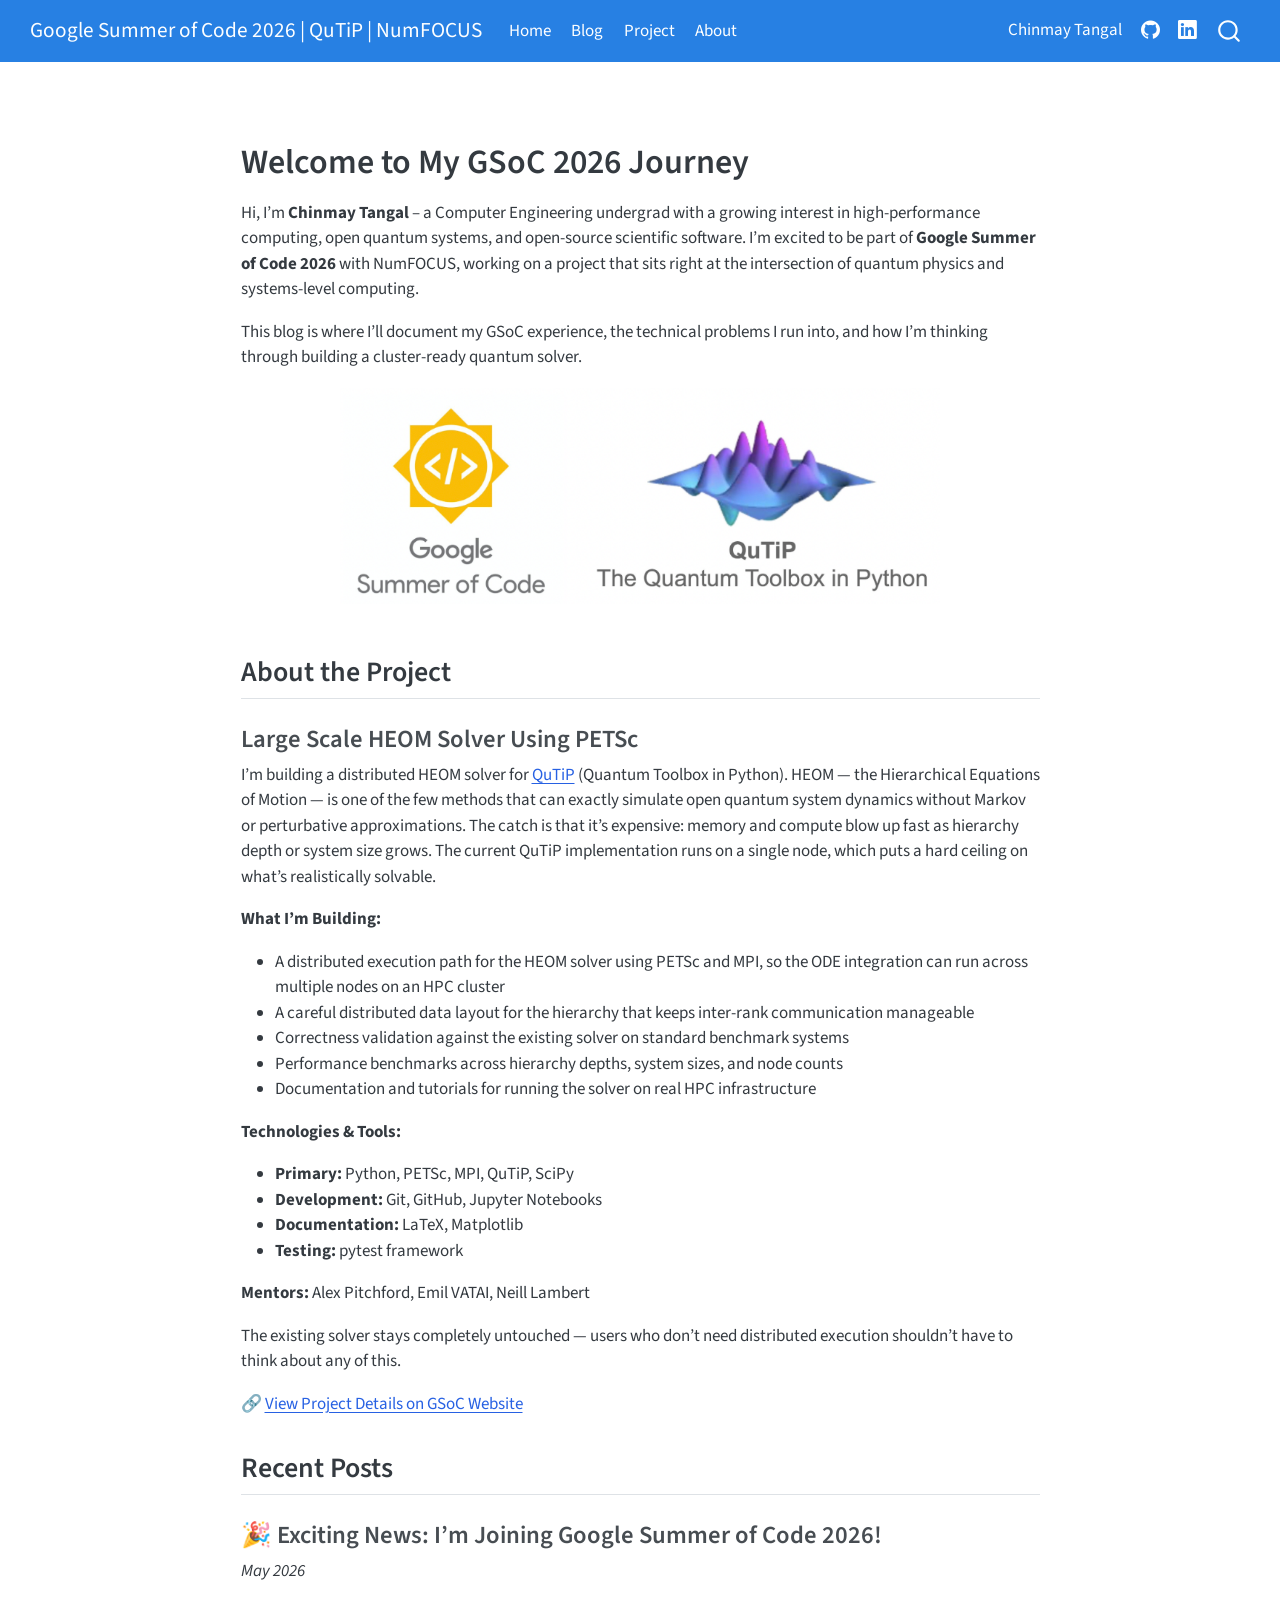
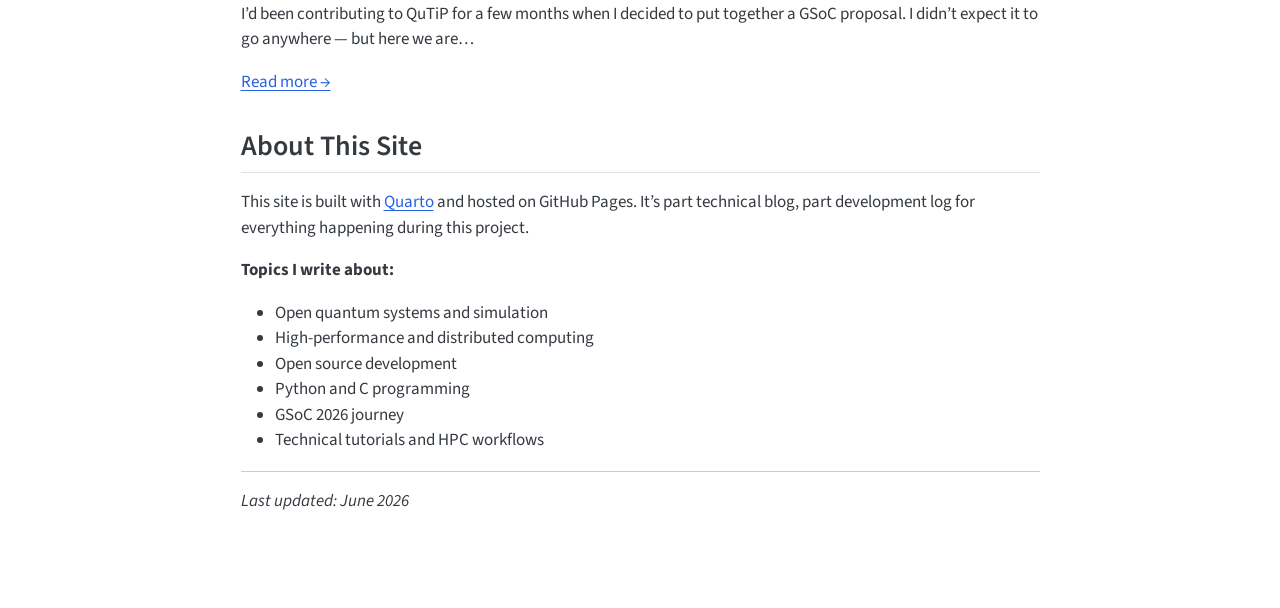
<file: docs/index.html>
<!DOCTYPE html>
<html xmlns="http://www.w3.org/1999/xhtml" lang="en" xml:lang="en"><head>

<meta charset="utf-8">
<meta name="generator" content="quarto-1.9.38">

<meta name="viewport" content="width=device-width, initial-scale=1.0, user-scalable=yes">


<title>Google Summer of Code 2026 | QuTiP | NumFOCUS</title>
<style>
/* Default styles provided by pandoc.
** See https://pandoc.org/MANUAL.html#variables-for-html for config info.
*/
code{white-space: pre-wrap;}
span.smallcaps{font-variant: small-caps;}
div.columns{display: flex; gap: min(4vw, 1.5em);}
div.column{flex: auto; overflow-x: auto;}
div.hanging-indent{margin-left: 1.5em; text-indent: -1.5em;}
ul.task-list{list-style: none;}
ul.task-list li input[type="checkbox"] {
  width: 0.8em;
  margin: 0 0.8em 0.2em -1em; /* quarto-specific, see https://github.com/quarto-dev/quarto-cli/issues/4556 */ 
  vertical-align: middle;
}
</style>


<script src="site_libs/quarto-nav/quarto-nav.js"></script>
<script src="site_libs/quarto-nav/headroom.min.js"></script>
<script src="site_libs/clipboard/clipboard.min.js"></script>
<script src="site_libs/quarto-search/autocomplete.umd.js"></script>
<script src="site_libs/quarto-search/fuse.min.js"></script>
<script src="site_libs/quarto-search/quarto-search.js"></script>
<meta name="quarto:offset" content="./">
<script src="site_libs/quarto-html/quarto.js" type="module"></script>
<script src="site_libs/quarto-html/tabsets/tabsets.js" type="module"></script>
<script src="site_libs/quarto-html/popper.min.js"></script>
<script src="site_libs/quarto-html/tippy.umd.min.js"></script>
<script src="site_libs/quarto-html/anchor.min.js"></script>
<link href="site_libs/quarto-html/tippy.css" rel="stylesheet">
<link href="site_libs/quarto-html/quarto-syntax-highlighting-15634bcf2e68342d4ad2dfa704d543f6.css" rel="stylesheet" id="quarto-text-highlighting-styles">
<script src="site_libs/bootstrap/bootstrap.min.js"></script>
<link href="site_libs/bootstrap/bootstrap-icons.css" rel="stylesheet">
<link href="site_libs/bootstrap/bootstrap-32a889d5c8f61d3f0f5c05f30bc27df8.min.css" rel="stylesheet" append-hash="true" id="quarto-bootstrap" data-mode="light">
<script id="quarto-search-options" type="application/json">{
  "location": "navbar",
  "copy-button": false,
  "collapse-after": 3,
  "panel-placement": "end",
  "type": "overlay",
  "limit": 50,
  "keyboard-shortcut": [
    "f",
    "/",
    "s"
  ],
  "show-item-context": false,
  "language": {
    "search-no-results-text": "No results",
    "search-matching-documents-text": "matching documents",
    "search-copy-link-title": "Copy link to search",
    "search-hide-matches-text": "Hide additional matches",
    "search-more-match-text": "more match in this document",
    "search-more-matches-text": "more matches in this document",
    "search-clear-button-title": "Clear",
    "search-text-placeholder": "",
    "search-detached-cancel-button-title": "Cancel",
    "search-submit-button-title": "Submit",
    "search-label": "Search"
  }
}</script>


<link rel="stylesheet" href="styles.css">
</head>

<body class="nav-fixed fullcontent quarto-light">

<div id="quarto-search-results"></div>
  <header id="quarto-header" class="headroom fixed-top quarto-banner">
    <nav class="navbar navbar-expand-lg " data-bs-theme="dark">
      <div class="navbar-container container-fluid">
      <div class="navbar-brand-container mx-auto">
    <a class="navbar-brand" href="./index.html">
    <span class="navbar-title">Google Summer of Code 2026 | QuTiP | NumFOCUS</span>
    </a>
  </div>
            <div id="quarto-search" class="" title="Search"></div>
          <button class="navbar-toggler" type="button" data-bs-toggle="collapse" data-bs-target="#navbarCollapse" aria-controls="navbarCollapse" role="menu" aria-expanded="false" aria-label="Toggle navigation" onclick="if (window.quartoToggleHeadroom) { window.quartoToggleHeadroom(); }">
  <span class="navbar-toggler-icon"></span>
</button>
          <div class="collapse navbar-collapse" id="navbarCollapse">
            <ul class="navbar-nav navbar-nav-scroll me-auto">
  <li class="nav-item">
    <a class="nav-link active" href="./index.html" aria-current="page"> 
<span class="menu-text">Home</span></a>
  </li>  
  <li class="nav-item">
    <a class="nav-link" href="./blog.html"> 
<span class="menu-text">Blog</span></a>
  </li>  
  <li class="nav-item">
    <a class="nav-link" href="./project.html"> 
<span class="menu-text">Project</span></a>
  </li>  
  <li class="nav-item">
    <a class="nav-link" href="./about.html"> 
<span class="menu-text">About</span></a>
  </li>  
</ul>
            <ul class="navbar-nav navbar-nav-scroll ms-auto">
  <li class="nav-item">
    <span class="nav-link">
<span class="menu-text">Chinmay Tangal</span>
    </span>
  </li>  
  <li class="nav-item compact">
    <a class="nav-link" href="https://github.com/Chinmay-Tangal"> <i class="bi bi-github" role="img">
</i> 
<span class="menu-text"></span></a>
  </li>  
  <li class="nav-item compact">
    <a class="nav-link" href="https://linkedin.com/in/chinmay-tangal"> <i class="bi bi-linkedin" role="img">
</i> 
<span class="menu-text"></span></a>
  </li>  
</ul>
          </div> <!-- /navcollapse -->
            <div class="quarto-navbar-tools">
</div>
      </div> <!-- /container-fluid -->
    </nav>
</header>
<!-- content -->
<header id="title-block-header" class="quarto-title-block"></header><div id="quarto-content" class="quarto-container page-columns page-rows-contents page-layout-article page-navbar">
<!-- sidebar -->
<!-- margin-sidebar -->
    
<!-- main -->
<main class="content quarto-banner-title-block" id="quarto-document-content">




<section id="welcome-to-my-gsoc-2026-journey" class="level1">
<h1>Welcome to My GSoC 2026 Journey</h1>
<p>Hi, I’m <strong>Chinmay Tangal</strong> – a Computer Engineering undergrad with a growing interest in high-performance computing, open quantum systems, and open-source scientific software. I’m excited to be part of <strong>Google Summer of Code 2026</strong> with NumFOCUS, working on a project that sits right at the intersection of quantum physics and systems-level computing.</p>
<p>This blog is where I’ll document my GSoC experience, the technical problems I run into, and how I’m thinking through building a cluster-ready quantum solver.</p>
<div class="quarto-figure quarto-figure-center">
<figure class="figure">
<p><img src="Images/thumb.png" class="img-fluid quarto-figure quarto-figure-center figure-img" style="width:75.0%"></p>
</figure>
</div>
<section id="about-the-project" class="level2">
<h2 class="anchored" data-anchor-id="about-the-project">About the Project</h2>
<section id="large-scale-heom-solver-using-petsc" class="level3">
<h3 class="anchored" data-anchor-id="large-scale-heom-solver-using-petsc">Large Scale HEOM Solver Using PETSc</h3>
<p>I’m building a distributed HEOM solver for <a href="https://qutip.org/">QuTiP</a> (Quantum Toolbox in Python). HEOM — the Hierarchical Equations of Motion — is one of the few methods that can exactly simulate open quantum system dynamics without Markov or perturbative approximations. The catch is that it’s expensive: memory and compute blow up fast as hierarchy depth or system size grows. The current QuTiP implementation runs on a single node, which puts a hard ceiling on what’s realistically solvable.</p>
<p><strong>What I’m Building:</strong></p>
<ul>
<li>A distributed execution path for the HEOM solver using PETSc and MPI, so the ODE integration can run across multiple nodes on an HPC cluster</li>
<li>A careful distributed data layout for the hierarchy that keeps inter-rank communication manageable</li>
<li>Correctness validation against the existing solver on standard benchmark systems</li>
<li>Performance benchmarks across hierarchy depths, system sizes, and node counts</li>
<li>Documentation and tutorials for running the solver on real HPC infrastructure</li>
</ul>
<p><strong>Technologies &amp; Tools:</strong></p>
<ul>
<li><strong>Primary:</strong> Python, PETSc, MPI, QuTiP, SciPy</li>
<li><strong>Development:</strong> Git, GitHub, Jupyter Notebooks</li>
<li><strong>Documentation:</strong> LaTeX, Matplotlib</li>
<li><strong>Testing:</strong> pytest framework</li>
</ul>
<p><strong>Mentors:</strong> Alex Pitchford, Emil VATAI, Neill Lambert</p>
<p>The existing solver stays completely untouched — users who don’t need distributed execution shouldn’t have to think about any of this.</p>
<p>🔗 <strong><a href="https://summerofcode.withgoogle.com/">View Project Details on GSoC Website</a></strong></p>
</section>
</section>
<section id="recent-posts" class="level2">
<h2 class="anchored" data-anchor-id="recent-posts">Recent Posts</h2>
<section id="exciting-news-im-joining-google-summer-of-code-2026" class="level3">
<h3 class="anchored" data-anchor-id="exciting-news-im-joining-google-summer-of-code-2026">🎉 Exciting News: I’m Joining Google Summer of Code 2026!</h3>
<p><em>May 2026</em></p>
<p>I’d been contributing to QuTiP for a few months when I decided to put together a GSoC proposal. I didn’t expect it to go anywhere — but here we are…</p>
<p><a href="./posts/intro/gsoc-selection.html">Read more →</a></p>
</section>
</section>
<section id="about-this-site" class="level2">
<h2 class="anchored" data-anchor-id="about-this-site">About This Site</h2>
<p>This site is built with <a href="https://quarto.org">Quarto</a> and hosted on GitHub Pages. It’s part technical blog, part development log for everything happening during this project.</p>
<p><strong>Topics I write about:</strong></p>
<ul>
<li>Open quantum systems and simulation</li>
<li>High-performance and distributed computing</li>
<li>Open source development</li>
<li>Python and C programming</li>
<li>GSoC 2026 journey</li>
<li>Technical tutorials and HPC workflows</li>
</ul>
<hr>
<p><em>Last updated: June 2026</em></p>


</section>
</section>

</main> <!-- /main -->
<script id="quarto-html-after-body" type="application/javascript">
  window.document.addEventListener("DOMContentLoaded", function (event) {
    const icon = "";
    const anchorJS = new window.AnchorJS();
    anchorJS.options = {
      placement: 'right',
      icon: icon
    };
    anchorJS.add('.anchored');
    const isCodeAnnotation = (el) => {
      for (const clz of el.classList) {
        if (clz.startsWith('code-annotation-')) {                     
          return true;
        }
      }
      return false;
    }
    const onCopySuccess = function(e) {
      // button target
      const button = e.trigger;
      // don't keep focus
      button.blur();
      // flash "checked"
      button.classList.add('code-copy-button-checked');
      var currentTitle = button.getAttribute("title");
      button.setAttribute("title", "Copied!");
      let tooltip;
      if (window.bootstrap) {
        button.setAttribute("data-bs-toggle", "tooltip");
        button.setAttribute("data-bs-placement", "left");
        button.setAttribute("data-bs-title", "Copied!");
        tooltip = new bootstrap.Tooltip(button, 
          { trigger: "manual", 
            customClass: "code-copy-button-tooltip",
            offset: [0, -8]});
        tooltip.show();    
      }
      setTimeout(function() {
        if (tooltip) {
          tooltip.hide();
          button.removeAttribute("data-bs-title");
          button.removeAttribute("data-bs-toggle");
          button.removeAttribute("data-bs-placement");
        }
        button.setAttribute("title", currentTitle);
        button.classList.remove('code-copy-button-checked');
      }, 1000);
      // clear code selection
      e.clearSelection();
    }
    const getTextToCopy = function(trigger) {
      const outerScaffold = trigger.parentElement.cloneNode(true);
      const codeEl = outerScaffold.querySelector('code');
      for (const childEl of codeEl.children) {
        if (isCodeAnnotation(childEl)) {
          childEl.remove();
        }
      }
      return codeEl.innerText;
    }
    const clipboard = new window.ClipboardJS('.code-copy-button:not([data-in-quarto-modal])', {
      text: getTextToCopy
    });
    clipboard.on('success', onCopySuccess);
    if (window.document.getElementById('quarto-embedded-source-code-modal')) {
      const clipboardModal = new window.ClipboardJS('.code-copy-button[data-in-quarto-modal]', {
        text: getTextToCopy,
        container: window.document.getElementById('quarto-embedded-source-code-modal')
      });
      clipboardModal.on('success', onCopySuccess);
    }
      var localhostRegex = new RegExp(/^(?:http|https):\/\/localhost\:?[0-9]*\//);
      var mailtoRegex = new RegExp(/^mailto:/);
        var filterRegex = new RegExp('/' + window.location.host + '/');
      var isInternal = (href) => {
          return filterRegex.test(href) || localhostRegex.test(href) || mailtoRegex.test(href);
      }
      // Inspect non-navigation links and adorn them if external
     var links = window.document.querySelectorAll('a[href]:not(.nav-link):not(.navbar-brand):not(.toc-action):not(.sidebar-link):not(.sidebar-item-toggle):not(.pagination-link):not(.no-external):not([aria-hidden]):not(.dropdown-item):not(.quarto-navigation-tool):not(.about-link)');
      for (var i=0; i<links.length; i++) {
        const link = links[i];
        if (!isInternal(link.href)) {
          // undo the damage that might have been done by quarto-nav.js in the case of
          // links that we want to consider external
          if (link.dataset.originalHref !== undefined) {
            link.href = link.dataset.originalHref;
          }
        }
      }
    function tippyHover(el, contentFn, onTriggerFn, onUntriggerFn) {
      const config = {
        allowHTML: true,
        maxWidth: 500,
        delay: 100,
        arrow: false,
        appendTo: function(el) {
            return el.parentElement;
        },
        interactive: true,
        interactiveBorder: 10,
        theme: 'quarto',
        placement: 'bottom-start',
      };
      if (contentFn) {
        config.content = contentFn;
      }
      if (onTriggerFn) {
        config.onTrigger = onTriggerFn;
      }
      if (onUntriggerFn) {
        config.onUntrigger = onUntriggerFn;
      }
      window.tippy(el, config); 
    }
    const noterefs = window.document.querySelectorAll('a[role="doc-noteref"]');
    for (var i=0; i<noterefs.length; i++) {
      const ref = noterefs[i];
      tippyHover(ref, function() {
        // use id or data attribute instead here
        let href = ref.getAttribute('data-footnote-href') || ref.getAttribute('href');
        try { href = new URL(href).hash; } catch {}
        const id = href.replace(/^#\/?/, "");
        const note = window.document.getElementById(id);
        if (note) {
          return note.innerHTML;
        } else {
          return "";
        }
      });
    }
    const xrefs = window.document.querySelectorAll('a.quarto-xref');
    const processXRef = (id, note) => {
      // Strip column container classes
      const stripColumnClz = (el) => {
        el.classList.remove("page-full", "page-columns");
        if (el.children) {
          for (const child of el.children) {
            stripColumnClz(child);
          }
        }
      }
      stripColumnClz(note)
      if (id === null || id.startsWith('sec-')) {
        // Special case sections, only their first couple elements
        const container = document.createElement("div");
        if (note.children && note.children.length > 2) {
          container.appendChild(note.children[0].cloneNode(true));
          for (let i = 1; i < note.children.length; i++) {
            const child = note.children[i];
            if (child.tagName === "P" && child.innerText === "") {
              continue;
            } else {
              container.appendChild(child.cloneNode(true));
              break;
            }
          }
          if (window.Quarto?.typesetMath) {
            window.Quarto.typesetMath(container);
          }
          return container.innerHTML
        } else {
          if (window.Quarto?.typesetMath) {
            window.Quarto.typesetMath(note);
          }
          return note.innerHTML;
        }
      } else {
        // Remove any anchor links if they are present
        const anchorLink = note.querySelector('a.anchorjs-link');
        if (anchorLink) {
          anchorLink.remove();
        }
        if (window.Quarto?.typesetMath) {
          window.Quarto.typesetMath(note);
        }
        if (note.classList.contains("callout")) {
          return note.outerHTML;
        } else {
          return note.innerHTML;
        }
      }
    }
    for (var i=0; i<xrefs.length; i++) {
      const xref = xrefs[i];
      tippyHover(xref, undefined, function(instance) {
        instance.disable();
        let url = xref.getAttribute('href');
        let hash = undefined; 
        if (url.startsWith('#')) {
          hash = url;
        } else {
          try { hash = new URL(url).hash; } catch {}
        }
        if (hash) {
          const id = hash.replace(/^#\/?/, "");
          const note = window.document.getElementById(id);
          if (note !== null) {
            try {
              const html = processXRef(id, note.cloneNode(true));
              instance.setContent(html);
            } finally {
              instance.enable();
              instance.show();
            }
          } else {
            // See if we can fetch this
            fetch(url.split('#')[0])
            .then(res => res.text())
            .then(html => {
              const parser = new DOMParser();
              const htmlDoc = parser.parseFromString(html, "text/html");
              const note = htmlDoc.getElementById(id);
              if (note !== null) {
                const html = processXRef(id, note);
                instance.setContent(html);
              } 
            }).finally(() => {
              instance.enable();
              instance.show();
            });
          }
        } else {
          // See if we can fetch a full url (with no hash to target)
          // This is a special case and we should probably do some content thinning / targeting
          fetch(url)
          .then(res => res.text())
          .then(html => {
            const parser = new DOMParser();
            const htmlDoc = parser.parseFromString(html, "text/html");
            const note = htmlDoc.querySelector('main.content');
            if (note !== null) {
              // This should only happen for chapter cross references
              // (since there is no id in the URL)
              // remove the first header
              if (note.children.length > 0 && note.children[0].tagName === "HEADER") {
                note.children[0].remove();
              }
              const html = processXRef(null, note);
              instance.setContent(html);
            } 
          }).finally(() => {
            instance.enable();
            instance.show();
          });
        }
      }, function(instance) {
      });
    }
        let selectedAnnoteEl;
        const selectorForAnnotation = ( cell, annotation) => {
          let cellAttr = 'data-code-cell="' + cell + '"';
          let lineAttr = 'data-code-annotation="' +  annotation + '"';
          const selector = 'span[' + cellAttr + '][' + lineAttr + ']';
          return selector;
        }
        const selectCodeLines = (annoteEl) => {
          const doc = window.document;
          const targetCell = annoteEl.getAttribute("data-target-cell");
          const targetAnnotation = annoteEl.getAttribute("data-target-annotation");
          const annoteSpan = window.document.querySelector(selectorForAnnotation(targetCell, targetAnnotation));
          const lines = annoteSpan.getAttribute("data-code-lines").split(",");
          const lineIds = lines.map((line) => {
            return targetCell + "-" + line;
          })
          let top = null;
          let height = null;
          let parent = null;
          if (lineIds.length > 0) {
              //compute the position of the single el (top and bottom and make a div)
              const el = window.document.getElementById(lineIds[0]);
              top = el.offsetTop;
              height = el.offsetHeight;
              parent = el.parentElement.parentElement;
            if (lineIds.length > 1) {
              const lastEl = window.document.getElementById(lineIds[lineIds.length - 1]);
              const bottom = lastEl.offsetTop + lastEl.offsetHeight;
              height = bottom - top;
            }
            if (top !== null && height !== null && parent !== null) {
              // cook up a div (if necessary) and position it 
              let div = window.document.getElementById("code-annotation-line-highlight");
              if (div === null) {
                div = window.document.createElement("div");
                div.setAttribute("id", "code-annotation-line-highlight");
                div.style.position = 'absolute';
                parent.appendChild(div);
              }
              div.style.top = top - 2 + "px";
              div.style.height = height + 4 + "px";
              div.style.left = 0;
              let gutterDiv = window.document.getElementById("code-annotation-line-highlight-gutter");
              if (gutterDiv === null) {
                gutterDiv = window.document.createElement("div");
                gutterDiv.setAttribute("id", "code-annotation-line-highlight-gutter");
                gutterDiv.style.position = 'absolute';
                const codeCell = window.document.getElementById(targetCell);
                const gutter = codeCell.querySelector('.code-annotation-gutter');
                gutter.appendChild(gutterDiv);
              }
              gutterDiv.style.top = top - 2 + "px";
              gutterDiv.style.height = height + 4 + "px";
            }
            selectedAnnoteEl = annoteEl;
          }
        };
        const unselectCodeLines = () => {
          const elementsIds = ["code-annotation-line-highlight", "code-annotation-line-highlight-gutter"];
          elementsIds.forEach((elId) => {
            const div = window.document.getElementById(elId);
            if (div) {
              div.remove();
            }
          });
          selectedAnnoteEl = undefined;
        };
          // Handle positioning of the toggle
      window.addEventListener(
        "resize",
        throttle(() => {
          elRect = undefined;
          if (selectedAnnoteEl) {
            selectCodeLines(selectedAnnoteEl);
          }
        }, 10)
      );
      function throttle(fn, ms) {
      let throttle = false;
      let timer;
        return (...args) => {
          if(!throttle) { // first call gets through
              fn.apply(this, args);
              throttle = true;
          } else { // all the others get throttled
              if(timer) clearTimeout(timer); // cancel #2
              timer = setTimeout(() => {
                fn.apply(this, args);
                timer = throttle = false;
              }, ms);
          }
        };
      }
        // Attach click handler to the DT
        const annoteDls = window.document.querySelectorAll('dt[data-target-cell]');
        for (const annoteDlNode of annoteDls) {
          annoteDlNode.addEventListener('click', (event) => {
            const clickedEl = event.target;
            if (clickedEl !== selectedAnnoteEl) {
              unselectCodeLines();
              const activeEl = window.document.querySelector('dt[data-target-cell].code-annotation-active');
              if (activeEl) {
                activeEl.classList.remove('code-annotation-active');
              }
              selectCodeLines(clickedEl);
              clickedEl.classList.add('code-annotation-active');
            } else {
              // Unselect the line
              unselectCodeLines();
              clickedEl.classList.remove('code-annotation-active');
            }
          });
        }
    const findCites = (el) => {
      const parentEl = el.parentElement;
      if (parentEl) {
        const cites = parentEl.dataset.cites;
        if (cites) {
          return {
            el,
            cites: cites.split(' ')
          };
        } else {
          return findCites(el.parentElement)
        }
      } else {
        return undefined;
      }
    };
    var bibliorefs = window.document.querySelectorAll('a[role="doc-biblioref"]');
    for (var i=0; i<bibliorefs.length; i++) {
      const ref = bibliorefs[i];
      const citeInfo = findCites(ref);
      if (citeInfo) {
        tippyHover(citeInfo.el, function() {
          var popup = window.document.createElement('div');
          citeInfo.cites.forEach(function(cite) {
            var citeDiv = window.document.createElement('div');
            citeDiv.classList.add('hanging-indent');
            citeDiv.classList.add('csl-entry');
            var biblioDiv = window.document.getElementById('ref-' + cite);
            if (biblioDiv) {
              citeDiv.innerHTML = biblioDiv.innerHTML;
            }
            popup.appendChild(citeDiv);
          });
          return popup.innerHTML;
        });
      }
    }
  });
  </script>
</div> <!-- /content -->




</body></html>
</file>
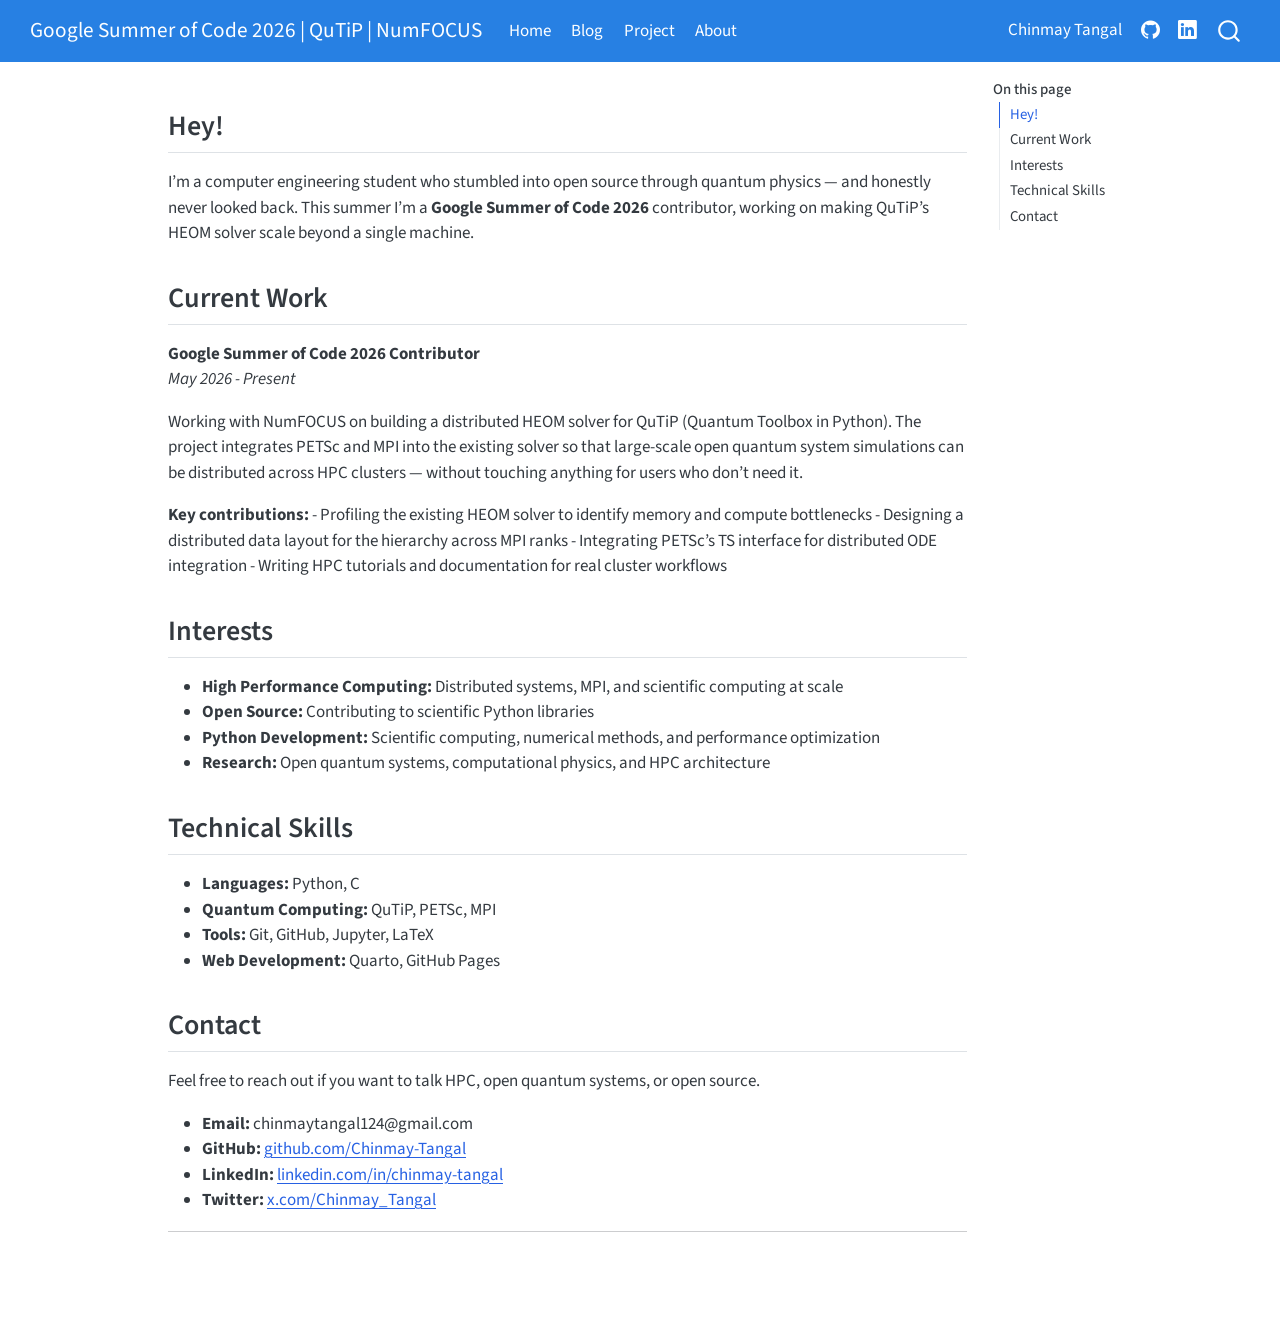
<file: docs/about.html>
<!DOCTYPE html>
<html xmlns="http://www.w3.org/1999/xhtml" lang="en" xml:lang="en"><head>

<meta charset="utf-8">
<meta name="generator" content="quarto-1.9.38">

<meta name="viewport" content="width=device-width, initial-scale=1.0, user-scalable=yes">


<title>about – Google Summer of Code 2026 | QuTiP | NumFOCUS</title>
<style>
/* Default styles provided by pandoc.
** See https://pandoc.org/MANUAL.html#variables-for-html for config info.
*/
code{white-space: pre-wrap;}
span.smallcaps{font-variant: small-caps;}
div.columns{display: flex; gap: min(4vw, 1.5em);}
div.column{flex: auto; overflow-x: auto;}
div.hanging-indent{margin-left: 1.5em; text-indent: -1.5em;}
ul.task-list{list-style: none;}
ul.task-list li input[type="checkbox"] {
  width: 0.8em;
  margin: 0 0.8em 0.2em -1em; /* quarto-specific, see https://github.com/quarto-dev/quarto-cli/issues/4556 */ 
  vertical-align: middle;
}
</style>


<script src="site_libs/quarto-nav/quarto-nav.js"></script>
<script src="site_libs/quarto-nav/headroom.min.js"></script>
<script src="site_libs/clipboard/clipboard.min.js"></script>
<script src="site_libs/quarto-search/autocomplete.umd.js"></script>
<script src="site_libs/quarto-search/fuse.min.js"></script>
<script src="site_libs/quarto-search/quarto-search.js"></script>
<meta name="quarto:offset" content="./">
<script src="site_libs/quarto-html/quarto.js" type="module"></script>
<script src="site_libs/quarto-html/tabsets/tabsets.js" type="module"></script>
<script src="site_libs/quarto-html/popper.min.js"></script>
<script src="site_libs/quarto-html/tippy.umd.min.js"></script>
<script src="site_libs/quarto-html/anchor.min.js"></script>
<link href="site_libs/quarto-html/tippy.css" rel="stylesheet">
<link href="site_libs/quarto-html/quarto-syntax-highlighting-15634bcf2e68342d4ad2dfa704d543f6.css" rel="stylesheet" id="quarto-text-highlighting-styles">
<script src="site_libs/bootstrap/bootstrap.min.js"></script>
<link href="site_libs/bootstrap/bootstrap-icons.css" rel="stylesheet">
<link href="site_libs/bootstrap/bootstrap-32a889d5c8f61d3f0f5c05f30bc27df8.min.css" rel="stylesheet" append-hash="true" id="quarto-bootstrap" data-mode="light">
<script id="quarto-search-options" type="application/json">{
  "location": "navbar",
  "copy-button": false,
  "collapse-after": 3,
  "panel-placement": "end",
  "type": "overlay",
  "limit": 50,
  "keyboard-shortcut": [
    "f",
    "/",
    "s"
  ],
  "show-item-context": false,
  "language": {
    "search-no-results-text": "No results",
    "search-matching-documents-text": "matching documents",
    "search-copy-link-title": "Copy link to search",
    "search-hide-matches-text": "Hide additional matches",
    "search-more-match-text": "more match in this document",
    "search-more-matches-text": "more matches in this document",
    "search-clear-button-title": "Clear",
    "search-text-placeholder": "",
    "search-detached-cancel-button-title": "Cancel",
    "search-submit-button-title": "Submit",
    "search-label": "Search"
  }
}</script>


<link rel="stylesheet" href="styles.css">
</head>

<body class="nav-fixed quarto-light">

<div id="quarto-search-results"></div>
  <header id="quarto-header" class="headroom fixed-top">
    <nav class="navbar navbar-expand-lg " data-bs-theme="dark">
      <div class="navbar-container container-fluid">
      <div class="navbar-brand-container mx-auto">
    <a class="navbar-brand" href="./index.html">
    <span class="navbar-title">Google Summer of Code 2026 | QuTiP | NumFOCUS</span>
    </a>
  </div>
            <div id="quarto-search" class="" title="Search"></div>
          <button class="navbar-toggler" type="button" data-bs-toggle="collapse" data-bs-target="#navbarCollapse" aria-controls="navbarCollapse" role="menu" aria-expanded="false" aria-label="Toggle navigation" onclick="if (window.quartoToggleHeadroom) { window.quartoToggleHeadroom(); }">
  <span class="navbar-toggler-icon"></span>
</button>
          <div class="collapse navbar-collapse" id="navbarCollapse">
            <ul class="navbar-nav navbar-nav-scroll me-auto">
  <li class="nav-item">
    <a class="nav-link" href="./index.html"> 
<span class="menu-text">Home</span></a>
  </li>  
  <li class="nav-item">
    <a class="nav-link" href="./blog.html"> 
<span class="menu-text">Blog</span></a>
  </li>  
  <li class="nav-item">
    <a class="nav-link" href="./project.html"> 
<span class="menu-text">Project</span></a>
  </li>  
  <li class="nav-item">
    <a class="nav-link active" href="./about.html" aria-current="page"> 
<span class="menu-text">About</span></a>
  </li>  
</ul>
            <ul class="navbar-nav navbar-nav-scroll ms-auto">
  <li class="nav-item">
    <span class="nav-link">
<span class="menu-text">Chinmay Tangal</span>
    </span>
  </li>  
  <li class="nav-item compact">
    <a class="nav-link" href="https://github.com/Chinmay-Tangal"> <i class="bi bi-github" role="img">
</i> 
<span class="menu-text"></span></a>
  </li>  
  <li class="nav-item compact">
    <a class="nav-link" href="https://linkedin.com/in/chinmay-tangal"> <i class="bi bi-linkedin" role="img">
</i> 
<span class="menu-text"></span></a>
  </li>  
</ul>
          </div> <!-- /navcollapse -->
            <div class="quarto-navbar-tools">
</div>
      </div> <!-- /container-fluid -->
    </nav>
</header>
<!-- content -->
<div id="quarto-content" class="quarto-container page-columns page-rows-contents page-layout-article page-navbar">
<!-- sidebar -->
<!-- margin-sidebar -->
    <div id="quarto-margin-sidebar" class="sidebar margin-sidebar">
        <nav id="TOC" role="doc-toc" class="toc-active">
    <h2 id="toc-title">On this page</h2>
   
  <ul>
  <li><a href="#hey" id="toc-hey" class="nav-link active" data-scroll-target="#hey">Hey!</a></li>
  <li><a href="#current-work" id="toc-current-work" class="nav-link" data-scroll-target="#current-work">Current Work</a></li>
  <li><a href="#interests" id="toc-interests" class="nav-link" data-scroll-target="#interests">Interests</a></li>
  <li><a href="#technical-skills" id="toc-technical-skills" class="nav-link" data-scroll-target="#technical-skills">Technical Skills</a></li>
  <li><a href="#contact" id="toc-contact" class="nav-link" data-scroll-target="#contact">Contact</a></li>
  </ul>
</nav>
    </div>
<!-- main -->
<main class="content" id="quarto-document-content"><header id="title-block-header" class="quarto-title-block"></header>




<section id="hey" class="level2">
<h2 class="anchored" data-anchor-id="hey">Hey!</h2>
<p>I’m a computer engineering student who stumbled into open source through quantum physics — and honestly never looked back. This summer I’m a <strong>Google Summer of Code 2026</strong> contributor, working on making QuTiP’s HEOM solver scale beyond a single machine.</p>
</section>
<section id="current-work" class="level2">
<h2 class="anchored" data-anchor-id="current-work">Current Work</h2>
<p><strong>Google Summer of Code 2026 Contributor</strong><br>
<em>May 2026 - Present</em></p>
<p>Working with NumFOCUS on building a distributed HEOM solver for QuTiP (Quantum Toolbox in Python). The project integrates PETSc and MPI into the existing solver so that large-scale open quantum system simulations can be distributed across HPC clusters — without touching anything for users who don’t need it.</p>
<p><strong>Key contributions:</strong> - Profiling the existing HEOM solver to identify memory and compute bottlenecks - Designing a distributed data layout for the hierarchy across MPI ranks - Integrating PETSc’s TS interface for distributed ODE integration - Writing HPC tutorials and documentation for real cluster workflows</p>
</section>
<section id="interests" class="level2">
<h2 class="anchored" data-anchor-id="interests">Interests</h2>
<ul>
<li><strong>High Performance Computing:</strong> Distributed systems, MPI, and scientific computing at scale</li>
<li><strong>Open Source:</strong> Contributing to scientific Python libraries</li>
<li><strong>Python Development:</strong> Scientific computing, numerical methods, and performance optimization</li>
<li><strong>Research:</strong> Open quantum systems, computational physics, and HPC architecture</li>
</ul>
</section>
<section id="technical-skills" class="level2">
<h2 class="anchored" data-anchor-id="technical-skills">Technical Skills</h2>
<ul>
<li><strong>Languages:</strong> Python, C</li>
<li><strong>Quantum Computing:</strong> QuTiP, PETSc, MPI</li>
<li><strong>Tools:</strong> Git, GitHub, Jupyter, LaTeX</li>
<li><strong>Web Development:</strong> Quarto, GitHub Pages</li>
</ul>
</section>
<section id="contact" class="level2">
<h2 class="anchored" data-anchor-id="contact">Contact</h2>
<p>Feel free to reach out if you want to talk HPC, open quantum systems, or open source.</p>
<ul>
<li><strong>Email:</strong> chinmaytangal124@gmail.com</li>
<li><strong>GitHub:</strong> <a href="https://github.com/Chinmay-Tangal">github.com/Chinmay-Tangal</a></li>
<li><strong>LinkedIn:</strong> <a href="https://linkedin.com/in/chinmay-tangal">linkedin.com/in/chinmay-tangal</a></li>
<li><strong>Twitter:</strong> <a href="https://x.com/Chinmay_Tangal">x.com/Chinmay_Tangal</a></li>
</ul>
<hr>


</section>

</main> <!-- /main -->
<script id="quarto-html-after-body" type="application/javascript">
  window.document.addEventListener("DOMContentLoaded", function (event) {
    const icon = "";
    const anchorJS = new window.AnchorJS();
    anchorJS.options = {
      placement: 'right',
      icon: icon
    };
    anchorJS.add('.anchored');
    const isCodeAnnotation = (el) => {
      for (const clz of el.classList) {
        if (clz.startsWith('code-annotation-')) {                     
          return true;
        }
      }
      return false;
    }
    const onCopySuccess = function(e) {
      // button target
      const button = e.trigger;
      // don't keep focus
      button.blur();
      // flash "checked"
      button.classList.add('code-copy-button-checked');
      var currentTitle = button.getAttribute("title");
      button.setAttribute("title", "Copied!");
      let tooltip;
      if (window.bootstrap) {
        button.setAttribute("data-bs-toggle", "tooltip");
        button.setAttribute("data-bs-placement", "left");
        button.setAttribute("data-bs-title", "Copied!");
        tooltip = new bootstrap.Tooltip(button, 
          { trigger: "manual", 
            customClass: "code-copy-button-tooltip",
            offset: [0, -8]});
        tooltip.show();    
      }
      setTimeout(function() {
        if (tooltip) {
          tooltip.hide();
          button.removeAttribute("data-bs-title");
          button.removeAttribute("data-bs-toggle");
          button.removeAttribute("data-bs-placement");
        }
        button.setAttribute("title", currentTitle);
        button.classList.remove('code-copy-button-checked');
      }, 1000);
      // clear code selection
      e.clearSelection();
    }
    const getTextToCopy = function(trigger) {
      const outerScaffold = trigger.parentElement.cloneNode(true);
      const codeEl = outerScaffold.querySelector('code');
      for (const childEl of codeEl.children) {
        if (isCodeAnnotation(childEl)) {
          childEl.remove();
        }
      }
      return codeEl.innerText;
    }
    const clipboard = new window.ClipboardJS('.code-copy-button:not([data-in-quarto-modal])', {
      text: getTextToCopy
    });
    clipboard.on('success', onCopySuccess);
    if (window.document.getElementById('quarto-embedded-source-code-modal')) {
      const clipboardModal = new window.ClipboardJS('.code-copy-button[data-in-quarto-modal]', {
        text: getTextToCopy,
        container: window.document.getElementById('quarto-embedded-source-code-modal')
      });
      clipboardModal.on('success', onCopySuccess);
    }
      var localhostRegex = new RegExp(/^(?:http|https):\/\/localhost\:?[0-9]*\//);
      var mailtoRegex = new RegExp(/^mailto:/);
        var filterRegex = new RegExp('/' + window.location.host + '/');
      var isInternal = (href) => {
          return filterRegex.test(href) || localhostRegex.test(href) || mailtoRegex.test(href);
      }
      // Inspect non-navigation links and adorn them if external
     var links = window.document.querySelectorAll('a[href]:not(.nav-link):not(.navbar-brand):not(.toc-action):not(.sidebar-link):not(.sidebar-item-toggle):not(.pagination-link):not(.no-external):not([aria-hidden]):not(.dropdown-item):not(.quarto-navigation-tool):not(.about-link)');
      for (var i=0; i<links.length; i++) {
        const link = links[i];
        if (!isInternal(link.href)) {
          // undo the damage that might have been done by quarto-nav.js in the case of
          // links that we want to consider external
          if (link.dataset.originalHref !== undefined) {
            link.href = link.dataset.originalHref;
          }
        }
      }
    function tippyHover(el, contentFn, onTriggerFn, onUntriggerFn) {
      const config = {
        allowHTML: true,
        maxWidth: 500,
        delay: 100,
        arrow: false,
        appendTo: function(el) {
            return el.parentElement;
        },
        interactive: true,
        interactiveBorder: 10,
        theme: 'quarto',
        placement: 'bottom-start',
      };
      if (contentFn) {
        config.content = contentFn;
      }
      if (onTriggerFn) {
        config.onTrigger = onTriggerFn;
      }
      if (onUntriggerFn) {
        config.onUntrigger = onUntriggerFn;
      }
      window.tippy(el, config); 
    }
    const noterefs = window.document.querySelectorAll('a[role="doc-noteref"]');
    for (var i=0; i<noterefs.length; i++) {
      const ref = noterefs[i];
      tippyHover(ref, function() {
        // use id or data attribute instead here
        let href = ref.getAttribute('data-footnote-href') || ref.getAttribute('href');
        try { href = new URL(href).hash; } catch {}
        const id = href.replace(/^#\/?/, "");
        const note = window.document.getElementById(id);
        if (note) {
          return note.innerHTML;
        } else {
          return "";
        }
      });
    }
    const xrefs = window.document.querySelectorAll('a.quarto-xref');
    const processXRef = (id, note) => {
      // Strip column container classes
      const stripColumnClz = (el) => {
        el.classList.remove("page-full", "page-columns");
        if (el.children) {
          for (const child of el.children) {
            stripColumnClz(child);
          }
        }
      }
      stripColumnClz(note)
      if (id === null || id.startsWith('sec-')) {
        // Special case sections, only their first couple elements
        const container = document.createElement("div");
        if (note.children && note.children.length > 2) {
          container.appendChild(note.children[0].cloneNode(true));
          for (let i = 1; i < note.children.length; i++) {
            const child = note.children[i];
            if (child.tagName === "P" && child.innerText === "") {
              continue;
            } else {
              container.appendChild(child.cloneNode(true));
              break;
            }
          }
          if (window.Quarto?.typesetMath) {
            window.Quarto.typesetMath(container);
          }
          return container.innerHTML
        } else {
          if (window.Quarto?.typesetMath) {
            window.Quarto.typesetMath(note);
          }
          return note.innerHTML;
        }
      } else {
        // Remove any anchor links if they are present
        const anchorLink = note.querySelector('a.anchorjs-link');
        if (anchorLink) {
          anchorLink.remove();
        }
        if (window.Quarto?.typesetMath) {
          window.Quarto.typesetMath(note);
        }
        if (note.classList.contains("callout")) {
          return note.outerHTML;
        } else {
          return note.innerHTML;
        }
      }
    }
    for (var i=0; i<xrefs.length; i++) {
      const xref = xrefs[i];
      tippyHover(xref, undefined, function(instance) {
        instance.disable();
        let url = xref.getAttribute('href');
        let hash = undefined; 
        if (url.startsWith('#')) {
          hash = url;
        } else {
          try { hash = new URL(url).hash; } catch {}
        }
        if (hash) {
          const id = hash.replace(/^#\/?/, "");
          const note = window.document.getElementById(id);
          if (note !== null) {
            try {
              const html = processXRef(id, note.cloneNode(true));
              instance.setContent(html);
            } finally {
              instance.enable();
              instance.show();
            }
          } else {
            // See if we can fetch this
            fetch(url.split('#')[0])
            .then(res => res.text())
            .then(html => {
              const parser = new DOMParser();
              const htmlDoc = parser.parseFromString(html, "text/html");
              const note = htmlDoc.getElementById(id);
              if (note !== null) {
                const html = processXRef(id, note);
                instance.setContent(html);
              } 
            }).finally(() => {
              instance.enable();
              instance.show();
            });
          }
        } else {
          // See if we can fetch a full url (with no hash to target)
          // This is a special case and we should probably do some content thinning / targeting
          fetch(url)
          .then(res => res.text())
          .then(html => {
            const parser = new DOMParser();
            const htmlDoc = parser.parseFromString(html, "text/html");
            const note = htmlDoc.querySelector('main.content');
            if (note !== null) {
              // This should only happen for chapter cross references
              // (since there is no id in the URL)
              // remove the first header
              if (note.children.length > 0 && note.children[0].tagName === "HEADER") {
                note.children[0].remove();
              }
              const html = processXRef(null, note);
              instance.setContent(html);
            } 
          }).finally(() => {
            instance.enable();
            instance.show();
          });
        }
      }, function(instance) {
      });
    }
        let selectedAnnoteEl;
        const selectorForAnnotation = ( cell, annotation) => {
          let cellAttr = 'data-code-cell="' + cell + '"';
          let lineAttr = 'data-code-annotation="' +  annotation + '"';
          const selector = 'span[' + cellAttr + '][' + lineAttr + ']';
          return selector;
        }
        const selectCodeLines = (annoteEl) => {
          const doc = window.document;
          const targetCell = annoteEl.getAttribute("data-target-cell");
          const targetAnnotation = annoteEl.getAttribute("data-target-annotation");
          const annoteSpan = window.document.querySelector(selectorForAnnotation(targetCell, targetAnnotation));
          const lines = annoteSpan.getAttribute("data-code-lines").split(",");
          const lineIds = lines.map((line) => {
            return targetCell + "-" + line;
          })
          let top = null;
          let height = null;
          let parent = null;
          if (lineIds.length > 0) {
              //compute the position of the single el (top and bottom and make a div)
              const el = window.document.getElementById(lineIds[0]);
              top = el.offsetTop;
              height = el.offsetHeight;
              parent = el.parentElement.parentElement;
            if (lineIds.length > 1) {
              const lastEl = window.document.getElementById(lineIds[lineIds.length - 1]);
              const bottom = lastEl.offsetTop + lastEl.offsetHeight;
              height = bottom - top;
            }
            if (top !== null && height !== null && parent !== null) {
              // cook up a div (if necessary) and position it 
              let div = window.document.getElementById("code-annotation-line-highlight");
              if (div === null) {
                div = window.document.createElement("div");
                div.setAttribute("id", "code-annotation-line-highlight");
                div.style.position = 'absolute';
                parent.appendChild(div);
              }
              div.style.top = top - 2 + "px";
              div.style.height = height + 4 + "px";
              div.style.left = 0;
              let gutterDiv = window.document.getElementById("code-annotation-line-highlight-gutter");
              if (gutterDiv === null) {
                gutterDiv = window.document.createElement("div");
                gutterDiv.setAttribute("id", "code-annotation-line-highlight-gutter");
                gutterDiv.style.position = 'absolute';
                const codeCell = window.document.getElementById(targetCell);
                const gutter = codeCell.querySelector('.code-annotation-gutter');
                gutter.appendChild(gutterDiv);
              }
              gutterDiv.style.top = top - 2 + "px";
              gutterDiv.style.height = height + 4 + "px";
            }
            selectedAnnoteEl = annoteEl;
          }
        };
        const unselectCodeLines = () => {
          const elementsIds = ["code-annotation-line-highlight", "code-annotation-line-highlight-gutter"];
          elementsIds.forEach((elId) => {
            const div = window.document.getElementById(elId);
            if (div) {
              div.remove();
            }
          });
          selectedAnnoteEl = undefined;
        };
          // Handle positioning of the toggle
      window.addEventListener(
        "resize",
        throttle(() => {
          elRect = undefined;
          if (selectedAnnoteEl) {
            selectCodeLines(selectedAnnoteEl);
          }
        }, 10)
      );
      function throttle(fn, ms) {
      let throttle = false;
      let timer;
        return (...args) => {
          if(!throttle) { // first call gets through
              fn.apply(this, args);
              throttle = true;
          } else { // all the others get throttled
              if(timer) clearTimeout(timer); // cancel #2
              timer = setTimeout(() => {
                fn.apply(this, args);
                timer = throttle = false;
              }, ms);
          }
        };
      }
        // Attach click handler to the DT
        const annoteDls = window.document.querySelectorAll('dt[data-target-cell]');
        for (const annoteDlNode of annoteDls) {
          annoteDlNode.addEventListener('click', (event) => {
            const clickedEl = event.target;
            if (clickedEl !== selectedAnnoteEl) {
              unselectCodeLines();
              const activeEl = window.document.querySelector('dt[data-target-cell].code-annotation-active');
              if (activeEl) {
                activeEl.classList.remove('code-annotation-active');
              }
              selectCodeLines(clickedEl);
              clickedEl.classList.add('code-annotation-active');
            } else {
              // Unselect the line
              unselectCodeLines();
              clickedEl.classList.remove('code-annotation-active');
            }
          });
        }
    const findCites = (el) => {
      const parentEl = el.parentElement;
      if (parentEl) {
        const cites = parentEl.dataset.cites;
        if (cites) {
          return {
            el,
            cites: cites.split(' ')
          };
        } else {
          return findCites(el.parentElement)
        }
      } else {
        return undefined;
      }
    };
    var bibliorefs = window.document.querySelectorAll('a[role="doc-biblioref"]');
    for (var i=0; i<bibliorefs.length; i++) {
      const ref = bibliorefs[i];
      const citeInfo = findCites(ref);
      if (citeInfo) {
        tippyHover(citeInfo.el, function() {
          var popup = window.document.createElement('div');
          citeInfo.cites.forEach(function(cite) {
            var citeDiv = window.document.createElement('div');
            citeDiv.classList.add('hanging-indent');
            citeDiv.classList.add('csl-entry');
            var biblioDiv = window.document.getElementById('ref-' + cite);
            if (biblioDiv) {
              citeDiv.innerHTML = biblioDiv.innerHTML;
            }
            popup.appendChild(citeDiv);
          });
          return popup.innerHTML;
        });
      }
    }
  });
  </script>
</div> <!-- /content -->




</body></html>
</file>
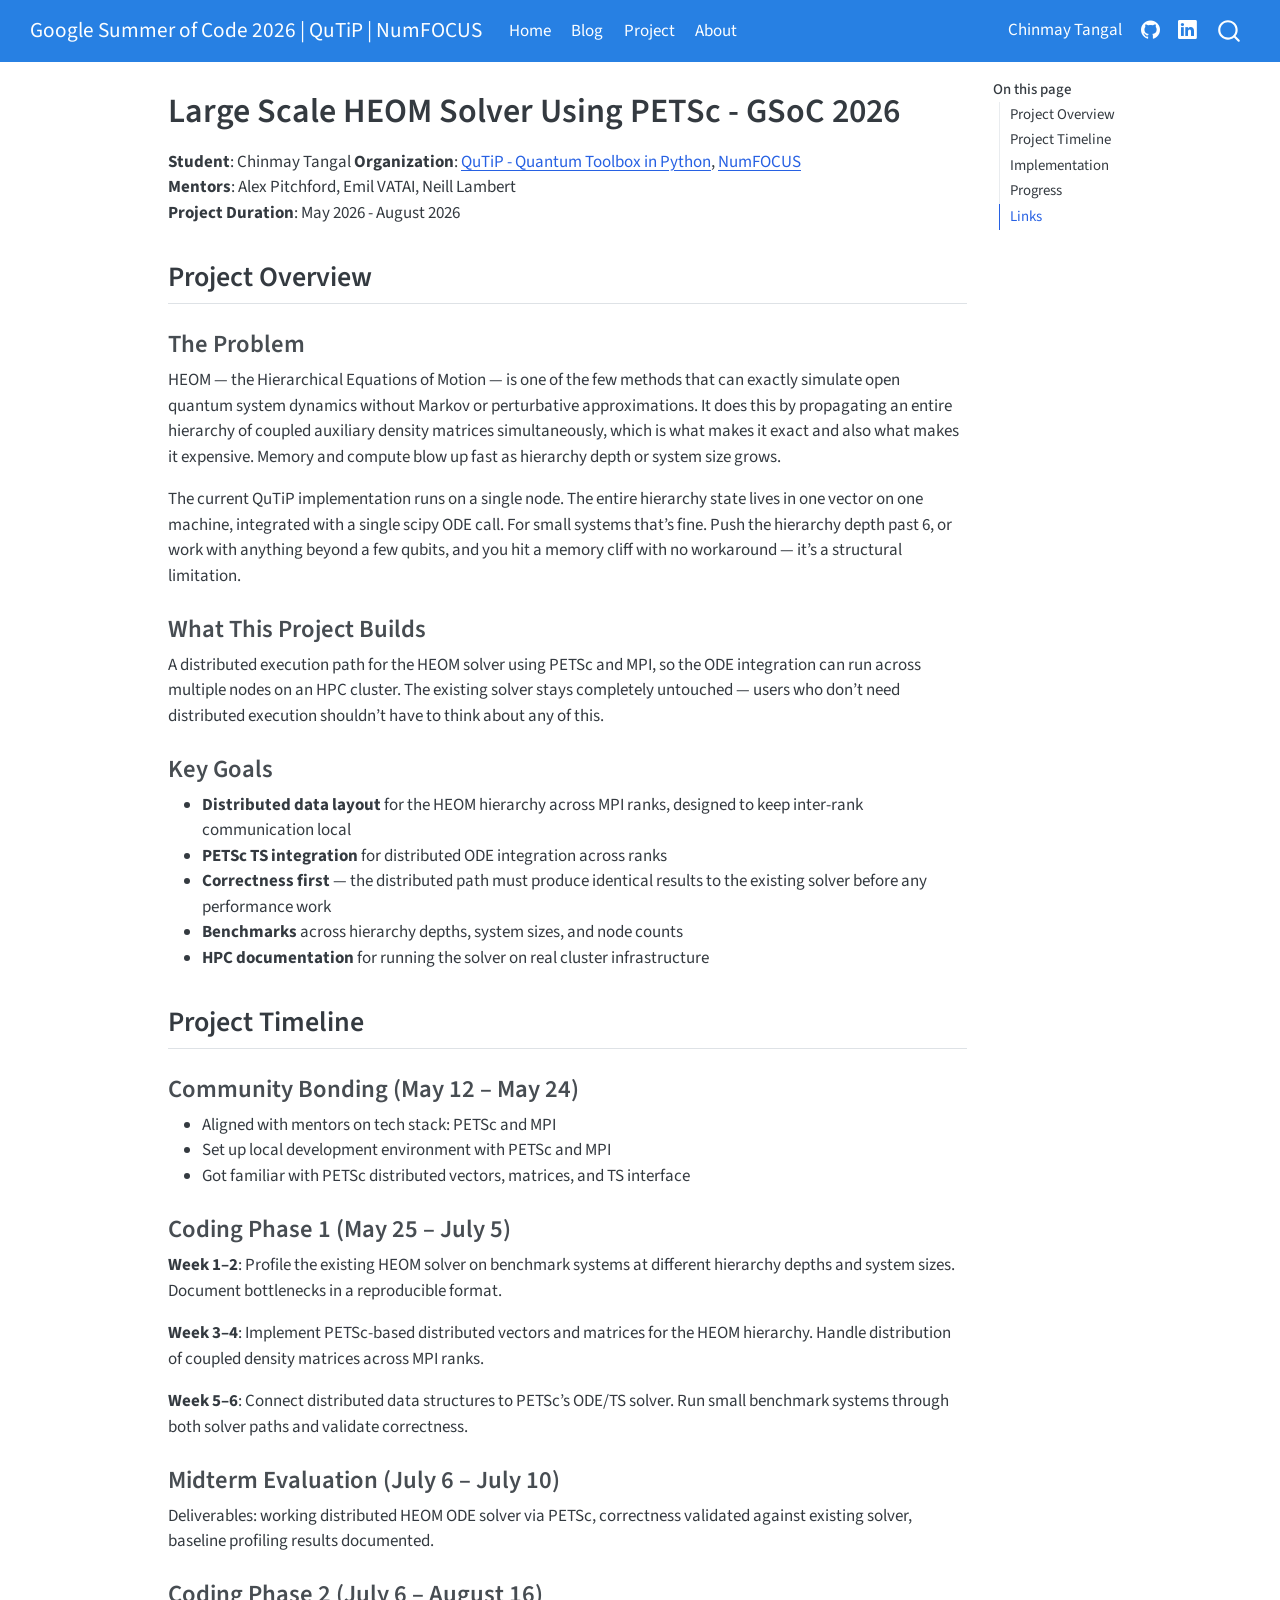
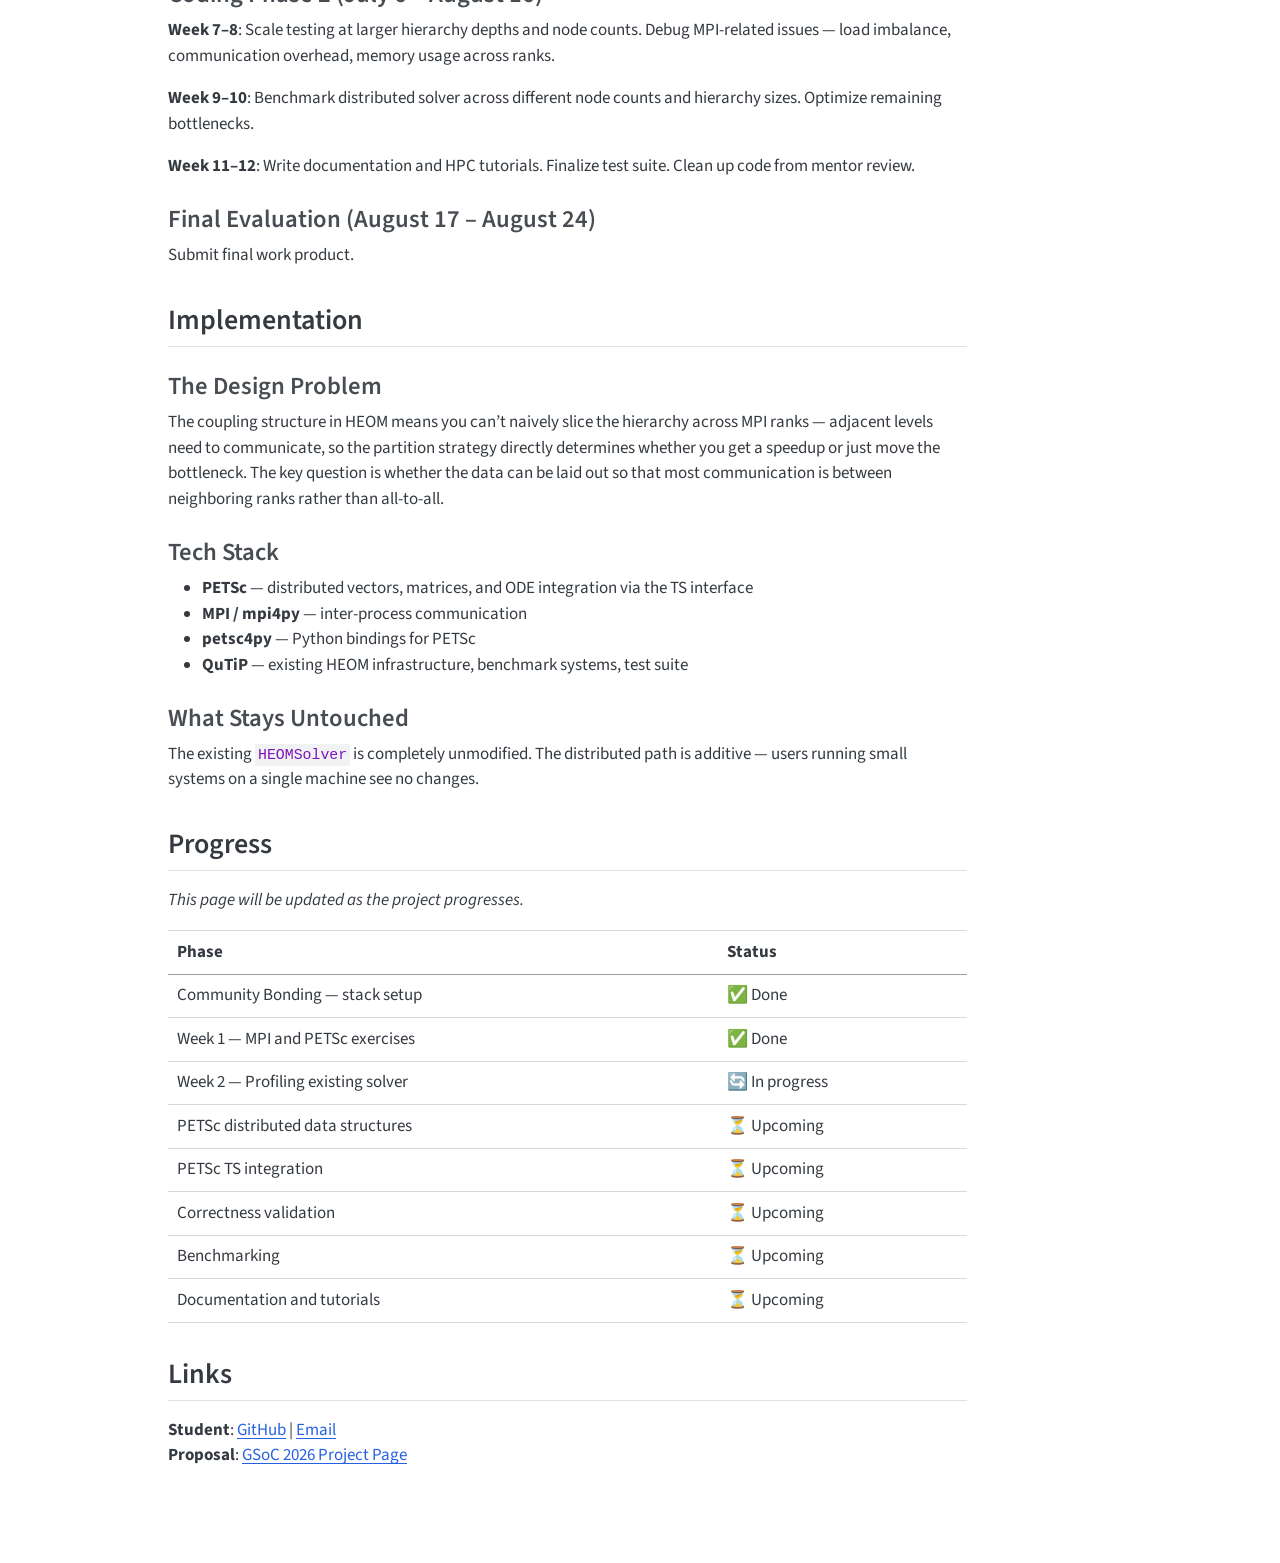
<file: docs/project.html>
<!DOCTYPE html>
<html xmlns="http://www.w3.org/1999/xhtml" lang="en" xml:lang="en"><head>

<meta charset="utf-8">
<meta name="generator" content="quarto-1.9.38">

<meta name="viewport" content="width=device-width, initial-scale=1.0, user-scalable=yes">


<title>Large Scale HEOM Solver Using PETSc - GSoC 2026 – Google Summer of Code 2026 | QuTiP | NumFOCUS</title>
<style>
/* Default styles provided by pandoc.
** See https://pandoc.org/MANUAL.html#variables-for-html for config info.
*/
code{white-space: pre-wrap;}
span.smallcaps{font-variant: small-caps;}
div.columns{display: flex; gap: min(4vw, 1.5em);}
div.column{flex: auto; overflow-x: auto;}
div.hanging-indent{margin-left: 1.5em; text-indent: -1.5em;}
ul.task-list{list-style: none;}
ul.task-list li input[type="checkbox"] {
  width: 0.8em;
  margin: 0 0.8em 0.2em -1em; /* quarto-specific, see https://github.com/quarto-dev/quarto-cli/issues/4556 */ 
  vertical-align: middle;
}
</style>


<script src="site_libs/quarto-nav/quarto-nav.js"></script>
<script src="site_libs/quarto-nav/headroom.min.js"></script>
<script src="site_libs/clipboard/clipboard.min.js"></script>
<script src="site_libs/quarto-search/autocomplete.umd.js"></script>
<script src="site_libs/quarto-search/fuse.min.js"></script>
<script src="site_libs/quarto-search/quarto-search.js"></script>
<meta name="quarto:offset" content="./">
<script src="site_libs/quarto-html/quarto.js" type="module"></script>
<script src="site_libs/quarto-html/tabsets/tabsets.js" type="module"></script>
<script src="site_libs/quarto-html/popper.min.js"></script>
<script src="site_libs/quarto-html/tippy.umd.min.js"></script>
<script src="site_libs/quarto-html/anchor.min.js"></script>
<link href="site_libs/quarto-html/tippy.css" rel="stylesheet">
<link href="site_libs/quarto-html/quarto-syntax-highlighting-15634bcf2e68342d4ad2dfa704d543f6.css" rel="stylesheet" id="quarto-text-highlighting-styles">
<script src="site_libs/bootstrap/bootstrap.min.js"></script>
<link href="site_libs/bootstrap/bootstrap-icons.css" rel="stylesheet">
<link href="site_libs/bootstrap/bootstrap-32a889d5c8f61d3f0f5c05f30bc27df8.min.css" rel="stylesheet" append-hash="true" id="quarto-bootstrap" data-mode="light">
<script id="quarto-search-options" type="application/json">{
  "location": "navbar",
  "copy-button": false,
  "collapse-after": 3,
  "panel-placement": "end",
  "type": "overlay",
  "limit": 50,
  "keyboard-shortcut": [
    "f",
    "/",
    "s"
  ],
  "show-item-context": false,
  "language": {
    "search-no-results-text": "No results",
    "search-matching-documents-text": "matching documents",
    "search-copy-link-title": "Copy link to search",
    "search-hide-matches-text": "Hide additional matches",
    "search-more-match-text": "more match in this document",
    "search-more-matches-text": "more matches in this document",
    "search-clear-button-title": "Clear",
    "search-text-placeholder": "",
    "search-detached-cancel-button-title": "Cancel",
    "search-submit-button-title": "Submit",
    "search-label": "Search"
  }
}</script>


<link rel="stylesheet" href="styles.css">
</head>

<body class="nav-fixed quarto-light">

<div id="quarto-search-results"></div>
  <header id="quarto-header" class="headroom fixed-top">
    <nav class="navbar navbar-expand-lg " data-bs-theme="dark">
      <div class="navbar-container container-fluid">
      <div class="navbar-brand-container mx-auto">
    <a class="navbar-brand" href="./index.html">
    <span class="navbar-title">Google Summer of Code 2026 | QuTiP | NumFOCUS</span>
    </a>
  </div>
            <div id="quarto-search" class="" title="Search"></div>
          <button class="navbar-toggler" type="button" data-bs-toggle="collapse" data-bs-target="#navbarCollapse" aria-controls="navbarCollapse" role="menu" aria-expanded="false" aria-label="Toggle navigation" onclick="if (window.quartoToggleHeadroom) { window.quartoToggleHeadroom(); }">
  <span class="navbar-toggler-icon"></span>
</button>
          <div class="collapse navbar-collapse" id="navbarCollapse">
            <ul class="navbar-nav navbar-nav-scroll me-auto">
  <li class="nav-item">
    <a class="nav-link" href="./index.html"> 
<span class="menu-text">Home</span></a>
  </li>  
  <li class="nav-item">
    <a class="nav-link" href="./blog.html"> 
<span class="menu-text">Blog</span></a>
  </li>  
  <li class="nav-item">
    <a class="nav-link active" href="./project.html" aria-current="page"> 
<span class="menu-text">Project</span></a>
  </li>  
  <li class="nav-item">
    <a class="nav-link" href="./about.html"> 
<span class="menu-text">About</span></a>
  </li>  
</ul>
            <ul class="navbar-nav navbar-nav-scroll ms-auto">
  <li class="nav-item">
    <span class="nav-link">
<span class="menu-text">Chinmay Tangal</span>
    </span>
  </li>  
  <li class="nav-item compact">
    <a class="nav-link" href="https://github.com/Chinmay-Tangal"> <i class="bi bi-github" role="img">
</i> 
<span class="menu-text"></span></a>
  </li>  
  <li class="nav-item compact">
    <a class="nav-link" href="https://linkedin.com/in/chinmay-tangal"> <i class="bi bi-linkedin" role="img">
</i> 
<span class="menu-text"></span></a>
  </li>  
</ul>
          </div> <!-- /navcollapse -->
            <div class="quarto-navbar-tools">
</div>
      </div> <!-- /container-fluid -->
    </nav>
</header>
<!-- content -->
<div id="quarto-content" class="quarto-container page-columns page-rows-contents page-layout-article page-navbar">
<!-- sidebar -->
<!-- margin-sidebar -->
    <div id="quarto-margin-sidebar" class="sidebar margin-sidebar">
        <nav id="TOC" role="doc-toc" class="toc-active">
    <h2 id="toc-title">On this page</h2>
   
  <ul>
  <li><a href="#project-overview" id="toc-project-overview" class="nav-link active" data-scroll-target="#project-overview">Project Overview</a>
  <ul class="collapse">
  <li><a href="#the-problem" id="toc-the-problem" class="nav-link" data-scroll-target="#the-problem">The Problem</a></li>
  <li><a href="#what-this-project-builds" id="toc-what-this-project-builds" class="nav-link" data-scroll-target="#what-this-project-builds">What This Project Builds</a></li>
  <li><a href="#key-goals" id="toc-key-goals" class="nav-link" data-scroll-target="#key-goals">Key Goals</a></li>
  </ul></li>
  <li><a href="#project-timeline" id="toc-project-timeline" class="nav-link" data-scroll-target="#project-timeline">Project Timeline</a>
  <ul class="collapse">
  <li><a href="#community-bonding-may-12-may-24" id="toc-community-bonding-may-12-may-24" class="nav-link" data-scroll-target="#community-bonding-may-12-may-24">Community Bonding (May 12 – May 24)</a></li>
  <li><a href="#coding-phase-1-may-25-july-5" id="toc-coding-phase-1-may-25-july-5" class="nav-link" data-scroll-target="#coding-phase-1-may-25-july-5">Coding Phase 1 (May 25 – July 5)</a></li>
  <li><a href="#midterm-evaluation-july-6-july-10" id="toc-midterm-evaluation-july-6-july-10" class="nav-link" data-scroll-target="#midterm-evaluation-july-6-july-10">Midterm Evaluation (July 6 – July 10)</a></li>
  <li><a href="#coding-phase-2-july-6-august-16" id="toc-coding-phase-2-july-6-august-16" class="nav-link" data-scroll-target="#coding-phase-2-july-6-august-16">Coding Phase 2 (July 6 – August 16)</a></li>
  <li><a href="#final-evaluation-august-17-august-24" id="toc-final-evaluation-august-17-august-24" class="nav-link" data-scroll-target="#final-evaluation-august-17-august-24">Final Evaluation (August 17 – August 24)</a></li>
  </ul></li>
  <li><a href="#implementation" id="toc-implementation" class="nav-link" data-scroll-target="#implementation">Implementation</a>
  <ul class="collapse">
  <li><a href="#the-design-problem" id="toc-the-design-problem" class="nav-link" data-scroll-target="#the-design-problem">The Design Problem</a></li>
  <li><a href="#tech-stack" id="toc-tech-stack" class="nav-link" data-scroll-target="#tech-stack">Tech Stack</a></li>
  <li><a href="#what-stays-untouched" id="toc-what-stays-untouched" class="nav-link" data-scroll-target="#what-stays-untouched">What Stays Untouched</a></li>
  </ul></li>
  <li><a href="#progress" id="toc-progress" class="nav-link" data-scroll-target="#progress">Progress</a></li>
  <li><a href="#links" id="toc-links" class="nav-link" data-scroll-target="#links">Links</a></li>
  </ul>
</nav>
    </div>
<!-- main -->
<main class="content" id="quarto-document-content">

<header id="title-block-header" class="quarto-title-block default">
<div class="quarto-title">
<h1 class="title">Large Scale HEOM Solver Using PETSc - GSoC 2026</h1>
</div>



<div class="quarto-title-meta">

    
  
    
  </div>
  


</header>


<p><strong>Student</strong>: Chinmay Tangal <strong>Organization</strong>: <a href="https://qutip.readthedocs.io/en/latest/index.html">QuTiP - Quantum Toolbox in Python</a>, <a href="https://numfocus.org/">NumFOCUS</a><br>
<strong>Mentors</strong>: Alex Pitchford, Emil VATAI, Neill Lambert<br>
<strong>Project Duration</strong>: May 2026 - August 2026</p>
<section id="project-overview" class="level2">
<h2 class="anchored" data-anchor-id="project-overview">Project Overview</h2>
<section id="the-problem" class="level3">
<h3 class="anchored" data-anchor-id="the-problem">The Problem</h3>
<p>HEOM — the Hierarchical Equations of Motion — is one of the few methods that can exactly simulate open quantum system dynamics without Markov or perturbative approximations. It does this by propagating an entire hierarchy of coupled auxiliary density matrices simultaneously, which is what makes it exact and also what makes it expensive. Memory and compute blow up fast as hierarchy depth or system size grows.</p>
<p>The current QuTiP implementation runs on a single node. The entire hierarchy state lives in one vector on one machine, integrated with a single scipy ODE call. For small systems that’s fine. Push the hierarchy depth past 6, or work with anything beyond a few qubits, and you hit a memory cliff with no workaround — it’s a structural limitation.</p>
</section>
<section id="what-this-project-builds" class="level3">
<h3 class="anchored" data-anchor-id="what-this-project-builds">What This Project Builds</h3>
<p>A distributed execution path for the HEOM solver using PETSc and MPI, so the ODE integration can run across multiple nodes on an HPC cluster. The existing solver stays completely untouched — users who don’t need distributed execution shouldn’t have to think about any of this.</p>
</section>
<section id="key-goals" class="level3">
<h3 class="anchored" data-anchor-id="key-goals">Key Goals</h3>
<ul>
<li><strong>Distributed data layout</strong> for the HEOM hierarchy across MPI ranks, designed to keep inter-rank communication local</li>
<li><strong>PETSc TS integration</strong> for distributed ODE integration across ranks</li>
<li><strong>Correctness first</strong> — the distributed path must produce identical results to the existing solver before any performance work</li>
<li><strong>Benchmarks</strong> across hierarchy depths, system sizes, and node counts</li>
<li><strong>HPC documentation</strong> for running the solver on real cluster infrastructure</li>
</ul>
</section>
</section>
<section id="project-timeline" class="level2">
<h2 class="anchored" data-anchor-id="project-timeline">Project Timeline</h2>
<section id="community-bonding-may-12-may-24" class="level3">
<h3 class="anchored" data-anchor-id="community-bonding-may-12-may-24">Community Bonding (May 12 – May 24)</h3>
<ul>
<li>Aligned with mentors on tech stack: PETSc and MPI</li>
<li>Set up local development environment with PETSc and MPI</li>
<li>Got familiar with PETSc distributed vectors, matrices, and TS interface</li>
</ul>
</section>
<section id="coding-phase-1-may-25-july-5" class="level3">
<h3 class="anchored" data-anchor-id="coding-phase-1-may-25-july-5">Coding Phase 1 (May 25 – July 5)</h3>
<p><strong>Week 1–2</strong>: Profile the existing HEOM solver on benchmark systems at different hierarchy depths and system sizes. Document bottlenecks in a reproducible format.</p>
<p><strong>Week 3–4</strong>: Implement PETSc-based distributed vectors and matrices for the HEOM hierarchy. Handle distribution of coupled density matrices across MPI ranks.</p>
<p><strong>Week 5–6</strong>: Connect distributed data structures to PETSc’s ODE/TS solver. Run small benchmark systems through both solver paths and validate correctness.</p>
</section>
<section id="midterm-evaluation-july-6-july-10" class="level3">
<h3 class="anchored" data-anchor-id="midterm-evaluation-july-6-july-10">Midterm Evaluation (July 6 – July 10)</h3>
<p>Deliverables: working distributed HEOM ODE solver via PETSc, correctness validated against existing solver, baseline profiling results documented.</p>
</section>
<section id="coding-phase-2-july-6-august-16" class="level3">
<h3 class="anchored" data-anchor-id="coding-phase-2-july-6-august-16">Coding Phase 2 (July 6 – August 16)</h3>
<p><strong>Week 7–8</strong>: Scale testing at larger hierarchy depths and node counts. Debug MPI-related issues — load imbalance, communication overhead, memory usage across ranks.</p>
<p><strong>Week 9–10</strong>: Benchmark distributed solver across different node counts and hierarchy sizes. Optimize remaining bottlenecks.</p>
<p><strong>Week 11–12</strong>: Write documentation and HPC tutorials. Finalize test suite. Clean up code from mentor review.</p>
</section>
<section id="final-evaluation-august-17-august-24" class="level3">
<h3 class="anchored" data-anchor-id="final-evaluation-august-17-august-24">Final Evaluation (August 17 – August 24)</h3>
<p>Submit final work product.</p>
</section>
</section>
<section id="implementation" class="level2">
<h2 class="anchored" data-anchor-id="implementation">Implementation</h2>
<section id="the-design-problem" class="level3">
<h3 class="anchored" data-anchor-id="the-design-problem">The Design Problem</h3>
<p>The coupling structure in HEOM means you can’t naively slice the hierarchy across MPI ranks — adjacent levels need to communicate, so the partition strategy directly determines whether you get a speedup or just move the bottleneck. The key question is whether the data can be laid out so that most communication is between neighboring ranks rather than all-to-all.</p>
</section>
<section id="tech-stack" class="level3">
<h3 class="anchored" data-anchor-id="tech-stack">Tech Stack</h3>
<ul>
<li><strong>PETSc</strong> — distributed vectors, matrices, and ODE integration via the TS interface</li>
<li><strong>MPI / mpi4py</strong> — inter-process communication</li>
<li><strong>petsc4py</strong> — Python bindings for PETSc</li>
<li><strong>QuTiP</strong> — existing HEOM infrastructure, benchmark systems, test suite</li>
</ul>
</section>
<section id="what-stays-untouched" class="level3">
<h3 class="anchored" data-anchor-id="what-stays-untouched">What Stays Untouched</h3>
<p>The existing <code>HEOMSolver</code> is completely unmodified. The distributed path is additive — users running small systems on a single machine see no changes.</p>
</section>
</section>
<section id="progress" class="level2">
<h2 class="anchored" data-anchor-id="progress">Progress</h2>
<p><em>This page will be updated as the project progresses.</em></p>
<table class="caption-top table">
<thead>
<tr class="header">
<th>Phase</th>
<th>Status</th>
</tr>
</thead>
<tbody>
<tr class="odd">
<td>Community Bonding — stack setup</td>
<td>✅ Done</td>
</tr>
<tr class="even">
<td>Week 1 — MPI and PETSc exercises</td>
<td>✅ Done</td>
</tr>
<tr class="odd">
<td>Week 2 — Profiling existing solver</td>
<td>🔄 In progress</td>
</tr>
<tr class="even">
<td>PETSc distributed data structures</td>
<td>⏳ Upcoming</td>
</tr>
<tr class="odd">
<td>PETSc TS integration</td>
<td>⏳ Upcoming</td>
</tr>
<tr class="even">
<td>Correctness validation</td>
<td>⏳ Upcoming</td>
</tr>
<tr class="odd">
<td>Benchmarking</td>
<td>⏳ Upcoming</td>
</tr>
<tr class="even">
<td>Documentation and tutorials</td>
<td>⏳ Upcoming</td>
</tr>
</tbody>
</table>
</section>
<section id="links" class="level2">
<h2 class="anchored" data-anchor-id="links">Links</h2>
<p><strong>Student</strong>: <a href="https://github.com/Chinmay-Tangal">GitHub</a> | <a href="mailto:chinmaytangal124@gmail.com">Email</a><br>
<strong>Proposal</strong>: <a href="https://summerofcode.withgoogle.com/">GSoC 2026 Project Page</a></p>


</section>

</main> <!-- /main -->
<script id="quarto-html-after-body" type="application/javascript">
  window.document.addEventListener("DOMContentLoaded", function (event) {
    const icon = "";
    const anchorJS = new window.AnchorJS();
    anchorJS.options = {
      placement: 'right',
      icon: icon
    };
    anchorJS.add('.anchored');
    const isCodeAnnotation = (el) => {
      for (const clz of el.classList) {
        if (clz.startsWith('code-annotation-')) {                     
          return true;
        }
      }
      return false;
    }
    const onCopySuccess = function(e) {
      // button target
      const button = e.trigger;
      // don't keep focus
      button.blur();
      // flash "checked"
      button.classList.add('code-copy-button-checked');
      var currentTitle = button.getAttribute("title");
      button.setAttribute("title", "Copied!");
      let tooltip;
      if (window.bootstrap) {
        button.setAttribute("data-bs-toggle", "tooltip");
        button.setAttribute("data-bs-placement", "left");
        button.setAttribute("data-bs-title", "Copied!");
        tooltip = new bootstrap.Tooltip(button, 
          { trigger: "manual", 
            customClass: "code-copy-button-tooltip",
            offset: [0, -8]});
        tooltip.show();    
      }
      setTimeout(function() {
        if (tooltip) {
          tooltip.hide();
          button.removeAttribute("data-bs-title");
          button.removeAttribute("data-bs-toggle");
          button.removeAttribute("data-bs-placement");
        }
        button.setAttribute("title", currentTitle);
        button.classList.remove('code-copy-button-checked');
      }, 1000);
      // clear code selection
      e.clearSelection();
    }
    const getTextToCopy = function(trigger) {
      const outerScaffold = trigger.parentElement.cloneNode(true);
      const codeEl = outerScaffold.querySelector('code');
      for (const childEl of codeEl.children) {
        if (isCodeAnnotation(childEl)) {
          childEl.remove();
        }
      }
      return codeEl.innerText;
    }
    const clipboard = new window.ClipboardJS('.code-copy-button:not([data-in-quarto-modal])', {
      text: getTextToCopy
    });
    clipboard.on('success', onCopySuccess);
    if (window.document.getElementById('quarto-embedded-source-code-modal')) {
      const clipboardModal = new window.ClipboardJS('.code-copy-button[data-in-quarto-modal]', {
        text: getTextToCopy,
        container: window.document.getElementById('quarto-embedded-source-code-modal')
      });
      clipboardModal.on('success', onCopySuccess);
    }
      var localhostRegex = new RegExp(/^(?:http|https):\/\/localhost\:?[0-9]*\//);
      var mailtoRegex = new RegExp(/^mailto:/);
        var filterRegex = new RegExp('/' + window.location.host + '/');
      var isInternal = (href) => {
          return filterRegex.test(href) || localhostRegex.test(href) || mailtoRegex.test(href);
      }
      // Inspect non-navigation links and adorn them if external
     var links = window.document.querySelectorAll('a[href]:not(.nav-link):not(.navbar-brand):not(.toc-action):not(.sidebar-link):not(.sidebar-item-toggle):not(.pagination-link):not(.no-external):not([aria-hidden]):not(.dropdown-item):not(.quarto-navigation-tool):not(.about-link)');
      for (var i=0; i<links.length; i++) {
        const link = links[i];
        if (!isInternal(link.href)) {
          // undo the damage that might have been done by quarto-nav.js in the case of
          // links that we want to consider external
          if (link.dataset.originalHref !== undefined) {
            link.href = link.dataset.originalHref;
          }
        }
      }
    function tippyHover(el, contentFn, onTriggerFn, onUntriggerFn) {
      const config = {
        allowHTML: true,
        maxWidth: 500,
        delay: 100,
        arrow: false,
        appendTo: function(el) {
            return el.parentElement;
        },
        interactive: true,
        interactiveBorder: 10,
        theme: 'quarto',
        placement: 'bottom-start',
      };
      if (contentFn) {
        config.content = contentFn;
      }
      if (onTriggerFn) {
        config.onTrigger = onTriggerFn;
      }
      if (onUntriggerFn) {
        config.onUntrigger = onUntriggerFn;
      }
      window.tippy(el, config); 
    }
    const noterefs = window.document.querySelectorAll('a[role="doc-noteref"]');
    for (var i=0; i<noterefs.length; i++) {
      const ref = noterefs[i];
      tippyHover(ref, function() {
        // use id or data attribute instead here
        let href = ref.getAttribute('data-footnote-href') || ref.getAttribute('href');
        try { href = new URL(href).hash; } catch {}
        const id = href.replace(/^#\/?/, "");
        const note = window.document.getElementById(id);
        if (note) {
          return note.innerHTML;
        } else {
          return "";
        }
      });
    }
    const xrefs = window.document.querySelectorAll('a.quarto-xref');
    const processXRef = (id, note) => {
      // Strip column container classes
      const stripColumnClz = (el) => {
        el.classList.remove("page-full", "page-columns");
        if (el.children) {
          for (const child of el.children) {
            stripColumnClz(child);
          }
        }
      }
      stripColumnClz(note)
      if (id === null || id.startsWith('sec-')) {
        // Special case sections, only their first couple elements
        const container = document.createElement("div");
        if (note.children && note.children.length > 2) {
          container.appendChild(note.children[0].cloneNode(true));
          for (let i = 1; i < note.children.length; i++) {
            const child = note.children[i];
            if (child.tagName === "P" && child.innerText === "") {
              continue;
            } else {
              container.appendChild(child.cloneNode(true));
              break;
            }
          }
          if (window.Quarto?.typesetMath) {
            window.Quarto.typesetMath(container);
          }
          return container.innerHTML
        } else {
          if (window.Quarto?.typesetMath) {
            window.Quarto.typesetMath(note);
          }
          return note.innerHTML;
        }
      } else {
        // Remove any anchor links if they are present
        const anchorLink = note.querySelector('a.anchorjs-link');
        if (anchorLink) {
          anchorLink.remove();
        }
        if (window.Quarto?.typesetMath) {
          window.Quarto.typesetMath(note);
        }
        if (note.classList.contains("callout")) {
          return note.outerHTML;
        } else {
          return note.innerHTML;
        }
      }
    }
    for (var i=0; i<xrefs.length; i++) {
      const xref = xrefs[i];
      tippyHover(xref, undefined, function(instance) {
        instance.disable();
        let url = xref.getAttribute('href');
        let hash = undefined; 
        if (url.startsWith('#')) {
          hash = url;
        } else {
          try { hash = new URL(url).hash; } catch {}
        }
        if (hash) {
          const id = hash.replace(/^#\/?/, "");
          const note = window.document.getElementById(id);
          if (note !== null) {
            try {
              const html = processXRef(id, note.cloneNode(true));
              instance.setContent(html);
            } finally {
              instance.enable();
              instance.show();
            }
          } else {
            // See if we can fetch this
            fetch(url.split('#')[0])
            .then(res => res.text())
            .then(html => {
              const parser = new DOMParser();
              const htmlDoc = parser.parseFromString(html, "text/html");
              const note = htmlDoc.getElementById(id);
              if (note !== null) {
                const html = processXRef(id, note);
                instance.setContent(html);
              } 
            }).finally(() => {
              instance.enable();
              instance.show();
            });
          }
        } else {
          // See if we can fetch a full url (with no hash to target)
          // This is a special case and we should probably do some content thinning / targeting
          fetch(url)
          .then(res => res.text())
          .then(html => {
            const parser = new DOMParser();
            const htmlDoc = parser.parseFromString(html, "text/html");
            const note = htmlDoc.querySelector('main.content');
            if (note !== null) {
              // This should only happen for chapter cross references
              // (since there is no id in the URL)
              // remove the first header
              if (note.children.length > 0 && note.children[0].tagName === "HEADER") {
                note.children[0].remove();
              }
              const html = processXRef(null, note);
              instance.setContent(html);
            } 
          }).finally(() => {
            instance.enable();
            instance.show();
          });
        }
      }, function(instance) {
      });
    }
        let selectedAnnoteEl;
        const selectorForAnnotation = ( cell, annotation) => {
          let cellAttr = 'data-code-cell="' + cell + '"';
          let lineAttr = 'data-code-annotation="' +  annotation + '"';
          const selector = 'span[' + cellAttr + '][' + lineAttr + ']';
          return selector;
        }
        const selectCodeLines = (annoteEl) => {
          const doc = window.document;
          const targetCell = annoteEl.getAttribute("data-target-cell");
          const targetAnnotation = annoteEl.getAttribute("data-target-annotation");
          const annoteSpan = window.document.querySelector(selectorForAnnotation(targetCell, targetAnnotation));
          const lines = annoteSpan.getAttribute("data-code-lines").split(",");
          const lineIds = lines.map((line) => {
            return targetCell + "-" + line;
          })
          let top = null;
          let height = null;
          let parent = null;
          if (lineIds.length > 0) {
              //compute the position of the single el (top and bottom and make a div)
              const el = window.document.getElementById(lineIds[0]);
              top = el.offsetTop;
              height = el.offsetHeight;
              parent = el.parentElement.parentElement;
            if (lineIds.length > 1) {
              const lastEl = window.document.getElementById(lineIds[lineIds.length - 1]);
              const bottom = lastEl.offsetTop + lastEl.offsetHeight;
              height = bottom - top;
            }
            if (top !== null && height !== null && parent !== null) {
              // cook up a div (if necessary) and position it 
              let div = window.document.getElementById("code-annotation-line-highlight");
              if (div === null) {
                div = window.document.createElement("div");
                div.setAttribute("id", "code-annotation-line-highlight");
                div.style.position = 'absolute';
                parent.appendChild(div);
              }
              div.style.top = top - 2 + "px";
              div.style.height = height + 4 + "px";
              div.style.left = 0;
              let gutterDiv = window.document.getElementById("code-annotation-line-highlight-gutter");
              if (gutterDiv === null) {
                gutterDiv = window.document.createElement("div");
                gutterDiv.setAttribute("id", "code-annotation-line-highlight-gutter");
                gutterDiv.style.position = 'absolute';
                const codeCell = window.document.getElementById(targetCell);
                const gutter = codeCell.querySelector('.code-annotation-gutter');
                gutter.appendChild(gutterDiv);
              }
              gutterDiv.style.top = top - 2 + "px";
              gutterDiv.style.height = height + 4 + "px";
            }
            selectedAnnoteEl = annoteEl;
          }
        };
        const unselectCodeLines = () => {
          const elementsIds = ["code-annotation-line-highlight", "code-annotation-line-highlight-gutter"];
          elementsIds.forEach((elId) => {
            const div = window.document.getElementById(elId);
            if (div) {
              div.remove();
            }
          });
          selectedAnnoteEl = undefined;
        };
          // Handle positioning of the toggle
      window.addEventListener(
        "resize",
        throttle(() => {
          elRect = undefined;
          if (selectedAnnoteEl) {
            selectCodeLines(selectedAnnoteEl);
          }
        }, 10)
      );
      function throttle(fn, ms) {
      let throttle = false;
      let timer;
        return (...args) => {
          if(!throttle) { // first call gets through
              fn.apply(this, args);
              throttle = true;
          } else { // all the others get throttled
              if(timer) clearTimeout(timer); // cancel #2
              timer = setTimeout(() => {
                fn.apply(this, args);
                timer = throttle = false;
              }, ms);
          }
        };
      }
        // Attach click handler to the DT
        const annoteDls = window.document.querySelectorAll('dt[data-target-cell]');
        for (const annoteDlNode of annoteDls) {
          annoteDlNode.addEventListener('click', (event) => {
            const clickedEl = event.target;
            if (clickedEl !== selectedAnnoteEl) {
              unselectCodeLines();
              const activeEl = window.document.querySelector('dt[data-target-cell].code-annotation-active');
              if (activeEl) {
                activeEl.classList.remove('code-annotation-active');
              }
              selectCodeLines(clickedEl);
              clickedEl.classList.add('code-annotation-active');
            } else {
              // Unselect the line
              unselectCodeLines();
              clickedEl.classList.remove('code-annotation-active');
            }
          });
        }
    const findCites = (el) => {
      const parentEl = el.parentElement;
      if (parentEl) {
        const cites = parentEl.dataset.cites;
        if (cites) {
          return {
            el,
            cites: cites.split(' ')
          };
        } else {
          return findCites(el.parentElement)
        }
      } else {
        return undefined;
      }
    };
    var bibliorefs = window.document.querySelectorAll('a[role="doc-biblioref"]');
    for (var i=0; i<bibliorefs.length; i++) {
      const ref = bibliorefs[i];
      const citeInfo = findCites(ref);
      if (citeInfo) {
        tippyHover(citeInfo.el, function() {
          var popup = window.document.createElement('div');
          citeInfo.cites.forEach(function(cite) {
            var citeDiv = window.document.createElement('div');
            citeDiv.classList.add('hanging-indent');
            citeDiv.classList.add('csl-entry');
            var biblioDiv = window.document.getElementById('ref-' + cite);
            if (biblioDiv) {
              citeDiv.innerHTML = biblioDiv.innerHTML;
            }
            popup.appendChild(citeDiv);
          });
          return popup.innerHTML;
        });
      }
    }
  });
  </script>
</div> <!-- /content -->




</body></html>
</file>
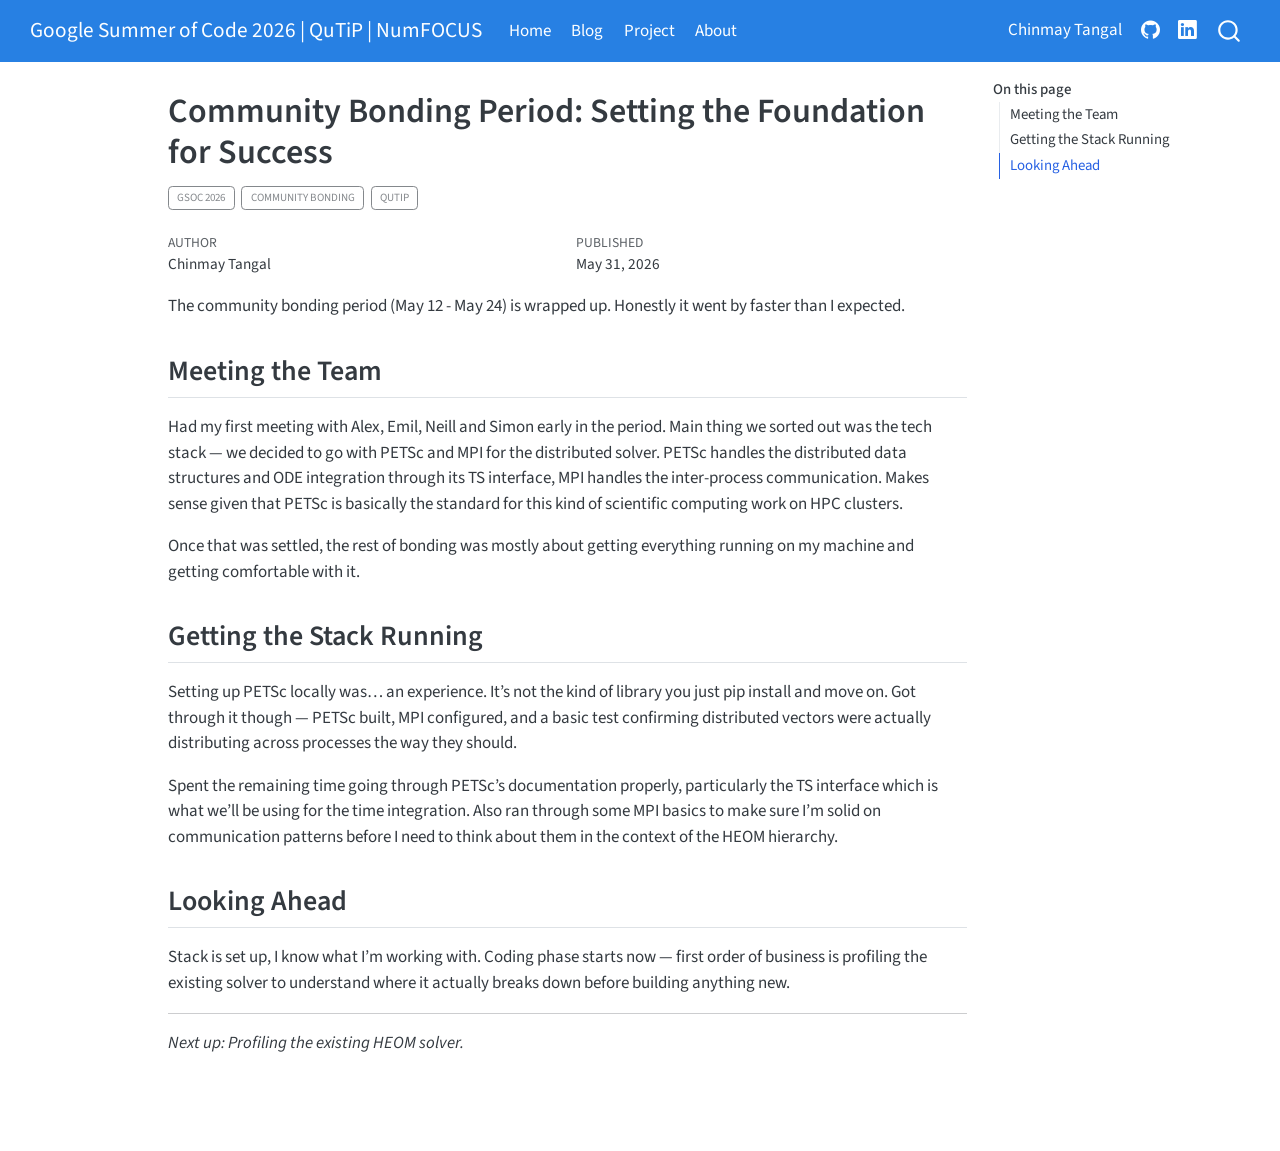
<file: docs/posts/Community Bonding/community-bonding.html>
<!DOCTYPE html>
<html xmlns="http://www.w3.org/1999/xhtml" lang="en" xml:lang="en"><head>

<meta charset="utf-8">
<meta name="generator" content="quarto-1.9.38">

<meta name="viewport" content="width=device-width, initial-scale=1.0, user-scalable=yes">

<meta name="author" content="Chinmay Tangal">
<meta name="dcterms.date" content="2026-05-31">

<title>Community Bonding Period: Setting the Foundation for Success – Google Summer of Code 2026 | QuTiP | NumFOCUS</title>
<style>
/* Default styles provided by pandoc.
** See https://pandoc.org/MANUAL.html#variables-for-html for config info.
*/
code{white-space: pre-wrap;}
span.smallcaps{font-variant: small-caps;}
div.columns{display: flex; gap: min(4vw, 1.5em);}
div.column{flex: auto; overflow-x: auto;}
div.hanging-indent{margin-left: 1.5em; text-indent: -1.5em;}
ul.task-list{list-style: none;}
ul.task-list li input[type="checkbox"] {
  width: 0.8em;
  margin: 0 0.8em 0.2em -1em; /* quarto-specific, see https://github.com/quarto-dev/quarto-cli/issues/4556 */ 
  vertical-align: middle;
}
</style>


<script src="../../site_libs/quarto-nav/quarto-nav.js"></script>
<script src="../../site_libs/quarto-nav/headroom.min.js"></script>
<script src="../../site_libs/clipboard/clipboard.min.js"></script>
<script src="../../site_libs/quarto-search/autocomplete.umd.js"></script>
<script src="../../site_libs/quarto-search/fuse.min.js"></script>
<script src="../../site_libs/quarto-search/quarto-search.js"></script>
<meta name="quarto:offset" content="../../">
<script src="../../site_libs/quarto-html/quarto.js" type="module"></script>
<script src="../../site_libs/quarto-html/tabsets/tabsets.js" type="module"></script>
<script src="../../site_libs/quarto-html/popper.min.js"></script>
<script src="../../site_libs/quarto-html/tippy.umd.min.js"></script>
<script src="../../site_libs/quarto-html/anchor.min.js"></script>
<link href="../../site_libs/quarto-html/tippy.css" rel="stylesheet">
<link href="../../site_libs/quarto-html/quarto-syntax-highlighting-15634bcf2e68342d4ad2dfa704d543f6.css" rel="stylesheet" id="quarto-text-highlighting-styles">
<script src="../../site_libs/bootstrap/bootstrap.min.js"></script>
<link href="../../site_libs/bootstrap/bootstrap-icons.css" rel="stylesheet">
<link href="../../site_libs/bootstrap/bootstrap-32a889d5c8f61d3f0f5c05f30bc27df8.min.css" rel="stylesheet" append-hash="true" id="quarto-bootstrap" data-mode="light">
<script id="quarto-search-options" type="application/json">{
  "location": "navbar",
  "copy-button": false,
  "collapse-after": 3,
  "panel-placement": "end",
  "type": "overlay",
  "limit": 50,
  "keyboard-shortcut": [
    "f",
    "/",
    "s"
  ],
  "show-item-context": false,
  "language": {
    "search-no-results-text": "No results",
    "search-matching-documents-text": "matching documents",
    "search-copy-link-title": "Copy link to search",
    "search-hide-matches-text": "Hide additional matches",
    "search-more-match-text": "more match in this document",
    "search-more-matches-text": "more matches in this document",
    "search-clear-button-title": "Clear",
    "search-text-placeholder": "",
    "search-detached-cancel-button-title": "Cancel",
    "search-submit-button-title": "Submit",
    "search-label": "Search"
  }
}</script>


<link rel="stylesheet" href="../../styles.css">
</head>

<body class="nav-fixed quarto-light">

<div id="quarto-search-results"></div>
  <header id="quarto-header" class="headroom fixed-top">
    <nav class="navbar navbar-expand-lg " data-bs-theme="dark">
      <div class="navbar-container container-fluid">
      <div class="navbar-brand-container mx-auto">
    <a class="navbar-brand" href="../../index.html">
    <span class="navbar-title">Google Summer of Code 2026 | QuTiP | NumFOCUS</span>
    </a>
  </div>
            <div id="quarto-search" class="" title="Search"></div>
          <button class="navbar-toggler" type="button" data-bs-toggle="collapse" data-bs-target="#navbarCollapse" aria-controls="navbarCollapse" role="menu" aria-expanded="false" aria-label="Toggle navigation" onclick="if (window.quartoToggleHeadroom) { window.quartoToggleHeadroom(); }">
  <span class="navbar-toggler-icon"></span>
</button>
          <div class="collapse navbar-collapse" id="navbarCollapse">
            <ul class="navbar-nav navbar-nav-scroll me-auto">
  <li class="nav-item">
    <a class="nav-link" href="../../index.html"> 
<span class="menu-text">Home</span></a>
  </li>  
  <li class="nav-item">
    <a class="nav-link" href="../../blog.html"> 
<span class="menu-text">Blog</span></a>
  </li>  
  <li class="nav-item">
    <a class="nav-link" href="../../project.html"> 
<span class="menu-text">Project</span></a>
  </li>  
  <li class="nav-item">
    <a class="nav-link" href="../../about.html"> 
<span class="menu-text">About</span></a>
  </li>  
</ul>
            <ul class="navbar-nav navbar-nav-scroll ms-auto">
  <li class="nav-item">
    <span class="nav-link">
<span class="menu-text">Chinmay Tangal</span>
    </span>
  </li>  
  <li class="nav-item compact">
    <a class="nav-link" href="https://github.com/Chinmay-Tangal"> <i class="bi bi-github" role="img">
</i> 
<span class="menu-text"></span></a>
  </li>  
  <li class="nav-item compact">
    <a class="nav-link" href="https://linkedin.com/in/chinmay-tangal"> <i class="bi bi-linkedin" role="img">
</i> 
<span class="menu-text"></span></a>
  </li>  
</ul>
          </div> <!-- /navcollapse -->
            <div class="quarto-navbar-tools">
</div>
      </div> <!-- /container-fluid -->
    </nav>
</header>
<!-- content -->
<div id="quarto-content" class="quarto-container page-columns page-rows-contents page-layout-article page-navbar">
<!-- sidebar -->
<!-- margin-sidebar -->
    <div id="quarto-margin-sidebar" class="sidebar margin-sidebar">
        <nav id="TOC" role="doc-toc" class="toc-active">
    <h2 id="toc-title">On this page</h2>
   
  <ul>
  <li><a href="#meeting-the-team" id="toc-meeting-the-team" class="nav-link active" data-scroll-target="#meeting-the-team">Meeting the Team</a></li>
  <li><a href="#getting-the-stack-running" id="toc-getting-the-stack-running" class="nav-link" data-scroll-target="#getting-the-stack-running">Getting the Stack Running</a></li>
  <li><a href="#looking-ahead" id="toc-looking-ahead" class="nav-link" data-scroll-target="#looking-ahead">Looking Ahead</a></li>
  </ul>
</nav>
    </div>
<!-- main -->
<main class="content" id="quarto-document-content">

<header id="title-block-header" class="quarto-title-block default">
<div class="quarto-title">
<h1 class="title">Community Bonding Period: Setting the Foundation for Success</h1>
  <div class="quarto-categories">
    <div class="quarto-category">GSoC 2026</div>
    <div class="quarto-category">Community Bonding</div>
    <div class="quarto-category">QuTiP</div>
  </div>
  </div>



<div class="quarto-title-meta">

    <div>
    <div class="quarto-title-meta-heading">Author</div>
    <div class="quarto-title-meta-contents">
             <p>Chinmay Tangal </p>
          </div>
  </div>
    
    <div>
    <div class="quarto-title-meta-heading">Published</div>
    <div class="quarto-title-meta-contents">
      <p class="date">May 31, 2026</p>
    </div>
  </div>
  
    
  </div>
  


</header>


<p>The community bonding period (May 12 - May 24) is wrapped up. Honestly it went by faster than I expected.</p>
<section id="meeting-the-team" class="level2">
<h2 class="anchored" data-anchor-id="meeting-the-team">Meeting the Team</h2>
<p>Had my first meeting with Alex, Emil, Neill and Simon early in the period. Main thing we sorted out was the tech stack — we decided to go with PETSc and MPI for the distributed solver. PETSc handles the distributed data structures and ODE integration through its TS interface, MPI handles the inter-process communication. Makes sense given that PETSc is basically the standard for this kind of scientific computing work on HPC clusters.</p>
<p>Once that was settled, the rest of bonding was mostly about getting everything running on my machine and getting comfortable with it.</p>
</section>
<section id="getting-the-stack-running" class="level2">
<h2 class="anchored" data-anchor-id="getting-the-stack-running">Getting the Stack Running</h2>
<p>Setting up PETSc locally was… an experience. It’s not the kind of library you just pip install and move on. Got through it though — PETSc built, MPI configured, and a basic test confirming distributed vectors were actually distributing across processes the way they should.</p>
<p>Spent the remaining time going through PETSc’s documentation properly, particularly the TS interface which is what we’ll be using for the time integration. Also ran through some MPI basics to make sure I’m solid on communication patterns before I need to think about them in the context of the HEOM hierarchy.</p>
</section>
<section id="looking-ahead" class="level2">
<h2 class="anchored" data-anchor-id="looking-ahead">Looking Ahead</h2>
<p>Stack is set up, I know what I’m working with. Coding phase starts now — first order of business is profiling the existing solver to understand where it actually breaks down before building anything new.</p>
<hr>
<p><em>Next up: Profiling the existing HEOM solver.</em></p>


</section>

</main> <!-- /main -->
<script id="quarto-html-after-body" type="application/javascript">
  window.document.addEventListener("DOMContentLoaded", function (event) {
    const icon = "";
    const anchorJS = new window.AnchorJS();
    anchorJS.options = {
      placement: 'right',
      icon: icon
    };
    anchorJS.add('.anchored');
    const isCodeAnnotation = (el) => {
      for (const clz of el.classList) {
        if (clz.startsWith('code-annotation-')) {                     
          return true;
        }
      }
      return false;
    }
    const onCopySuccess = function(e) {
      // button target
      const button = e.trigger;
      // don't keep focus
      button.blur();
      // flash "checked"
      button.classList.add('code-copy-button-checked');
      var currentTitle = button.getAttribute("title");
      button.setAttribute("title", "Copied!");
      let tooltip;
      if (window.bootstrap) {
        button.setAttribute("data-bs-toggle", "tooltip");
        button.setAttribute("data-bs-placement", "left");
        button.setAttribute("data-bs-title", "Copied!");
        tooltip = new bootstrap.Tooltip(button, 
          { trigger: "manual", 
            customClass: "code-copy-button-tooltip",
            offset: [0, -8]});
        tooltip.show();    
      }
      setTimeout(function() {
        if (tooltip) {
          tooltip.hide();
          button.removeAttribute("data-bs-title");
          button.removeAttribute("data-bs-toggle");
          button.removeAttribute("data-bs-placement");
        }
        button.setAttribute("title", currentTitle);
        button.classList.remove('code-copy-button-checked');
      }, 1000);
      // clear code selection
      e.clearSelection();
    }
    const getTextToCopy = function(trigger) {
      const outerScaffold = trigger.parentElement.cloneNode(true);
      const codeEl = outerScaffold.querySelector('code');
      for (const childEl of codeEl.children) {
        if (isCodeAnnotation(childEl)) {
          childEl.remove();
        }
      }
      return codeEl.innerText;
    }
    const clipboard = new window.ClipboardJS('.code-copy-button:not([data-in-quarto-modal])', {
      text: getTextToCopy
    });
    clipboard.on('success', onCopySuccess);
    if (window.document.getElementById('quarto-embedded-source-code-modal')) {
      const clipboardModal = new window.ClipboardJS('.code-copy-button[data-in-quarto-modal]', {
        text: getTextToCopy,
        container: window.document.getElementById('quarto-embedded-source-code-modal')
      });
      clipboardModal.on('success', onCopySuccess);
    }
      var localhostRegex = new RegExp(/^(?:http|https):\/\/localhost\:?[0-9]*\//);
      var mailtoRegex = new RegExp(/^mailto:/);
        var filterRegex = new RegExp('/' + window.location.host + '/');
      var isInternal = (href) => {
          return filterRegex.test(href) || localhostRegex.test(href) || mailtoRegex.test(href);
      }
      // Inspect non-navigation links and adorn them if external
     var links = window.document.querySelectorAll('a[href]:not(.nav-link):not(.navbar-brand):not(.toc-action):not(.sidebar-link):not(.sidebar-item-toggle):not(.pagination-link):not(.no-external):not([aria-hidden]):not(.dropdown-item):not(.quarto-navigation-tool):not(.about-link)');
      for (var i=0; i<links.length; i++) {
        const link = links[i];
        if (!isInternal(link.href)) {
          // undo the damage that might have been done by quarto-nav.js in the case of
          // links that we want to consider external
          if (link.dataset.originalHref !== undefined) {
            link.href = link.dataset.originalHref;
          }
        }
      }
    function tippyHover(el, contentFn, onTriggerFn, onUntriggerFn) {
      const config = {
        allowHTML: true,
        maxWidth: 500,
        delay: 100,
        arrow: false,
        appendTo: function(el) {
            return el.parentElement;
        },
        interactive: true,
        interactiveBorder: 10,
        theme: 'quarto',
        placement: 'bottom-start',
      };
      if (contentFn) {
        config.content = contentFn;
      }
      if (onTriggerFn) {
        config.onTrigger = onTriggerFn;
      }
      if (onUntriggerFn) {
        config.onUntrigger = onUntriggerFn;
      }
      window.tippy(el, config); 
    }
    const noterefs = window.document.querySelectorAll('a[role="doc-noteref"]');
    for (var i=0; i<noterefs.length; i++) {
      const ref = noterefs[i];
      tippyHover(ref, function() {
        // use id or data attribute instead here
        let href = ref.getAttribute('data-footnote-href') || ref.getAttribute('href');
        try { href = new URL(href).hash; } catch {}
        const id = href.replace(/^#\/?/, "");
        const note = window.document.getElementById(id);
        if (note) {
          return note.innerHTML;
        } else {
          return "";
        }
      });
    }
    const xrefs = window.document.querySelectorAll('a.quarto-xref');
    const processXRef = (id, note) => {
      // Strip column container classes
      const stripColumnClz = (el) => {
        el.classList.remove("page-full", "page-columns");
        if (el.children) {
          for (const child of el.children) {
            stripColumnClz(child);
          }
        }
      }
      stripColumnClz(note)
      if (id === null || id.startsWith('sec-')) {
        // Special case sections, only their first couple elements
        const container = document.createElement("div");
        if (note.children && note.children.length > 2) {
          container.appendChild(note.children[0].cloneNode(true));
          for (let i = 1; i < note.children.length; i++) {
            const child = note.children[i];
            if (child.tagName === "P" && child.innerText === "") {
              continue;
            } else {
              container.appendChild(child.cloneNode(true));
              break;
            }
          }
          if (window.Quarto?.typesetMath) {
            window.Quarto.typesetMath(container);
          }
          return container.innerHTML
        } else {
          if (window.Quarto?.typesetMath) {
            window.Quarto.typesetMath(note);
          }
          return note.innerHTML;
        }
      } else {
        // Remove any anchor links if they are present
        const anchorLink = note.querySelector('a.anchorjs-link');
        if (anchorLink) {
          anchorLink.remove();
        }
        if (window.Quarto?.typesetMath) {
          window.Quarto.typesetMath(note);
        }
        if (note.classList.contains("callout")) {
          return note.outerHTML;
        } else {
          return note.innerHTML;
        }
      }
    }
    for (var i=0; i<xrefs.length; i++) {
      const xref = xrefs[i];
      tippyHover(xref, undefined, function(instance) {
        instance.disable();
        let url = xref.getAttribute('href');
        let hash = undefined; 
        if (url.startsWith('#')) {
          hash = url;
        } else {
          try { hash = new URL(url).hash; } catch {}
        }
        if (hash) {
          const id = hash.replace(/^#\/?/, "");
          const note = window.document.getElementById(id);
          if (note !== null) {
            try {
              const html = processXRef(id, note.cloneNode(true));
              instance.setContent(html);
            } finally {
              instance.enable();
              instance.show();
            }
          } else {
            // See if we can fetch this
            fetch(url.split('#')[0])
            .then(res => res.text())
            .then(html => {
              const parser = new DOMParser();
              const htmlDoc = parser.parseFromString(html, "text/html");
              const note = htmlDoc.getElementById(id);
              if (note !== null) {
                const html = processXRef(id, note);
                instance.setContent(html);
              } 
            }).finally(() => {
              instance.enable();
              instance.show();
            });
          }
        } else {
          // See if we can fetch a full url (with no hash to target)
          // This is a special case and we should probably do some content thinning / targeting
          fetch(url)
          .then(res => res.text())
          .then(html => {
            const parser = new DOMParser();
            const htmlDoc = parser.parseFromString(html, "text/html");
            const note = htmlDoc.querySelector('main.content');
            if (note !== null) {
              // This should only happen for chapter cross references
              // (since there is no id in the URL)
              // remove the first header
              if (note.children.length > 0 && note.children[0].tagName === "HEADER") {
                note.children[0].remove();
              }
              const html = processXRef(null, note);
              instance.setContent(html);
            } 
          }).finally(() => {
            instance.enable();
            instance.show();
          });
        }
      }, function(instance) {
      });
    }
        let selectedAnnoteEl;
        const selectorForAnnotation = ( cell, annotation) => {
          let cellAttr = 'data-code-cell="' + cell + '"';
          let lineAttr = 'data-code-annotation="' +  annotation + '"';
          const selector = 'span[' + cellAttr + '][' + lineAttr + ']';
          return selector;
        }
        const selectCodeLines = (annoteEl) => {
          const doc = window.document;
          const targetCell = annoteEl.getAttribute("data-target-cell");
          const targetAnnotation = annoteEl.getAttribute("data-target-annotation");
          const annoteSpan = window.document.querySelector(selectorForAnnotation(targetCell, targetAnnotation));
          const lines = annoteSpan.getAttribute("data-code-lines").split(",");
          const lineIds = lines.map((line) => {
            return targetCell + "-" + line;
          })
          let top = null;
          let height = null;
          let parent = null;
          if (lineIds.length > 0) {
              //compute the position of the single el (top and bottom and make a div)
              const el = window.document.getElementById(lineIds[0]);
              top = el.offsetTop;
              height = el.offsetHeight;
              parent = el.parentElement.parentElement;
            if (lineIds.length > 1) {
              const lastEl = window.document.getElementById(lineIds[lineIds.length - 1]);
              const bottom = lastEl.offsetTop + lastEl.offsetHeight;
              height = bottom - top;
            }
            if (top !== null && height !== null && parent !== null) {
              // cook up a div (if necessary) and position it 
              let div = window.document.getElementById("code-annotation-line-highlight");
              if (div === null) {
                div = window.document.createElement("div");
                div.setAttribute("id", "code-annotation-line-highlight");
                div.style.position = 'absolute';
                parent.appendChild(div);
              }
              div.style.top = top - 2 + "px";
              div.style.height = height + 4 + "px";
              div.style.left = 0;
              let gutterDiv = window.document.getElementById("code-annotation-line-highlight-gutter");
              if (gutterDiv === null) {
                gutterDiv = window.document.createElement("div");
                gutterDiv.setAttribute("id", "code-annotation-line-highlight-gutter");
                gutterDiv.style.position = 'absolute';
                const codeCell = window.document.getElementById(targetCell);
                const gutter = codeCell.querySelector('.code-annotation-gutter');
                gutter.appendChild(gutterDiv);
              }
              gutterDiv.style.top = top - 2 + "px";
              gutterDiv.style.height = height + 4 + "px";
            }
            selectedAnnoteEl = annoteEl;
          }
        };
        const unselectCodeLines = () => {
          const elementsIds = ["code-annotation-line-highlight", "code-annotation-line-highlight-gutter"];
          elementsIds.forEach((elId) => {
            const div = window.document.getElementById(elId);
            if (div) {
              div.remove();
            }
          });
          selectedAnnoteEl = undefined;
        };
          // Handle positioning of the toggle
      window.addEventListener(
        "resize",
        throttle(() => {
          elRect = undefined;
          if (selectedAnnoteEl) {
            selectCodeLines(selectedAnnoteEl);
          }
        }, 10)
      );
      function throttle(fn, ms) {
      let throttle = false;
      let timer;
        return (...args) => {
          if(!throttle) { // first call gets through
              fn.apply(this, args);
              throttle = true;
          } else { // all the others get throttled
              if(timer) clearTimeout(timer); // cancel #2
              timer = setTimeout(() => {
                fn.apply(this, args);
                timer = throttle = false;
              }, ms);
          }
        };
      }
        // Attach click handler to the DT
        const annoteDls = window.document.querySelectorAll('dt[data-target-cell]');
        for (const annoteDlNode of annoteDls) {
          annoteDlNode.addEventListener('click', (event) => {
            const clickedEl = event.target;
            if (clickedEl !== selectedAnnoteEl) {
              unselectCodeLines();
              const activeEl = window.document.querySelector('dt[data-target-cell].code-annotation-active');
              if (activeEl) {
                activeEl.classList.remove('code-annotation-active');
              }
              selectCodeLines(clickedEl);
              clickedEl.classList.add('code-annotation-active');
            } else {
              // Unselect the line
              unselectCodeLines();
              clickedEl.classList.remove('code-annotation-active');
            }
          });
        }
    const findCites = (el) => {
      const parentEl = el.parentElement;
      if (parentEl) {
        const cites = parentEl.dataset.cites;
        if (cites) {
          return {
            el,
            cites: cites.split(' ')
          };
        } else {
          return findCites(el.parentElement)
        }
      } else {
        return undefined;
      }
    };
    var bibliorefs = window.document.querySelectorAll('a[role="doc-biblioref"]');
    for (var i=0; i<bibliorefs.length; i++) {
      const ref = bibliorefs[i];
      const citeInfo = findCites(ref);
      if (citeInfo) {
        tippyHover(citeInfo.el, function() {
          var popup = window.document.createElement('div');
          citeInfo.cites.forEach(function(cite) {
            var citeDiv = window.document.createElement('div');
            citeDiv.classList.add('hanging-indent');
            citeDiv.classList.add('csl-entry');
            var biblioDiv = window.document.getElementById('ref-' + cite);
            if (biblioDiv) {
              citeDiv.innerHTML = biblioDiv.innerHTML;
            }
            popup.appendChild(citeDiv);
          });
          return popup.innerHTML;
        });
      }
    }
  });
  </script>
</div> <!-- /content -->




</body></html>
</file>
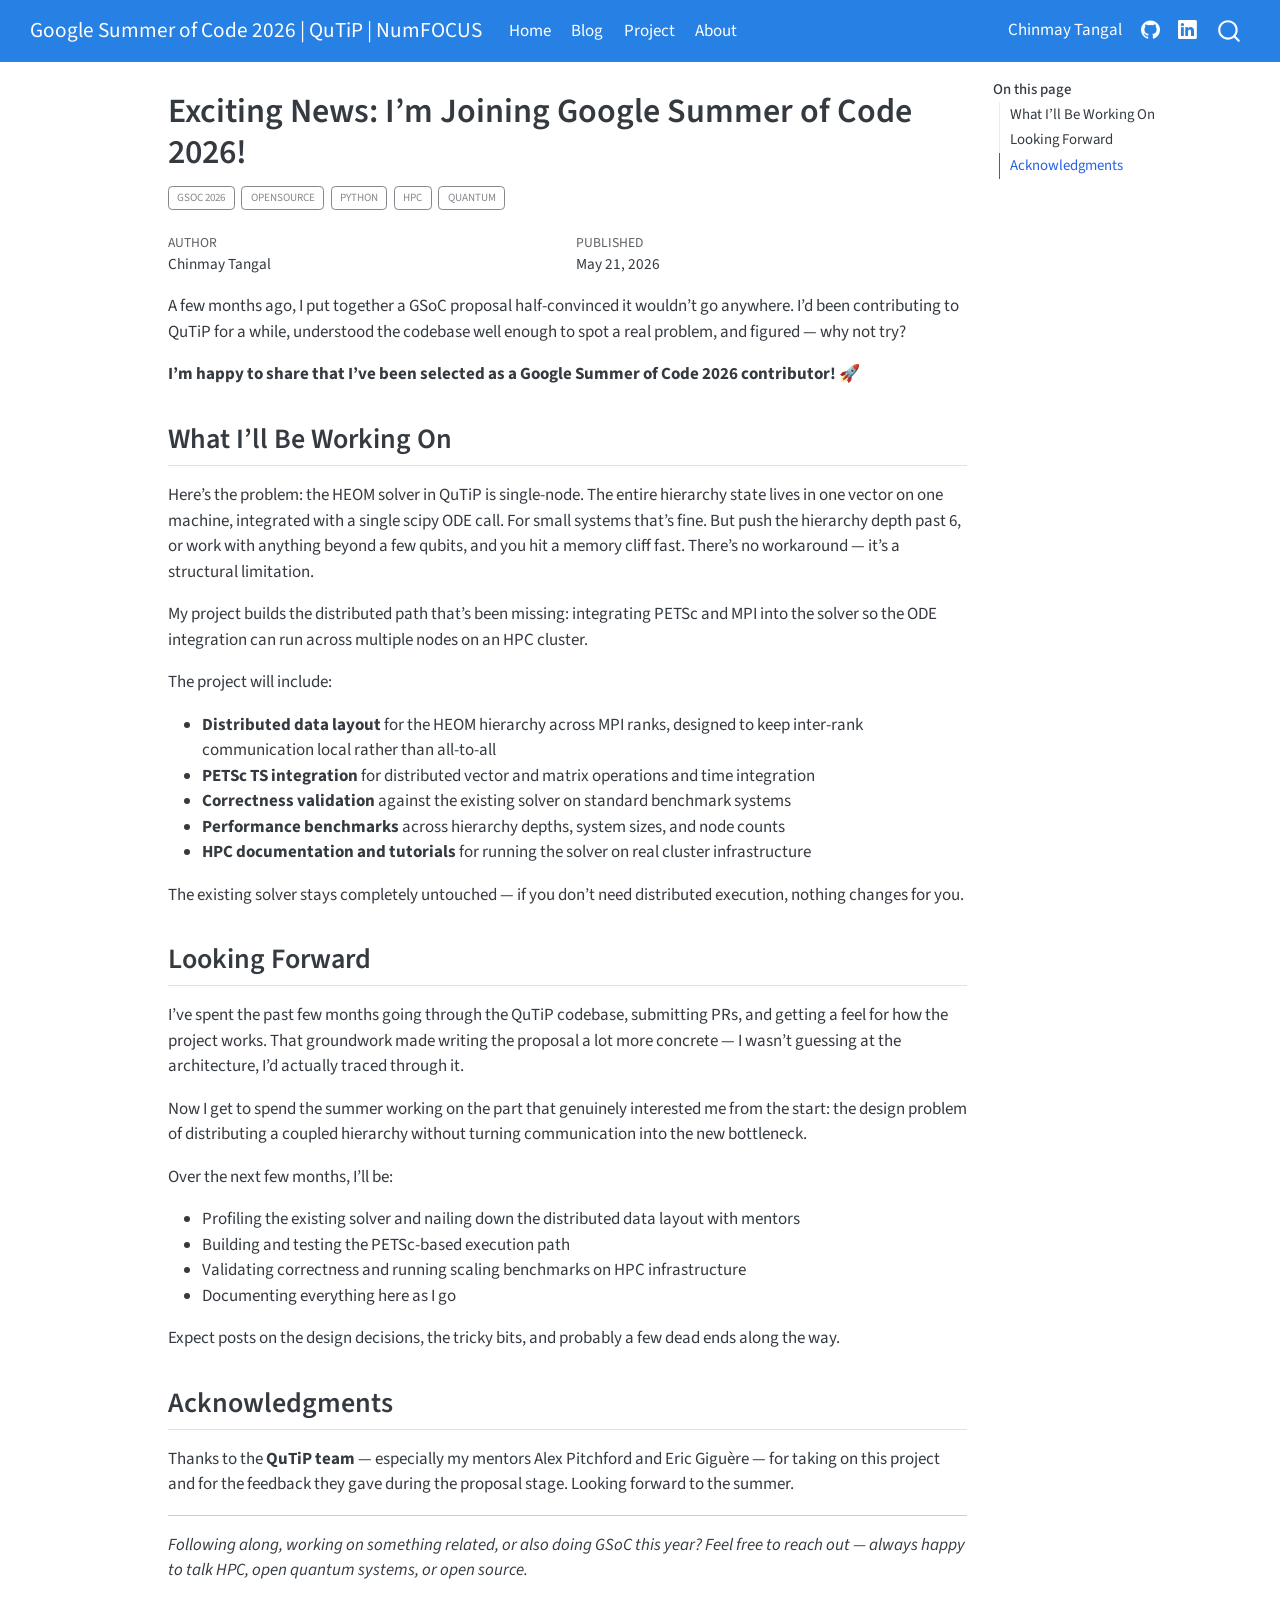
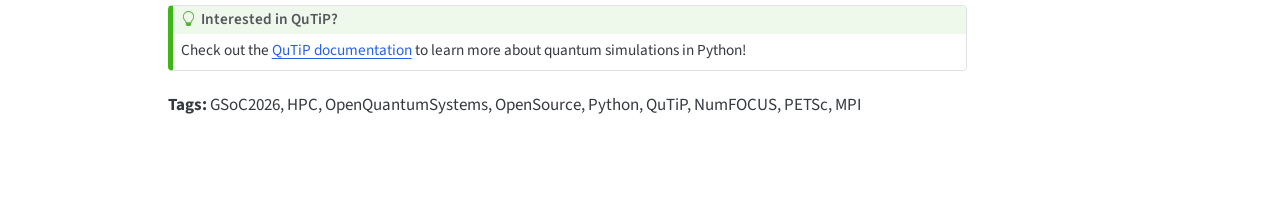
<file: docs/posts/intro/gsoc-selection.html>
<!DOCTYPE html>
<html xmlns="http://www.w3.org/1999/xhtml" lang="en" xml:lang="en"><head>

<meta charset="utf-8">
<meta name="generator" content="quarto-1.9.38">

<meta name="viewport" content="width=device-width, initial-scale=1.0, user-scalable=yes">

<meta name="author" content="Chinmay Tangal">
<meta name="dcterms.date" content="2026-05-21">

<title>Exciting News: I’m Joining Google Summer of Code 2026! – Google Summer of Code 2026 | QuTiP | NumFOCUS</title>
<style>
/* Default styles provided by pandoc.
** See https://pandoc.org/MANUAL.html#variables-for-html for config info.
*/
code{white-space: pre-wrap;}
span.smallcaps{font-variant: small-caps;}
div.columns{display: flex; gap: min(4vw, 1.5em);}
div.column{flex: auto; overflow-x: auto;}
div.hanging-indent{margin-left: 1.5em; text-indent: -1.5em;}
ul.task-list{list-style: none;}
ul.task-list li input[type="checkbox"] {
  width: 0.8em;
  margin: 0 0.8em 0.2em -1em; /* quarto-specific, see https://github.com/quarto-dev/quarto-cli/issues/4556 */ 
  vertical-align: middle;
}
</style>


<script src="../../site_libs/quarto-nav/quarto-nav.js"></script>
<script src="../../site_libs/quarto-nav/headroom.min.js"></script>
<script src="../../site_libs/clipboard/clipboard.min.js"></script>
<script src="../../site_libs/quarto-search/autocomplete.umd.js"></script>
<script src="../../site_libs/quarto-search/fuse.min.js"></script>
<script src="../../site_libs/quarto-search/quarto-search.js"></script>
<meta name="quarto:offset" content="../../">
<script src="../../site_libs/quarto-html/quarto.js" type="module"></script>
<script src="../../site_libs/quarto-html/tabsets/tabsets.js" type="module"></script>
<script src="../../site_libs/quarto-html/popper.min.js"></script>
<script src="../../site_libs/quarto-html/tippy.umd.min.js"></script>
<script src="../../site_libs/quarto-html/anchor.min.js"></script>
<link href="../../site_libs/quarto-html/tippy.css" rel="stylesheet">
<link href="../../site_libs/quarto-html/quarto-syntax-highlighting-15634bcf2e68342d4ad2dfa704d543f6.css" rel="stylesheet" id="quarto-text-highlighting-styles">
<script src="../../site_libs/bootstrap/bootstrap.min.js"></script>
<link href="../../site_libs/bootstrap/bootstrap-icons.css" rel="stylesheet">
<link href="../../site_libs/bootstrap/bootstrap-32a889d5c8f61d3f0f5c05f30bc27df8.min.css" rel="stylesheet" append-hash="true" id="quarto-bootstrap" data-mode="light">
<script id="quarto-search-options" type="application/json">{
  "location": "navbar",
  "copy-button": false,
  "collapse-after": 3,
  "panel-placement": "end",
  "type": "overlay",
  "limit": 50,
  "keyboard-shortcut": [
    "f",
    "/",
    "s"
  ],
  "show-item-context": false,
  "language": {
    "search-no-results-text": "No results",
    "search-matching-documents-text": "matching documents",
    "search-copy-link-title": "Copy link to search",
    "search-hide-matches-text": "Hide additional matches",
    "search-more-match-text": "more match in this document",
    "search-more-matches-text": "more matches in this document",
    "search-clear-button-title": "Clear",
    "search-text-placeholder": "",
    "search-detached-cancel-button-title": "Cancel",
    "search-submit-button-title": "Submit",
    "search-label": "Search"
  }
}</script>


<link rel="stylesheet" href="../../styles.css">
</head>

<body class="nav-fixed quarto-light">

<div id="quarto-search-results"></div>
  <header id="quarto-header" class="headroom fixed-top">
    <nav class="navbar navbar-expand-lg " data-bs-theme="dark">
      <div class="navbar-container container-fluid">
      <div class="navbar-brand-container mx-auto">
    <a class="navbar-brand" href="../../index.html">
    <span class="navbar-title">Google Summer of Code 2026 | QuTiP | NumFOCUS</span>
    </a>
  </div>
            <div id="quarto-search" class="" title="Search"></div>
          <button class="navbar-toggler" type="button" data-bs-toggle="collapse" data-bs-target="#navbarCollapse" aria-controls="navbarCollapse" role="menu" aria-expanded="false" aria-label="Toggle navigation" onclick="if (window.quartoToggleHeadroom) { window.quartoToggleHeadroom(); }">
  <span class="navbar-toggler-icon"></span>
</button>
          <div class="collapse navbar-collapse" id="navbarCollapse">
            <ul class="navbar-nav navbar-nav-scroll me-auto">
  <li class="nav-item">
    <a class="nav-link" href="../../index.html"> 
<span class="menu-text">Home</span></a>
  </li>  
  <li class="nav-item">
    <a class="nav-link" href="../../blog.html"> 
<span class="menu-text">Blog</span></a>
  </li>  
  <li class="nav-item">
    <a class="nav-link" href="../../project.html"> 
<span class="menu-text">Project</span></a>
  </li>  
  <li class="nav-item">
    <a class="nav-link" href="../../about.html"> 
<span class="menu-text">About</span></a>
  </li>  
</ul>
            <ul class="navbar-nav navbar-nav-scroll ms-auto">
  <li class="nav-item">
    <span class="nav-link">
<span class="menu-text">Chinmay Tangal</span>
    </span>
  </li>  
  <li class="nav-item compact">
    <a class="nav-link" href="https://github.com/Chinmay-Tangal"> <i class="bi bi-github" role="img">
</i> 
<span class="menu-text"></span></a>
  </li>  
  <li class="nav-item compact">
    <a class="nav-link" href="https://linkedin.com/in/chinmay-tangal"> <i class="bi bi-linkedin" role="img">
</i> 
<span class="menu-text"></span></a>
  </li>  
</ul>
          </div> <!-- /navcollapse -->
            <div class="quarto-navbar-tools">
</div>
      </div> <!-- /container-fluid -->
    </nav>
</header>
<!-- content -->
<div id="quarto-content" class="quarto-container page-columns page-rows-contents page-layout-article page-navbar">
<!-- sidebar -->
<!-- margin-sidebar -->
    <div id="quarto-margin-sidebar" class="sidebar margin-sidebar">
        <nav id="TOC" role="doc-toc" class="toc-active">
    <h2 id="toc-title">On this page</h2>
   
  <ul>
  <li><a href="#what-ill-be-working-on" id="toc-what-ill-be-working-on" class="nav-link active" data-scroll-target="#what-ill-be-working-on">What I’ll Be Working On</a></li>
  <li><a href="#looking-forward" id="toc-looking-forward" class="nav-link" data-scroll-target="#looking-forward">Looking Forward</a></li>
  <li><a href="#acknowledgments" id="toc-acknowledgments" class="nav-link" data-scroll-target="#acknowledgments">Acknowledgments</a></li>
  </ul>
</nav>
    </div>
<!-- main -->
<main class="content" id="quarto-document-content">

<header id="title-block-header" class="quarto-title-block default">
<div class="quarto-title">
<h1 class="title">Exciting News: I’m Joining Google Summer of Code 2026!</h1>
  <div class="quarto-categories">
    <div class="quarto-category">GSoC 2026</div>
    <div class="quarto-category">OpenSource</div>
    <div class="quarto-category">Python</div>
    <div class="quarto-category">HPC</div>
    <div class="quarto-category">quantum</div>
  </div>
  </div>



<div class="quarto-title-meta">

    <div>
    <div class="quarto-title-meta-heading">Author</div>
    <div class="quarto-title-meta-contents">
             <p>Chinmay Tangal </p>
          </div>
  </div>
    
    <div>
    <div class="quarto-title-meta-heading">Published</div>
    <div class="quarto-title-meta-contents">
      <p class="date">May 21, 2026</p>
    </div>
  </div>
  
    
  </div>
  


</header>


<p>A few months ago, I put together a GSoC proposal half-convinced it wouldn’t go anywhere. I’d been contributing to QuTiP for a while, understood the codebase well enough to spot a real problem, and figured — why not try?</p>
<p><strong>I’m happy to share that I’ve been selected as a Google Summer of Code 2026 contributor!</strong> 🚀</p>
<section id="what-ill-be-working-on" class="level2">
<h2 class="anchored" data-anchor-id="what-ill-be-working-on">What I’ll Be Working On</h2>
<p>Here’s the problem: the HEOM solver in QuTiP is single-node. The entire hierarchy state lives in one vector on one machine, integrated with a single scipy ODE call. For small systems that’s fine. But push the hierarchy depth past 6, or work with anything beyond a few qubits, and you hit a memory cliff fast. There’s no workaround — it’s a structural limitation.</p>
<p>My project builds the distributed path that’s been missing: integrating PETSc and MPI into the solver so the ODE integration can run across multiple nodes on an HPC cluster.</p>
<p>The project will include:</p>
<ul>
<li><strong>Distributed data layout</strong> for the HEOM hierarchy across MPI ranks, designed to keep inter-rank communication local rather than all-to-all</li>
<li><strong>PETSc TS integration</strong> for distributed vector and matrix operations and time integration</li>
<li><strong>Correctness validation</strong> against the existing solver on standard benchmark systems</li>
<li><strong>Performance benchmarks</strong> across hierarchy depths, system sizes, and node counts</li>
<li><strong>HPC documentation and tutorials</strong> for running the solver on real cluster infrastructure</li>
</ul>
<p>The existing solver stays completely untouched — if you don’t need distributed execution, nothing changes for you.</p>
</section>
<section id="looking-forward" class="level2">
<h2 class="anchored" data-anchor-id="looking-forward">Looking Forward</h2>
<p>I’ve spent the past few months going through the QuTiP codebase, submitting PRs, and getting a feel for how the project works. That groundwork made writing the proposal a lot more concrete — I wasn’t guessing at the architecture, I’d actually traced through it.</p>
<p>Now I get to spend the summer working on the part that genuinely interested me from the start: the design problem of distributing a coupled hierarchy without turning communication into the new bottleneck.</p>
<p>Over the next few months, I’ll be:</p>
<ul>
<li>Profiling the existing solver and nailing down the distributed data layout with mentors</li>
<li>Building and testing the PETSc-based execution path</li>
<li>Validating correctness and running scaling benchmarks on HPC infrastructure</li>
<li>Documenting everything here as I go</li>
</ul>
<p>Expect posts on the design decisions, the tricky bits, and probably a few dead ends along the way.</p>
</section>
<section id="acknowledgments" class="level2">
<h2 class="anchored" data-anchor-id="acknowledgments">Acknowledgments</h2>
<p>Thanks to the <strong>QuTiP team</strong> — especially my mentors Alex Pitchford and Eric Giguère — for taking on this project and for the feedback they gave during the proposal stage. Looking forward to the summer.</p>
<hr>
<p><em>Following along, working on something related, or also doing GSoC this year? Feel free to reach out — always happy to talk HPC, open quantum systems, or open source.</em></p>
<div class="callout callout-style-default callout-tip callout-titled">
<div class="callout-header d-flex align-content-center">
<div class="callout-icon-container">
<i class="callout-icon"></i>
</div>
<div class="callout-title-container flex-fill">
<span class="screen-reader-only">Tip</span>Interested in QuTiP?
</div>
</div>
<div class="callout-body-container callout-body">
<p>Check out the <a href="https://qutip.org/">QuTiP documentation</a> to learn more about quantum simulations in Python!</p>
</div>
</div>
<p><strong>Tags:</strong> GSoC2026, HPC, OpenQuantumSystems, OpenSource, Python, QuTiP, NumFOCUS, PETSc, MPI</p>


</section>

</main> <!-- /main -->
<script id="quarto-html-after-body" type="application/javascript">
  window.document.addEventListener("DOMContentLoaded", function (event) {
    const icon = "";
    const anchorJS = new window.AnchorJS();
    anchorJS.options = {
      placement: 'right',
      icon: icon
    };
    anchorJS.add('.anchored');
    const isCodeAnnotation = (el) => {
      for (const clz of el.classList) {
        if (clz.startsWith('code-annotation-')) {                     
          return true;
        }
      }
      return false;
    }
    const onCopySuccess = function(e) {
      // button target
      const button = e.trigger;
      // don't keep focus
      button.blur();
      // flash "checked"
      button.classList.add('code-copy-button-checked');
      var currentTitle = button.getAttribute("title");
      button.setAttribute("title", "Copied!");
      let tooltip;
      if (window.bootstrap) {
        button.setAttribute("data-bs-toggle", "tooltip");
        button.setAttribute("data-bs-placement", "left");
        button.setAttribute("data-bs-title", "Copied!");
        tooltip = new bootstrap.Tooltip(button, 
          { trigger: "manual", 
            customClass: "code-copy-button-tooltip",
            offset: [0, -8]});
        tooltip.show();    
      }
      setTimeout(function() {
        if (tooltip) {
          tooltip.hide();
          button.removeAttribute("data-bs-title");
          button.removeAttribute("data-bs-toggle");
          button.removeAttribute("data-bs-placement");
        }
        button.setAttribute("title", currentTitle);
        button.classList.remove('code-copy-button-checked');
      }, 1000);
      // clear code selection
      e.clearSelection();
    }
    const getTextToCopy = function(trigger) {
      const outerScaffold = trigger.parentElement.cloneNode(true);
      const codeEl = outerScaffold.querySelector('code');
      for (const childEl of codeEl.children) {
        if (isCodeAnnotation(childEl)) {
          childEl.remove();
        }
      }
      return codeEl.innerText;
    }
    const clipboard = new window.ClipboardJS('.code-copy-button:not([data-in-quarto-modal])', {
      text: getTextToCopy
    });
    clipboard.on('success', onCopySuccess);
    if (window.document.getElementById('quarto-embedded-source-code-modal')) {
      const clipboardModal = new window.ClipboardJS('.code-copy-button[data-in-quarto-modal]', {
        text: getTextToCopy,
        container: window.document.getElementById('quarto-embedded-source-code-modal')
      });
      clipboardModal.on('success', onCopySuccess);
    }
      var localhostRegex = new RegExp(/^(?:http|https):\/\/localhost\:?[0-9]*\//);
      var mailtoRegex = new RegExp(/^mailto:/);
        var filterRegex = new RegExp('/' + window.location.host + '/');
      var isInternal = (href) => {
          return filterRegex.test(href) || localhostRegex.test(href) || mailtoRegex.test(href);
      }
      // Inspect non-navigation links and adorn them if external
     var links = window.document.querySelectorAll('a[href]:not(.nav-link):not(.navbar-brand):not(.toc-action):not(.sidebar-link):not(.sidebar-item-toggle):not(.pagination-link):not(.no-external):not([aria-hidden]):not(.dropdown-item):not(.quarto-navigation-tool):not(.about-link)');
      for (var i=0; i<links.length; i++) {
        const link = links[i];
        if (!isInternal(link.href)) {
          // undo the damage that might have been done by quarto-nav.js in the case of
          // links that we want to consider external
          if (link.dataset.originalHref !== undefined) {
            link.href = link.dataset.originalHref;
          }
        }
      }
    function tippyHover(el, contentFn, onTriggerFn, onUntriggerFn) {
      const config = {
        allowHTML: true,
        maxWidth: 500,
        delay: 100,
        arrow: false,
        appendTo: function(el) {
            return el.parentElement;
        },
        interactive: true,
        interactiveBorder: 10,
        theme: 'quarto',
        placement: 'bottom-start',
      };
      if (contentFn) {
        config.content = contentFn;
      }
      if (onTriggerFn) {
        config.onTrigger = onTriggerFn;
      }
      if (onUntriggerFn) {
        config.onUntrigger = onUntriggerFn;
      }
      window.tippy(el, config); 
    }
    const noterefs = window.document.querySelectorAll('a[role="doc-noteref"]');
    for (var i=0; i<noterefs.length; i++) {
      const ref = noterefs[i];
      tippyHover(ref, function() {
        // use id or data attribute instead here
        let href = ref.getAttribute('data-footnote-href') || ref.getAttribute('href');
        try { href = new URL(href).hash; } catch {}
        const id = href.replace(/^#\/?/, "");
        const note = window.document.getElementById(id);
        if (note) {
          return note.innerHTML;
        } else {
          return "";
        }
      });
    }
    const xrefs = window.document.querySelectorAll('a.quarto-xref');
    const processXRef = (id, note) => {
      // Strip column container classes
      const stripColumnClz = (el) => {
        el.classList.remove("page-full", "page-columns");
        if (el.children) {
          for (const child of el.children) {
            stripColumnClz(child);
          }
        }
      }
      stripColumnClz(note)
      if (id === null || id.startsWith('sec-')) {
        // Special case sections, only their first couple elements
        const container = document.createElement("div");
        if (note.children && note.children.length > 2) {
          container.appendChild(note.children[0].cloneNode(true));
          for (let i = 1; i < note.children.length; i++) {
            const child = note.children[i];
            if (child.tagName === "P" && child.innerText === "") {
              continue;
            } else {
              container.appendChild(child.cloneNode(true));
              break;
            }
          }
          if (window.Quarto?.typesetMath) {
            window.Quarto.typesetMath(container);
          }
          return container.innerHTML
        } else {
          if (window.Quarto?.typesetMath) {
            window.Quarto.typesetMath(note);
          }
          return note.innerHTML;
        }
      } else {
        // Remove any anchor links if they are present
        const anchorLink = note.querySelector('a.anchorjs-link');
        if (anchorLink) {
          anchorLink.remove();
        }
        if (window.Quarto?.typesetMath) {
          window.Quarto.typesetMath(note);
        }
        if (note.classList.contains("callout")) {
          return note.outerHTML;
        } else {
          return note.innerHTML;
        }
      }
    }
    for (var i=0; i<xrefs.length; i++) {
      const xref = xrefs[i];
      tippyHover(xref, undefined, function(instance) {
        instance.disable();
        let url = xref.getAttribute('href');
        let hash = undefined; 
        if (url.startsWith('#')) {
          hash = url;
        } else {
          try { hash = new URL(url).hash; } catch {}
        }
        if (hash) {
          const id = hash.replace(/^#\/?/, "");
          const note = window.document.getElementById(id);
          if (note !== null) {
            try {
              const html = processXRef(id, note.cloneNode(true));
              instance.setContent(html);
            } finally {
              instance.enable();
              instance.show();
            }
          } else {
            // See if we can fetch this
            fetch(url.split('#')[0])
            .then(res => res.text())
            .then(html => {
              const parser = new DOMParser();
              const htmlDoc = parser.parseFromString(html, "text/html");
              const note = htmlDoc.getElementById(id);
              if (note !== null) {
                const html = processXRef(id, note);
                instance.setContent(html);
              } 
            }).finally(() => {
              instance.enable();
              instance.show();
            });
          }
        } else {
          // See if we can fetch a full url (with no hash to target)
          // This is a special case and we should probably do some content thinning / targeting
          fetch(url)
          .then(res => res.text())
          .then(html => {
            const parser = new DOMParser();
            const htmlDoc = parser.parseFromString(html, "text/html");
            const note = htmlDoc.querySelector('main.content');
            if (note !== null) {
              // This should only happen for chapter cross references
              // (since there is no id in the URL)
              // remove the first header
              if (note.children.length > 0 && note.children[0].tagName === "HEADER") {
                note.children[0].remove();
              }
              const html = processXRef(null, note);
              instance.setContent(html);
            } 
          }).finally(() => {
            instance.enable();
            instance.show();
          });
        }
      }, function(instance) {
      });
    }
        let selectedAnnoteEl;
        const selectorForAnnotation = ( cell, annotation) => {
          let cellAttr = 'data-code-cell="' + cell + '"';
          let lineAttr = 'data-code-annotation="' +  annotation + '"';
          const selector = 'span[' + cellAttr + '][' + lineAttr + ']';
          return selector;
        }
        const selectCodeLines = (annoteEl) => {
          const doc = window.document;
          const targetCell = annoteEl.getAttribute("data-target-cell");
          const targetAnnotation = annoteEl.getAttribute("data-target-annotation");
          const annoteSpan = window.document.querySelector(selectorForAnnotation(targetCell, targetAnnotation));
          const lines = annoteSpan.getAttribute("data-code-lines").split(",");
          const lineIds = lines.map((line) => {
            return targetCell + "-" + line;
          })
          let top = null;
          let height = null;
          let parent = null;
          if (lineIds.length > 0) {
              //compute the position of the single el (top and bottom and make a div)
              const el = window.document.getElementById(lineIds[0]);
              top = el.offsetTop;
              height = el.offsetHeight;
              parent = el.parentElement.parentElement;
            if (lineIds.length > 1) {
              const lastEl = window.document.getElementById(lineIds[lineIds.length - 1]);
              const bottom = lastEl.offsetTop + lastEl.offsetHeight;
              height = bottom - top;
            }
            if (top !== null && height !== null && parent !== null) {
              // cook up a div (if necessary) and position it 
              let div = window.document.getElementById("code-annotation-line-highlight");
              if (div === null) {
                div = window.document.createElement("div");
                div.setAttribute("id", "code-annotation-line-highlight");
                div.style.position = 'absolute';
                parent.appendChild(div);
              }
              div.style.top = top - 2 + "px";
              div.style.height = height + 4 + "px";
              div.style.left = 0;
              let gutterDiv = window.document.getElementById("code-annotation-line-highlight-gutter");
              if (gutterDiv === null) {
                gutterDiv = window.document.createElement("div");
                gutterDiv.setAttribute("id", "code-annotation-line-highlight-gutter");
                gutterDiv.style.position = 'absolute';
                const codeCell = window.document.getElementById(targetCell);
                const gutter = codeCell.querySelector('.code-annotation-gutter');
                gutter.appendChild(gutterDiv);
              }
              gutterDiv.style.top = top - 2 + "px";
              gutterDiv.style.height = height + 4 + "px";
            }
            selectedAnnoteEl = annoteEl;
          }
        };
        const unselectCodeLines = () => {
          const elementsIds = ["code-annotation-line-highlight", "code-annotation-line-highlight-gutter"];
          elementsIds.forEach((elId) => {
            const div = window.document.getElementById(elId);
            if (div) {
              div.remove();
            }
          });
          selectedAnnoteEl = undefined;
        };
          // Handle positioning of the toggle
      window.addEventListener(
        "resize",
        throttle(() => {
          elRect = undefined;
          if (selectedAnnoteEl) {
            selectCodeLines(selectedAnnoteEl);
          }
        }, 10)
      );
      function throttle(fn, ms) {
      let throttle = false;
      let timer;
        return (...args) => {
          if(!throttle) { // first call gets through
              fn.apply(this, args);
              throttle = true;
          } else { // all the others get throttled
              if(timer) clearTimeout(timer); // cancel #2
              timer = setTimeout(() => {
                fn.apply(this, args);
                timer = throttle = false;
              }, ms);
          }
        };
      }
        // Attach click handler to the DT
        const annoteDls = window.document.querySelectorAll('dt[data-target-cell]');
        for (const annoteDlNode of annoteDls) {
          annoteDlNode.addEventListener('click', (event) => {
            const clickedEl = event.target;
            if (clickedEl !== selectedAnnoteEl) {
              unselectCodeLines();
              const activeEl = window.document.querySelector('dt[data-target-cell].code-annotation-active');
              if (activeEl) {
                activeEl.classList.remove('code-annotation-active');
              }
              selectCodeLines(clickedEl);
              clickedEl.classList.add('code-annotation-active');
            } else {
              // Unselect the line
              unselectCodeLines();
              clickedEl.classList.remove('code-annotation-active');
            }
          });
        }
    const findCites = (el) => {
      const parentEl = el.parentElement;
      if (parentEl) {
        const cites = parentEl.dataset.cites;
        if (cites) {
          return {
            el,
            cites: cites.split(' ')
          };
        } else {
          return findCites(el.parentElement)
        }
      } else {
        return undefined;
      }
    };
    var bibliorefs = window.document.querySelectorAll('a[role="doc-biblioref"]');
    for (var i=0; i<bibliorefs.length; i++) {
      const ref = bibliorefs[i];
      const citeInfo = findCites(ref);
      if (citeInfo) {
        tippyHover(citeInfo.el, function() {
          var popup = window.document.createElement('div');
          citeInfo.cites.forEach(function(cite) {
            var citeDiv = window.document.createElement('div');
            citeDiv.classList.add('hanging-indent');
            citeDiv.classList.add('csl-entry');
            var biblioDiv = window.document.getElementById('ref-' + cite);
            if (biblioDiv) {
              citeDiv.innerHTML = biblioDiv.innerHTML;
            }
            popup.appendChild(citeDiv);
          });
          return popup.innerHTML;
        });
      }
    }
  });
  </script>
</div> <!-- /content -->




</body></html>
</file>
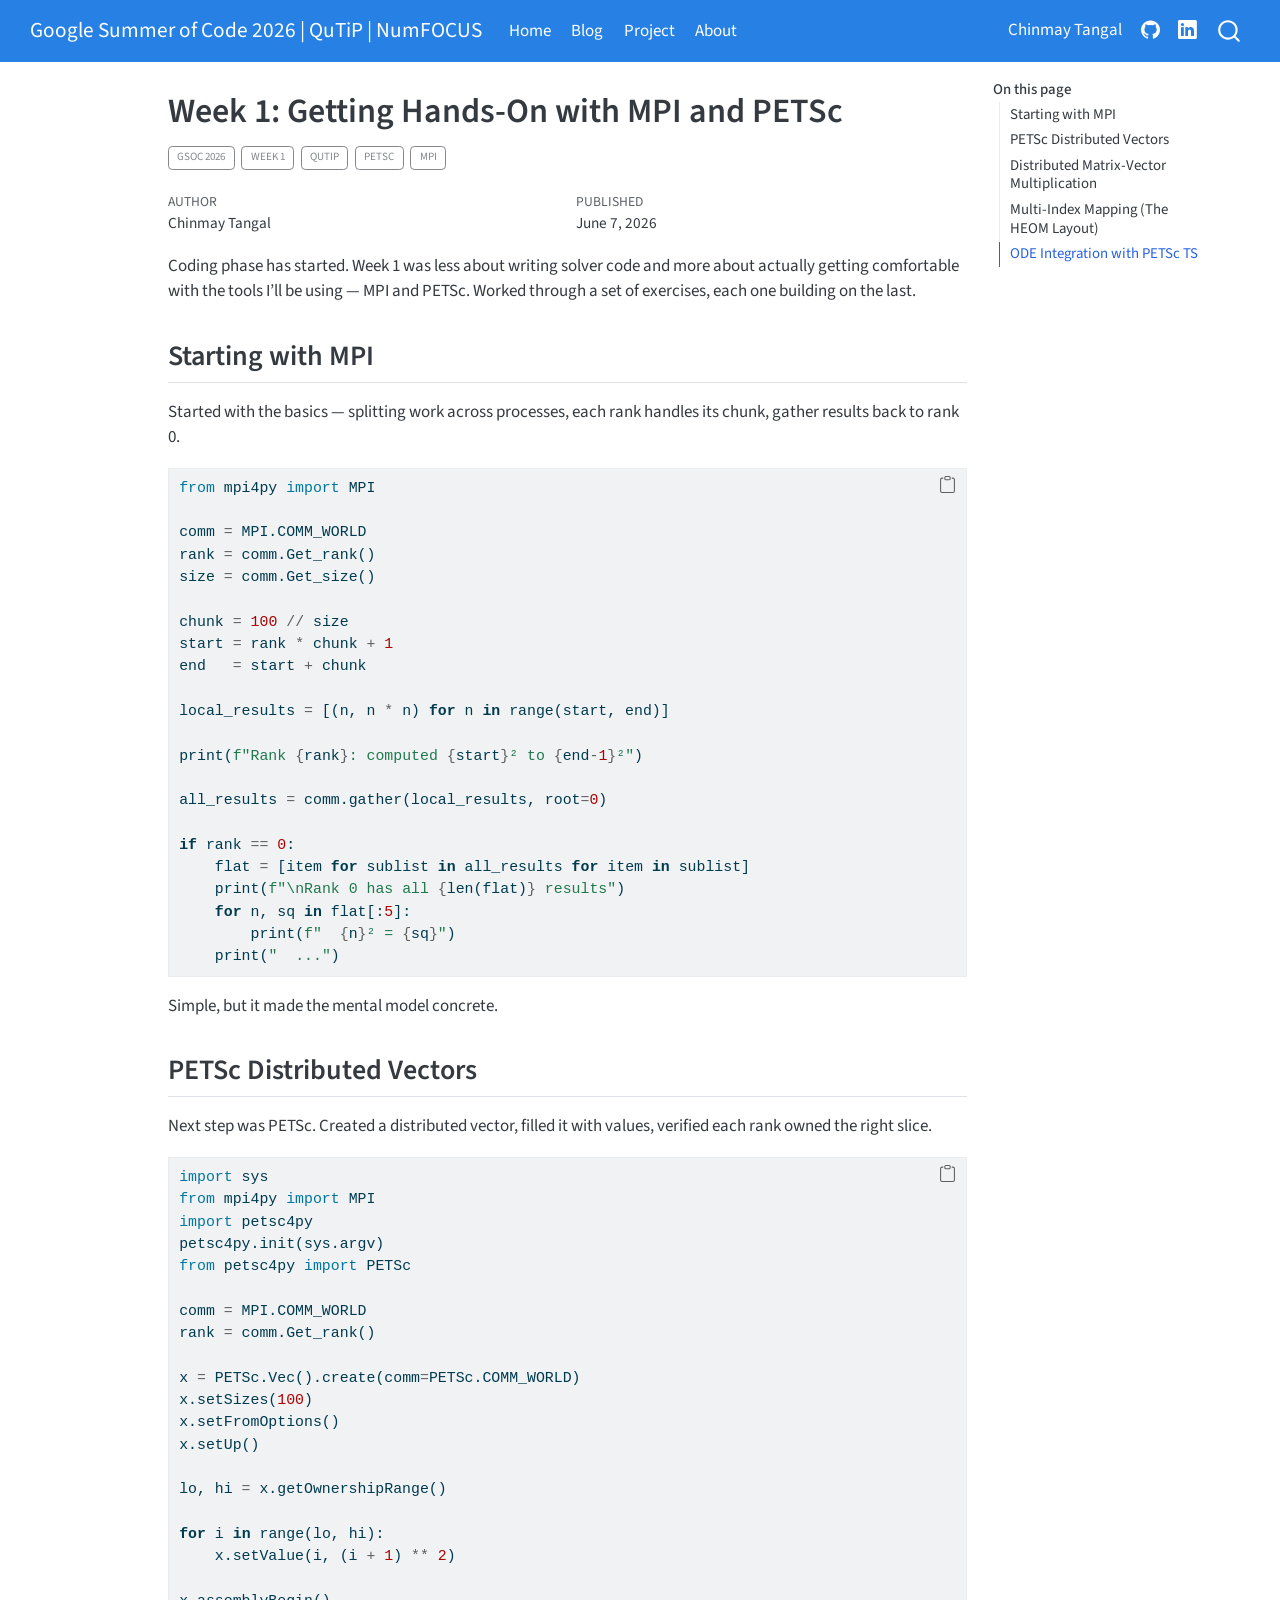
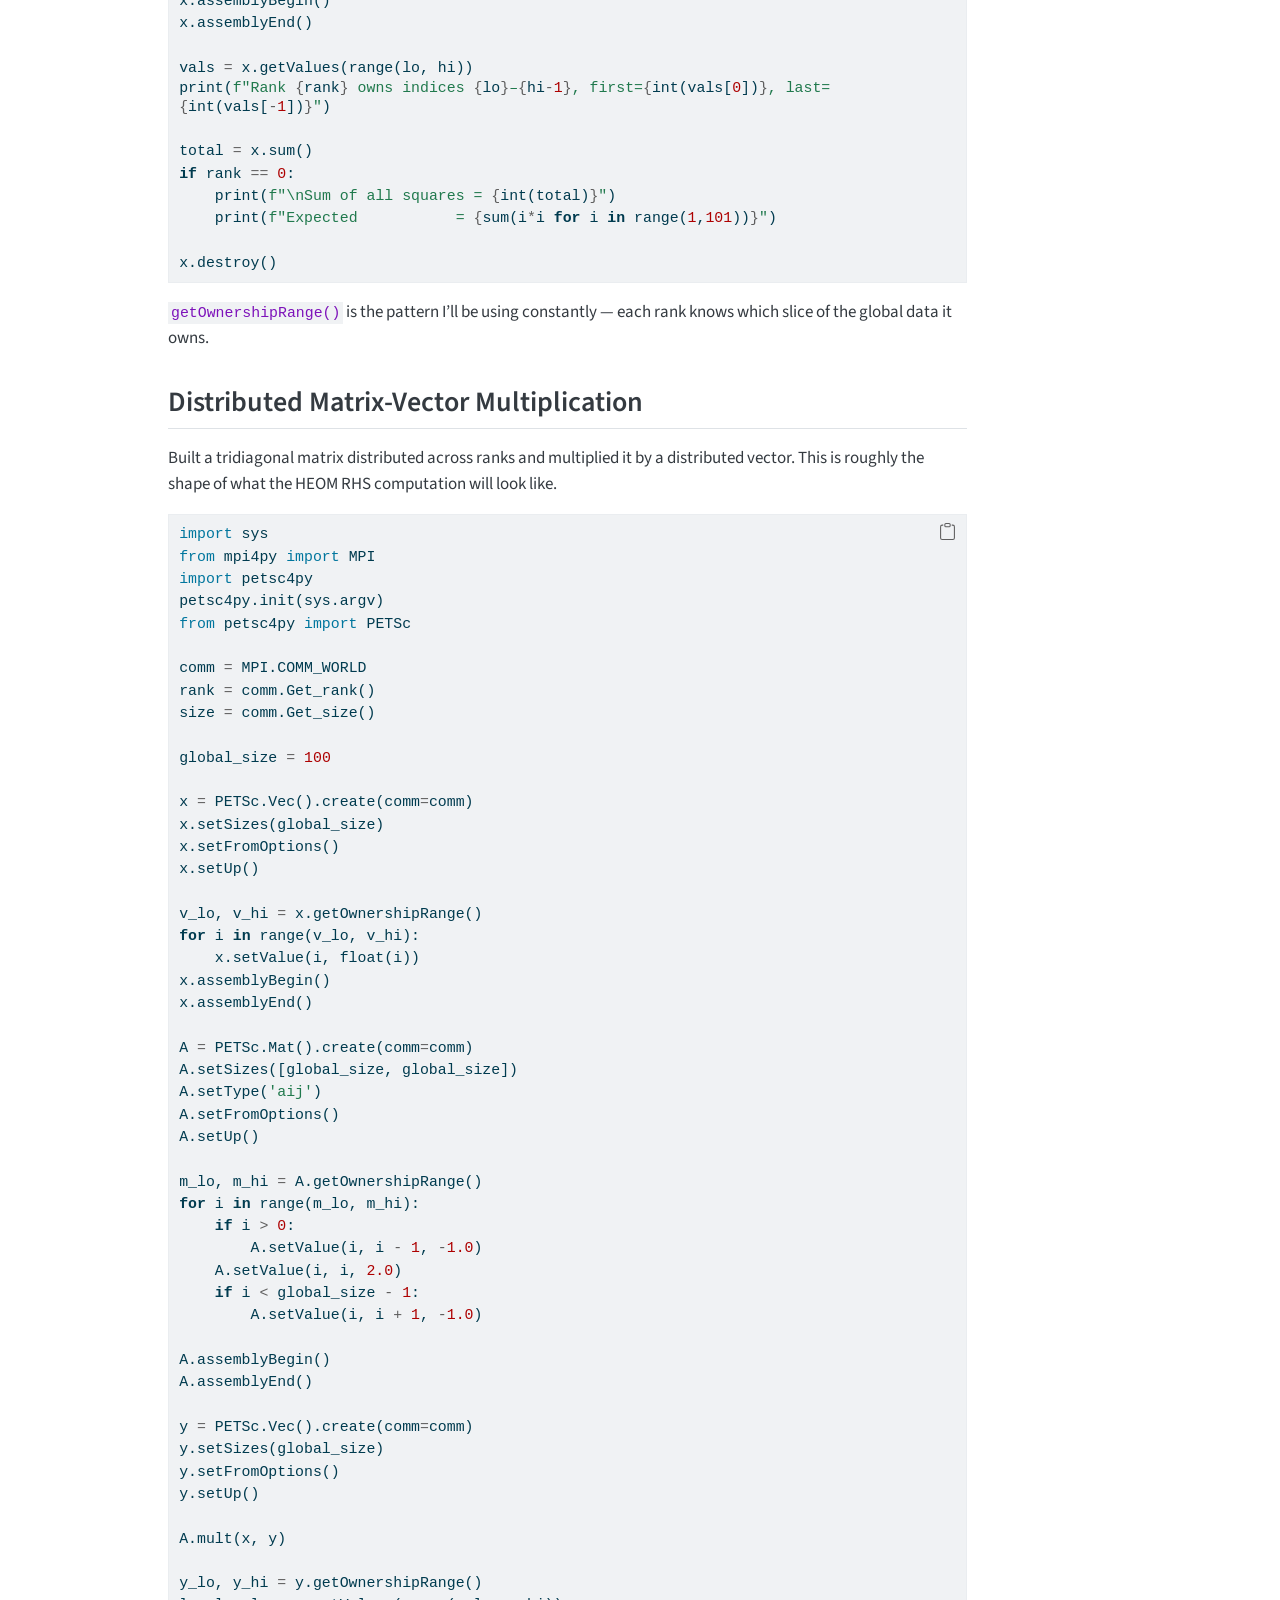
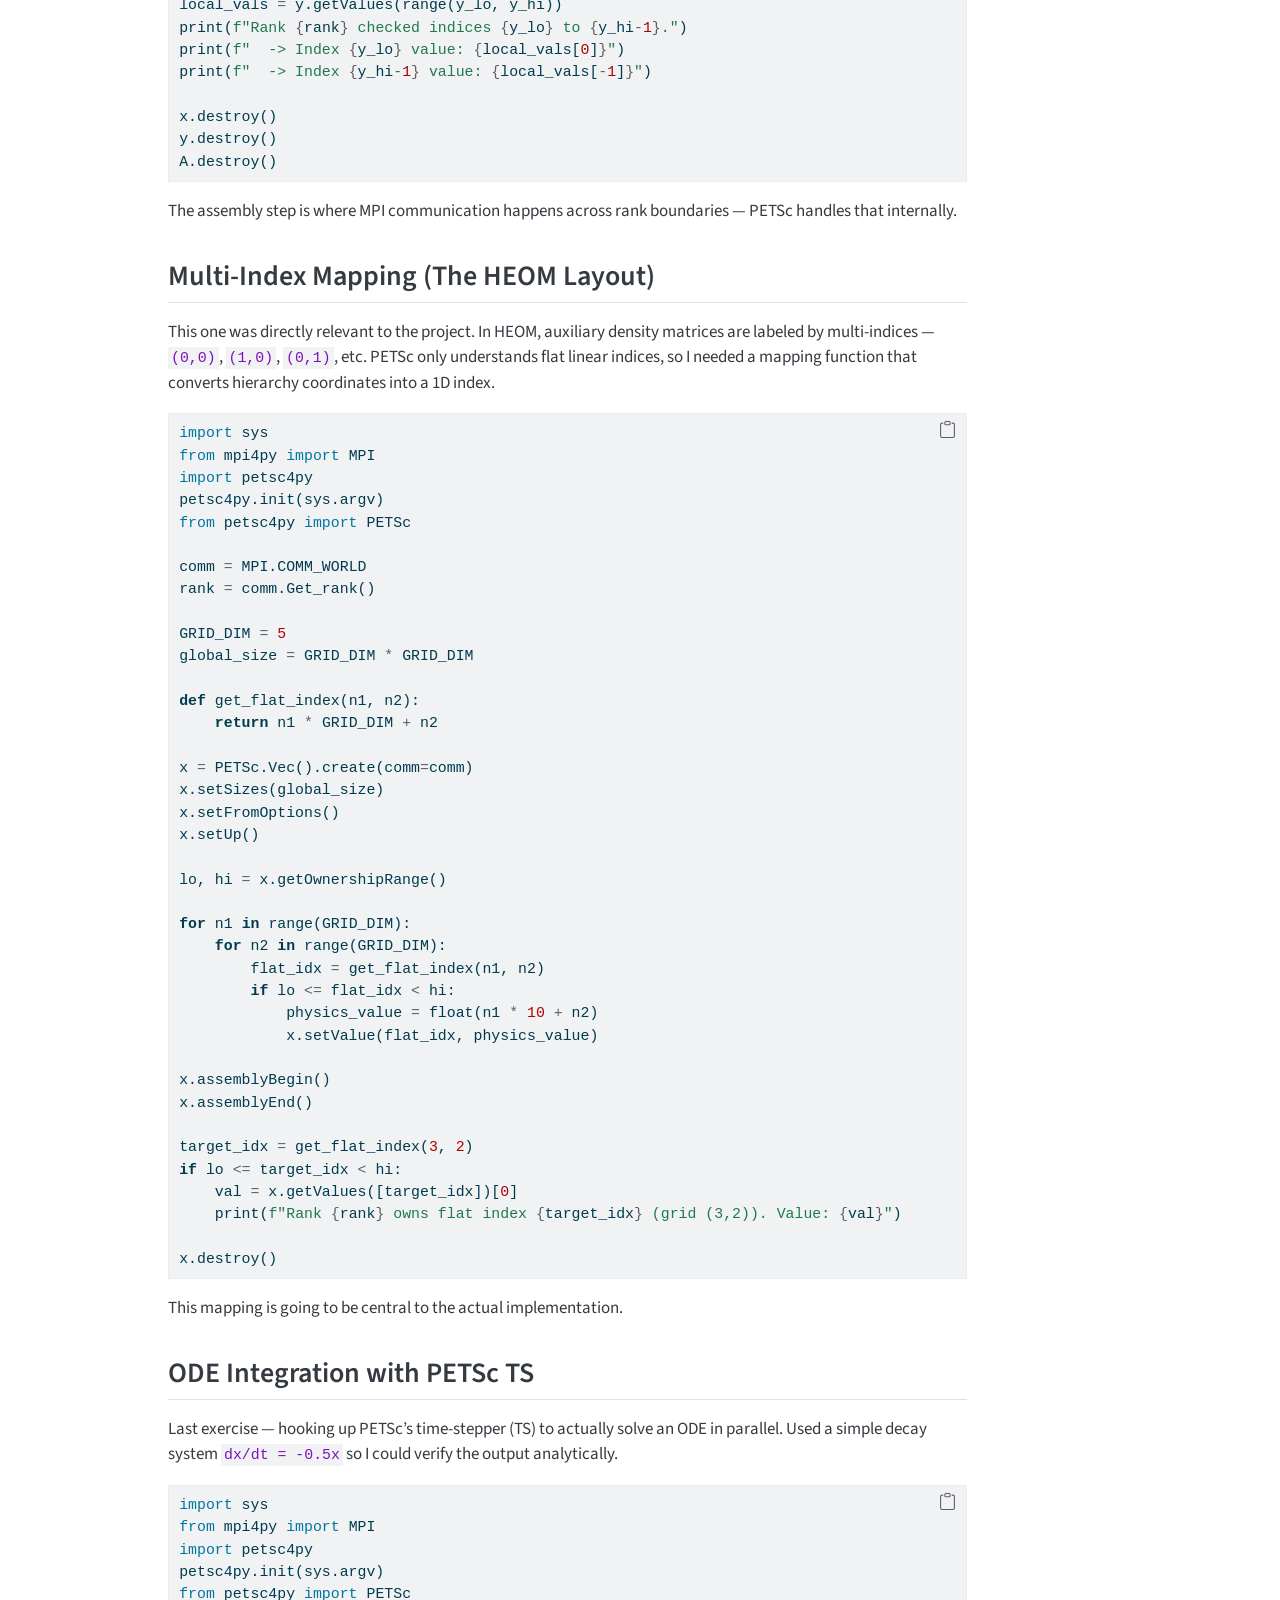
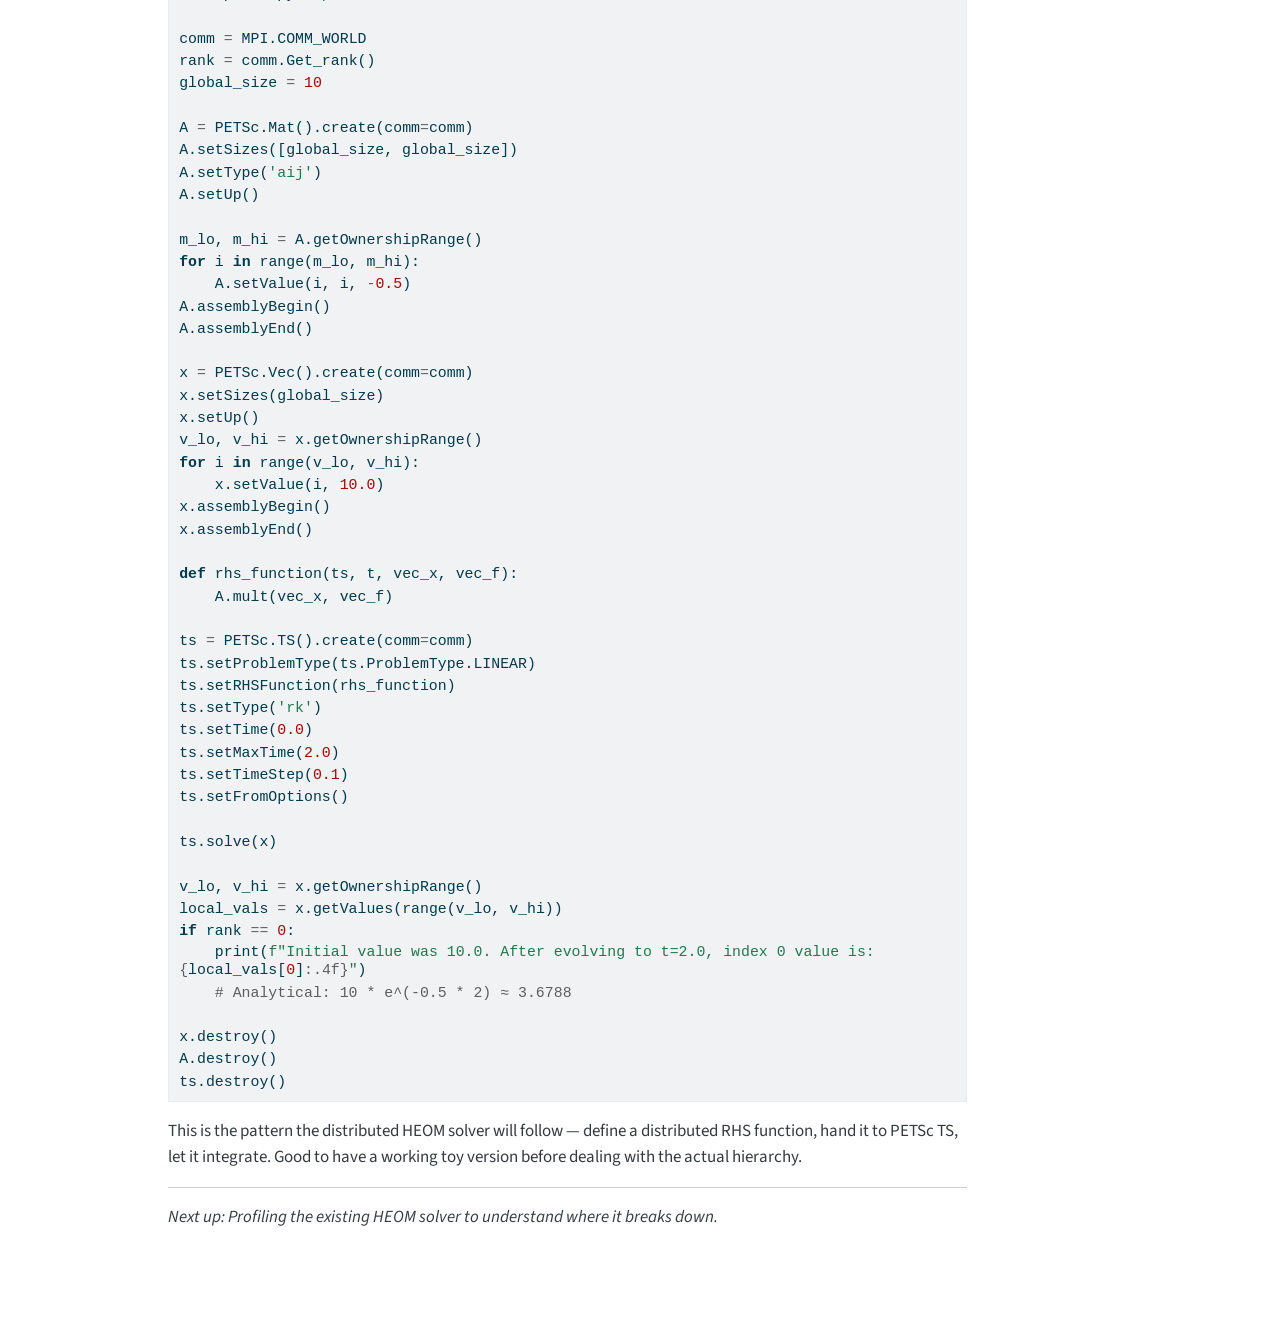
<file: docs/posts/Week-1/week1.html>
<!DOCTYPE html>
<html xmlns="http://www.w3.org/1999/xhtml" lang="en" xml:lang="en"><head>

<meta charset="utf-8">
<meta name="generator" content="quarto-1.9.38">

<meta name="viewport" content="width=device-width, initial-scale=1.0, user-scalable=yes">

<meta name="author" content="Chinmay Tangal">
<meta name="dcterms.date" content="2026-06-07">

<title>Week 1: Getting Hands-On with MPI and PETSc – Google Summer of Code 2026 | QuTiP | NumFOCUS</title>
<style>
/* Default styles provided by pandoc.
** See https://pandoc.org/MANUAL.html#variables-for-html for config info.
*/
code{white-space: pre-wrap;}
span.smallcaps{font-variant: small-caps;}
div.columns{display: flex; gap: min(4vw, 1.5em);}
div.column{flex: auto; overflow-x: auto;}
div.hanging-indent{margin-left: 1.5em; text-indent: -1.5em;}
ul.task-list{list-style: none;}
ul.task-list li input[type="checkbox"] {
  width: 0.8em;
  margin: 0 0.8em 0.2em -1em; /* quarto-specific, see https://github.com/quarto-dev/quarto-cli/issues/4556 */ 
  vertical-align: middle;
}
/* CSS for syntax highlighting */
html { -webkit-text-size-adjust: 100%; }
pre > code.sourceCode { white-space: pre; position: relative; }
pre > code.sourceCode > span { display: inline-block; line-height: 1.25; }
pre > code.sourceCode > span:empty { height: 1.2em; }
.sourceCode { overflow: visible; }
code.sourceCode > span { color: inherit; text-decoration: inherit; }
div.sourceCode { margin: 1em 0; }
pre.sourceCode { margin: 0; }
@media screen {
div.sourceCode { overflow: auto; }
}
@media print {
pre > code.sourceCode { white-space: pre-wrap; }
pre > code.sourceCode > span { text-indent: -5em; padding-left: 5em; }
}
pre.numberSource code
  { counter-reset: source-line 0; }
pre.numberSource code > span
  { position: relative; left: -4em; counter-increment: source-line; }
pre.numberSource code > span > a:first-child::before
  { content: counter(source-line);
    position: relative; left: -1em; text-align: right; vertical-align: baseline;
    border: none; display: inline-block;
    -webkit-touch-callout: none; -webkit-user-select: none;
    -khtml-user-select: none; -moz-user-select: none;
    -ms-user-select: none; user-select: none;
    padding: 0 4px; width: 4em;
  }
pre.numberSource { margin-left: 3em;  padding-left: 4px; }
div.sourceCode
  {   }
@media screen {
pre > code.sourceCode > span > a:first-child::before { text-decoration: underline; }
}
</style>


<script src="../../site_libs/quarto-nav/quarto-nav.js"></script>
<script src="../../site_libs/quarto-nav/headroom.min.js"></script>
<script src="../../site_libs/clipboard/clipboard.min.js"></script>
<script src="../../site_libs/quarto-search/autocomplete.umd.js"></script>
<script src="../../site_libs/quarto-search/fuse.min.js"></script>
<script src="../../site_libs/quarto-search/quarto-search.js"></script>
<meta name="quarto:offset" content="../../">
<script src="../../site_libs/quarto-html/quarto.js" type="module"></script>
<script src="../../site_libs/quarto-html/tabsets/tabsets.js" type="module"></script>
<script src="../../site_libs/quarto-html/popper.min.js"></script>
<script src="../../site_libs/quarto-html/tippy.umd.min.js"></script>
<script src="../../site_libs/quarto-html/anchor.min.js"></script>
<link href="../../site_libs/quarto-html/tippy.css" rel="stylesheet">
<link href="../../site_libs/quarto-html/quarto-syntax-highlighting-15634bcf2e68342d4ad2dfa704d543f6.css" rel="stylesheet" id="quarto-text-highlighting-styles">
<script src="../../site_libs/bootstrap/bootstrap.min.js"></script>
<link href="../../site_libs/bootstrap/bootstrap-icons.css" rel="stylesheet">
<link href="../../site_libs/bootstrap/bootstrap-32a889d5c8f61d3f0f5c05f30bc27df8.min.css" rel="stylesheet" append-hash="true" id="quarto-bootstrap" data-mode="light">
<script id="quarto-search-options" type="application/json">{
  "location": "navbar",
  "copy-button": false,
  "collapse-after": 3,
  "panel-placement": "end",
  "type": "overlay",
  "limit": 50,
  "keyboard-shortcut": [
    "f",
    "/",
    "s"
  ],
  "show-item-context": false,
  "language": {
    "search-no-results-text": "No results",
    "search-matching-documents-text": "matching documents",
    "search-copy-link-title": "Copy link to search",
    "search-hide-matches-text": "Hide additional matches",
    "search-more-match-text": "more match in this document",
    "search-more-matches-text": "more matches in this document",
    "search-clear-button-title": "Clear",
    "search-text-placeholder": "",
    "search-detached-cancel-button-title": "Cancel",
    "search-submit-button-title": "Submit",
    "search-label": "Search"
  }
}</script>


<link rel="stylesheet" href="../../styles.css">
</head>

<body class="nav-fixed quarto-light">

<div id="quarto-search-results"></div>
  <header id="quarto-header" class="headroom fixed-top">
    <nav class="navbar navbar-expand-lg " data-bs-theme="dark">
      <div class="navbar-container container-fluid">
      <div class="navbar-brand-container mx-auto">
    <a class="navbar-brand" href="../../index.html">
    <span class="navbar-title">Google Summer of Code 2026 | QuTiP | NumFOCUS</span>
    </a>
  </div>
            <div id="quarto-search" class="" title="Search"></div>
          <button class="navbar-toggler" type="button" data-bs-toggle="collapse" data-bs-target="#navbarCollapse" aria-controls="navbarCollapse" role="menu" aria-expanded="false" aria-label="Toggle navigation" onclick="if (window.quartoToggleHeadroom) { window.quartoToggleHeadroom(); }">
  <span class="navbar-toggler-icon"></span>
</button>
          <div class="collapse navbar-collapse" id="navbarCollapse">
            <ul class="navbar-nav navbar-nav-scroll me-auto">
  <li class="nav-item">
    <a class="nav-link" href="../../index.html"> 
<span class="menu-text">Home</span></a>
  </li>  
  <li class="nav-item">
    <a class="nav-link" href="../../blog.html"> 
<span class="menu-text">Blog</span></a>
  </li>  
  <li class="nav-item">
    <a class="nav-link" href="../../project.html"> 
<span class="menu-text">Project</span></a>
  </li>  
  <li class="nav-item">
    <a class="nav-link" href="../../about.html"> 
<span class="menu-text">About</span></a>
  </li>  
</ul>
            <ul class="navbar-nav navbar-nav-scroll ms-auto">
  <li class="nav-item">
    <span class="nav-link">
<span class="menu-text">Chinmay Tangal</span>
    </span>
  </li>  
  <li class="nav-item compact">
    <a class="nav-link" href="https://github.com/Chinmay-Tangal"> <i class="bi bi-github" role="img">
</i> 
<span class="menu-text"></span></a>
  </li>  
  <li class="nav-item compact">
    <a class="nav-link" href="https://linkedin.com/in/chinmay-tangal"> <i class="bi bi-linkedin" role="img">
</i> 
<span class="menu-text"></span></a>
  </li>  
</ul>
          </div> <!-- /navcollapse -->
            <div class="quarto-navbar-tools">
</div>
      </div> <!-- /container-fluid -->
    </nav>
</header>
<!-- content -->
<div id="quarto-content" class="quarto-container page-columns page-rows-contents page-layout-article page-navbar">
<!-- sidebar -->
<!-- margin-sidebar -->
    <div id="quarto-margin-sidebar" class="sidebar margin-sidebar">
        <nav id="TOC" role="doc-toc" class="toc-active">
    <h2 id="toc-title">On this page</h2>
   
  <ul>
  <li><a href="#starting-with-mpi" id="toc-starting-with-mpi" class="nav-link active" data-scroll-target="#starting-with-mpi">Starting with MPI</a></li>
  <li><a href="#petsc-distributed-vectors" id="toc-petsc-distributed-vectors" class="nav-link" data-scroll-target="#petsc-distributed-vectors">PETSc Distributed Vectors</a></li>
  <li><a href="#distributed-matrix-vector-multiplication" id="toc-distributed-matrix-vector-multiplication" class="nav-link" data-scroll-target="#distributed-matrix-vector-multiplication">Distributed Matrix-Vector Multiplication</a></li>
  <li><a href="#multi-index-mapping-the-heom-layout" id="toc-multi-index-mapping-the-heom-layout" class="nav-link" data-scroll-target="#multi-index-mapping-the-heom-layout">Multi-Index Mapping (The HEOM Layout)</a></li>
  <li><a href="#ode-integration-with-petsc-ts" id="toc-ode-integration-with-petsc-ts" class="nav-link" data-scroll-target="#ode-integration-with-petsc-ts">ODE Integration with PETSc TS</a></li>
  </ul>
</nav>
    </div>
<!-- main -->
<main class="content" id="quarto-document-content">

<header id="title-block-header" class="quarto-title-block default">
<div class="quarto-title">
<h1 class="title">Week 1: Getting Hands-On with MPI and PETSc</h1>
  <div class="quarto-categories">
    <div class="quarto-category">GSoC 2026</div>
    <div class="quarto-category">Week 1</div>
    <div class="quarto-category">QuTiP</div>
    <div class="quarto-category">PETSc</div>
    <div class="quarto-category">MPI</div>
  </div>
  </div>



<div class="quarto-title-meta">

    <div>
    <div class="quarto-title-meta-heading">Author</div>
    <div class="quarto-title-meta-contents">
             <p>Chinmay Tangal </p>
          </div>
  </div>
    
    <div>
    <div class="quarto-title-meta-heading">Published</div>
    <div class="quarto-title-meta-contents">
      <p class="date">June 7, 2026</p>
    </div>
  </div>
  
    
  </div>
  


</header>


<p>Coding phase has started. Week 1 was less about writing solver code and more about actually getting comfortable with the tools I’ll be using — MPI and PETSc. Worked through a set of exercises, each one building on the last.</p>
<section id="starting-with-mpi" class="level2">
<h2 class="anchored" data-anchor-id="starting-with-mpi">Starting with MPI</h2>
<p>Started with the basics — splitting work across processes, each rank handles its chunk, gather results back to rank 0.</p>
<div class="code-copy-outer-scaffold"><div class="sourceCode" id="cb1"><pre class="sourceCode python code-with-copy"><code class="sourceCode python"><span id="cb1-1"><a href="#cb1-1" aria-hidden="true" tabindex="-1"></a><span class="im">from</span> mpi4py <span class="im">import</span> MPI</span>
<span id="cb1-2"><a href="#cb1-2" aria-hidden="true" tabindex="-1"></a></span>
<span id="cb1-3"><a href="#cb1-3" aria-hidden="true" tabindex="-1"></a>comm <span class="op">=</span> MPI.COMM_WORLD </span>
<span id="cb1-4"><a href="#cb1-4" aria-hidden="true" tabindex="-1"></a>rank <span class="op">=</span> comm.Get_rank()</span>
<span id="cb1-5"><a href="#cb1-5" aria-hidden="true" tabindex="-1"></a>size <span class="op">=</span> comm.Get_size()</span>
<span id="cb1-6"><a href="#cb1-6" aria-hidden="true" tabindex="-1"></a></span>
<span id="cb1-7"><a href="#cb1-7" aria-hidden="true" tabindex="-1"></a>chunk <span class="op">=</span> <span class="dv">100</span> <span class="op">//</span> size  </span>
<span id="cb1-8"><a href="#cb1-8" aria-hidden="true" tabindex="-1"></a>start <span class="op">=</span> rank <span class="op">*</span> chunk <span class="op">+</span> <span class="dv">1</span>   </span>
<span id="cb1-9"><a href="#cb1-9" aria-hidden="true" tabindex="-1"></a>end   <span class="op">=</span> start <span class="op">+</span> chunk</span>
<span id="cb1-10"><a href="#cb1-10" aria-hidden="true" tabindex="-1"></a></span>
<span id="cb1-11"><a href="#cb1-11" aria-hidden="true" tabindex="-1"></a>local_results <span class="op">=</span> [(n, n <span class="op">*</span> n) <span class="cf">for</span> n <span class="kw">in</span> <span class="bu">range</span>(start, end)] </span>
<span id="cb1-12"><a href="#cb1-12" aria-hidden="true" tabindex="-1"></a></span>
<span id="cb1-13"><a href="#cb1-13" aria-hidden="true" tabindex="-1"></a><span class="bu">print</span>(<span class="ss">f"Rank </span><span class="sc">{</span>rank<span class="sc">}</span><span class="ss">: computed </span><span class="sc">{</span>start<span class="sc">}</span><span class="ss">² to </span><span class="sc">{</span>end<span class="op">-</span><span class="dv">1</span><span class="sc">}</span><span class="ss">²"</span>)</span>
<span id="cb1-14"><a href="#cb1-14" aria-hidden="true" tabindex="-1"></a></span>
<span id="cb1-15"><a href="#cb1-15" aria-hidden="true" tabindex="-1"></a>all_results <span class="op">=</span> comm.gather(local_results, root<span class="op">=</span><span class="dv">0</span>)</span>
<span id="cb1-16"><a href="#cb1-16" aria-hidden="true" tabindex="-1"></a></span>
<span id="cb1-17"><a href="#cb1-17" aria-hidden="true" tabindex="-1"></a><span class="cf">if</span> rank <span class="op">==</span> <span class="dv">0</span>:</span>
<span id="cb1-18"><a href="#cb1-18" aria-hidden="true" tabindex="-1"></a>    flat <span class="op">=</span> [item <span class="cf">for</span> sublist <span class="kw">in</span> all_results <span class="cf">for</span> item <span class="kw">in</span> sublist]</span>
<span id="cb1-19"><a href="#cb1-19" aria-hidden="true" tabindex="-1"></a>    <span class="bu">print</span>(<span class="ss">f"</span><span class="ch">\n</span><span class="ss">Rank 0 has all </span><span class="sc">{</span><span class="bu">len</span>(flat)<span class="sc">}</span><span class="ss"> results"</span>)</span>
<span id="cb1-20"><a href="#cb1-20" aria-hidden="true" tabindex="-1"></a>    <span class="cf">for</span> n, sq <span class="kw">in</span> flat[:<span class="dv">5</span>]:</span>
<span id="cb1-21"><a href="#cb1-21" aria-hidden="true" tabindex="-1"></a>        <span class="bu">print</span>(<span class="ss">f"  </span><span class="sc">{</span>n<span class="sc">}</span><span class="ss">² = </span><span class="sc">{</span>sq<span class="sc">}</span><span class="ss">"</span>)</span>
<span id="cb1-22"><a href="#cb1-22" aria-hidden="true" tabindex="-1"></a>    <span class="bu">print</span>(<span class="st">"  ..."</span>)</span></code></pre></div><button title="Copy to Clipboard" class="code-copy-button"><i class="bi"></i></button></div>
<p>Simple, but it made the mental model concrete.</p>
</section>
<section id="petsc-distributed-vectors" class="level2">
<h2 class="anchored" data-anchor-id="petsc-distributed-vectors">PETSc Distributed Vectors</h2>
<p>Next step was PETSc. Created a distributed vector, filled it with values, verified each rank owned the right slice.</p>
<div class="code-copy-outer-scaffold"><div class="sourceCode" id="cb2"><pre class="sourceCode python code-with-copy"><code class="sourceCode python"><span id="cb2-1"><a href="#cb2-1" aria-hidden="true" tabindex="-1"></a><span class="im">import</span> sys</span>
<span id="cb2-2"><a href="#cb2-2" aria-hidden="true" tabindex="-1"></a><span class="im">from</span> mpi4py <span class="im">import</span> MPI</span>
<span id="cb2-3"><a href="#cb2-3" aria-hidden="true" tabindex="-1"></a><span class="im">import</span> petsc4py</span>
<span id="cb2-4"><a href="#cb2-4" aria-hidden="true" tabindex="-1"></a>petsc4py.init(sys.argv)</span>
<span id="cb2-5"><a href="#cb2-5" aria-hidden="true" tabindex="-1"></a><span class="im">from</span> petsc4py <span class="im">import</span> PETSc</span>
<span id="cb2-6"><a href="#cb2-6" aria-hidden="true" tabindex="-1"></a></span>
<span id="cb2-7"><a href="#cb2-7" aria-hidden="true" tabindex="-1"></a>comm <span class="op">=</span> MPI.COMM_WORLD</span>
<span id="cb2-8"><a href="#cb2-8" aria-hidden="true" tabindex="-1"></a>rank <span class="op">=</span> comm.Get_rank()</span>
<span id="cb2-9"><a href="#cb2-9" aria-hidden="true" tabindex="-1"></a></span>
<span id="cb2-10"><a href="#cb2-10" aria-hidden="true" tabindex="-1"></a>x <span class="op">=</span> PETSc.Vec().create(comm<span class="op">=</span>PETSc.COMM_WORLD)</span>
<span id="cb2-11"><a href="#cb2-11" aria-hidden="true" tabindex="-1"></a>x.setSizes(<span class="dv">100</span>)</span>
<span id="cb2-12"><a href="#cb2-12" aria-hidden="true" tabindex="-1"></a>x.setFromOptions()</span>
<span id="cb2-13"><a href="#cb2-13" aria-hidden="true" tabindex="-1"></a>x.setUp()</span>
<span id="cb2-14"><a href="#cb2-14" aria-hidden="true" tabindex="-1"></a></span>
<span id="cb2-15"><a href="#cb2-15" aria-hidden="true" tabindex="-1"></a>lo, hi <span class="op">=</span> x.getOwnershipRange()</span>
<span id="cb2-16"><a href="#cb2-16" aria-hidden="true" tabindex="-1"></a></span>
<span id="cb2-17"><a href="#cb2-17" aria-hidden="true" tabindex="-1"></a><span class="cf">for</span> i <span class="kw">in</span> <span class="bu">range</span>(lo, hi):</span>
<span id="cb2-18"><a href="#cb2-18" aria-hidden="true" tabindex="-1"></a>    x.setValue(i, (i <span class="op">+</span> <span class="dv">1</span>) <span class="op">**</span> <span class="dv">2</span>)</span>
<span id="cb2-19"><a href="#cb2-19" aria-hidden="true" tabindex="-1"></a></span>
<span id="cb2-20"><a href="#cb2-20" aria-hidden="true" tabindex="-1"></a>x.assemblyBegin()</span>
<span id="cb2-21"><a href="#cb2-21" aria-hidden="true" tabindex="-1"></a>x.assemblyEnd()</span>
<span id="cb2-22"><a href="#cb2-22" aria-hidden="true" tabindex="-1"></a></span>
<span id="cb2-23"><a href="#cb2-23" aria-hidden="true" tabindex="-1"></a>vals <span class="op">=</span> x.getValues(<span class="bu">range</span>(lo, hi))</span>
<span id="cb2-24"><a href="#cb2-24" aria-hidden="true" tabindex="-1"></a><span class="bu">print</span>(<span class="ss">f"Rank </span><span class="sc">{</span>rank<span class="sc">}</span><span class="ss"> owns indices </span><span class="sc">{</span>lo<span class="sc">}</span><span class="ss">–</span><span class="sc">{</span>hi<span class="op">-</span><span class="dv">1</span><span class="sc">}</span><span class="ss">, first=</span><span class="sc">{</span><span class="bu">int</span>(vals[<span class="dv">0</span>])<span class="sc">}</span><span class="ss">, last=</span><span class="sc">{</span><span class="bu">int</span>(vals[<span class="op">-</span><span class="dv">1</span>])<span class="sc">}</span><span class="ss">"</span>)</span>
<span id="cb2-25"><a href="#cb2-25" aria-hidden="true" tabindex="-1"></a></span>
<span id="cb2-26"><a href="#cb2-26" aria-hidden="true" tabindex="-1"></a>total <span class="op">=</span> x.<span class="bu">sum</span>()</span>
<span id="cb2-27"><a href="#cb2-27" aria-hidden="true" tabindex="-1"></a><span class="cf">if</span> rank <span class="op">==</span> <span class="dv">0</span>:</span>
<span id="cb2-28"><a href="#cb2-28" aria-hidden="true" tabindex="-1"></a>    <span class="bu">print</span>(<span class="ss">f"</span><span class="ch">\n</span><span class="ss">Sum of all squares = </span><span class="sc">{</span><span class="bu">int</span>(total)<span class="sc">}</span><span class="ss">"</span>)</span>
<span id="cb2-29"><a href="#cb2-29" aria-hidden="true" tabindex="-1"></a>    <span class="bu">print</span>(<span class="ss">f"Expected           = </span><span class="sc">{</span><span class="bu">sum</span>(i<span class="op">*</span>i <span class="cf">for</span> i <span class="kw">in</span> <span class="bu">range</span>(<span class="dv">1</span>,<span class="dv">101</span>))<span class="sc">}</span><span class="ss">"</span>)</span>
<span id="cb2-30"><a href="#cb2-30" aria-hidden="true" tabindex="-1"></a></span>
<span id="cb2-31"><a href="#cb2-31" aria-hidden="true" tabindex="-1"></a>x.destroy()</span></code></pre></div><button title="Copy to Clipboard" class="code-copy-button"><i class="bi"></i></button></div>
<p><code>getOwnershipRange()</code> is the pattern I’ll be using constantly — each rank knows which slice of the global data it owns.</p>
</section>
<section id="distributed-matrix-vector-multiplication" class="level2">
<h2 class="anchored" data-anchor-id="distributed-matrix-vector-multiplication">Distributed Matrix-Vector Multiplication</h2>
<p>Built a tridiagonal matrix distributed across ranks and multiplied it by a distributed vector. This is roughly the shape of what the HEOM RHS computation will look like.</p>
<div class="code-copy-outer-scaffold"><div class="sourceCode" id="cb3"><pre class="sourceCode python code-with-copy"><code class="sourceCode python"><span id="cb3-1"><a href="#cb3-1" aria-hidden="true" tabindex="-1"></a><span class="im">import</span> sys</span>
<span id="cb3-2"><a href="#cb3-2" aria-hidden="true" tabindex="-1"></a><span class="im">from</span> mpi4py <span class="im">import</span> MPI</span>
<span id="cb3-3"><a href="#cb3-3" aria-hidden="true" tabindex="-1"></a><span class="im">import</span> petsc4py</span>
<span id="cb3-4"><a href="#cb3-4" aria-hidden="true" tabindex="-1"></a>petsc4py.init(sys.argv)</span>
<span id="cb3-5"><a href="#cb3-5" aria-hidden="true" tabindex="-1"></a><span class="im">from</span> petsc4py <span class="im">import</span> PETSc</span>
<span id="cb3-6"><a href="#cb3-6" aria-hidden="true" tabindex="-1"></a></span>
<span id="cb3-7"><a href="#cb3-7" aria-hidden="true" tabindex="-1"></a>comm <span class="op">=</span> MPI.COMM_WORLD</span>
<span id="cb3-8"><a href="#cb3-8" aria-hidden="true" tabindex="-1"></a>rank <span class="op">=</span> comm.Get_rank()</span>
<span id="cb3-9"><a href="#cb3-9" aria-hidden="true" tabindex="-1"></a>size <span class="op">=</span> comm.Get_size()</span>
<span id="cb3-10"><a href="#cb3-10" aria-hidden="true" tabindex="-1"></a></span>
<span id="cb3-11"><a href="#cb3-11" aria-hidden="true" tabindex="-1"></a>global_size <span class="op">=</span> <span class="dv">100</span></span>
<span id="cb3-12"><a href="#cb3-12" aria-hidden="true" tabindex="-1"></a></span>
<span id="cb3-13"><a href="#cb3-13" aria-hidden="true" tabindex="-1"></a>x <span class="op">=</span> PETSc.Vec().create(comm<span class="op">=</span>comm)</span>
<span id="cb3-14"><a href="#cb3-14" aria-hidden="true" tabindex="-1"></a>x.setSizes(global_size)</span>
<span id="cb3-15"><a href="#cb3-15" aria-hidden="true" tabindex="-1"></a>x.setFromOptions()</span>
<span id="cb3-16"><a href="#cb3-16" aria-hidden="true" tabindex="-1"></a>x.setUp()</span>
<span id="cb3-17"><a href="#cb3-17" aria-hidden="true" tabindex="-1"></a></span>
<span id="cb3-18"><a href="#cb3-18" aria-hidden="true" tabindex="-1"></a>v_lo, v_hi <span class="op">=</span> x.getOwnershipRange()</span>
<span id="cb3-19"><a href="#cb3-19" aria-hidden="true" tabindex="-1"></a><span class="cf">for</span> i <span class="kw">in</span> <span class="bu">range</span>(v_lo, v_hi):</span>
<span id="cb3-20"><a href="#cb3-20" aria-hidden="true" tabindex="-1"></a>    x.setValue(i, <span class="bu">float</span>(i))</span>
<span id="cb3-21"><a href="#cb3-21" aria-hidden="true" tabindex="-1"></a>x.assemblyBegin()</span>
<span id="cb3-22"><a href="#cb3-22" aria-hidden="true" tabindex="-1"></a>x.assemblyEnd()</span>
<span id="cb3-23"><a href="#cb3-23" aria-hidden="true" tabindex="-1"></a></span>
<span id="cb3-24"><a href="#cb3-24" aria-hidden="true" tabindex="-1"></a>A <span class="op">=</span> PETSc.Mat().create(comm<span class="op">=</span>comm)</span>
<span id="cb3-25"><a href="#cb3-25" aria-hidden="true" tabindex="-1"></a>A.setSizes([global_size, global_size])</span>
<span id="cb3-26"><a href="#cb3-26" aria-hidden="true" tabindex="-1"></a>A.setType(<span class="st">'aij'</span>)</span>
<span id="cb3-27"><a href="#cb3-27" aria-hidden="true" tabindex="-1"></a>A.setFromOptions()</span>
<span id="cb3-28"><a href="#cb3-28" aria-hidden="true" tabindex="-1"></a>A.setUp()</span>
<span id="cb3-29"><a href="#cb3-29" aria-hidden="true" tabindex="-1"></a></span>
<span id="cb3-30"><a href="#cb3-30" aria-hidden="true" tabindex="-1"></a>m_lo, m_hi <span class="op">=</span> A.getOwnershipRange()</span>
<span id="cb3-31"><a href="#cb3-31" aria-hidden="true" tabindex="-1"></a><span class="cf">for</span> i <span class="kw">in</span> <span class="bu">range</span>(m_lo, m_hi):</span>
<span id="cb3-32"><a href="#cb3-32" aria-hidden="true" tabindex="-1"></a>    <span class="cf">if</span> i <span class="op">&gt;</span> <span class="dv">0</span>:</span>
<span id="cb3-33"><a href="#cb3-33" aria-hidden="true" tabindex="-1"></a>        A.setValue(i, i <span class="op">-</span> <span class="dv">1</span>, <span class="op">-</span><span class="fl">1.0</span>)</span>
<span id="cb3-34"><a href="#cb3-34" aria-hidden="true" tabindex="-1"></a>    A.setValue(i, i, <span class="fl">2.0</span>)</span>
<span id="cb3-35"><a href="#cb3-35" aria-hidden="true" tabindex="-1"></a>    <span class="cf">if</span> i <span class="op">&lt;</span> global_size <span class="op">-</span> <span class="dv">1</span>:</span>
<span id="cb3-36"><a href="#cb3-36" aria-hidden="true" tabindex="-1"></a>        A.setValue(i, i <span class="op">+</span> <span class="dv">1</span>, <span class="op">-</span><span class="fl">1.0</span>)</span>
<span id="cb3-37"><a href="#cb3-37" aria-hidden="true" tabindex="-1"></a></span>
<span id="cb3-38"><a href="#cb3-38" aria-hidden="true" tabindex="-1"></a>A.assemblyBegin()</span>
<span id="cb3-39"><a href="#cb3-39" aria-hidden="true" tabindex="-1"></a>A.assemblyEnd()</span>
<span id="cb3-40"><a href="#cb3-40" aria-hidden="true" tabindex="-1"></a></span>
<span id="cb3-41"><a href="#cb3-41" aria-hidden="true" tabindex="-1"></a>y <span class="op">=</span> PETSc.Vec().create(comm<span class="op">=</span>comm)</span>
<span id="cb3-42"><a href="#cb3-42" aria-hidden="true" tabindex="-1"></a>y.setSizes(global_size)</span>
<span id="cb3-43"><a href="#cb3-43" aria-hidden="true" tabindex="-1"></a>y.setFromOptions()</span>
<span id="cb3-44"><a href="#cb3-44" aria-hidden="true" tabindex="-1"></a>y.setUp()</span>
<span id="cb3-45"><a href="#cb3-45" aria-hidden="true" tabindex="-1"></a></span>
<span id="cb3-46"><a href="#cb3-46" aria-hidden="true" tabindex="-1"></a>A.mult(x, y)</span>
<span id="cb3-47"><a href="#cb3-47" aria-hidden="true" tabindex="-1"></a></span>
<span id="cb3-48"><a href="#cb3-48" aria-hidden="true" tabindex="-1"></a>y_lo, y_hi <span class="op">=</span> y.getOwnershipRange()</span>
<span id="cb3-49"><a href="#cb3-49" aria-hidden="true" tabindex="-1"></a>local_vals <span class="op">=</span> y.getValues(<span class="bu">range</span>(y_lo, y_hi))</span>
<span id="cb3-50"><a href="#cb3-50" aria-hidden="true" tabindex="-1"></a><span class="bu">print</span>(<span class="ss">f"Rank </span><span class="sc">{</span>rank<span class="sc">}</span><span class="ss"> checked indices </span><span class="sc">{</span>y_lo<span class="sc">}</span><span class="ss"> to </span><span class="sc">{</span>y_hi<span class="op">-</span><span class="dv">1</span><span class="sc">}</span><span class="ss">."</span>)</span>
<span id="cb3-51"><a href="#cb3-51" aria-hidden="true" tabindex="-1"></a><span class="bu">print</span>(<span class="ss">f"  -&gt; Index </span><span class="sc">{</span>y_lo<span class="sc">}</span><span class="ss"> value: </span><span class="sc">{</span>local_vals[<span class="dv">0</span>]<span class="sc">}</span><span class="ss">"</span>)</span>
<span id="cb3-52"><a href="#cb3-52" aria-hidden="true" tabindex="-1"></a><span class="bu">print</span>(<span class="ss">f"  -&gt; Index </span><span class="sc">{</span>y_hi<span class="op">-</span><span class="dv">1</span><span class="sc">}</span><span class="ss"> value: </span><span class="sc">{</span>local_vals[<span class="op">-</span><span class="dv">1</span>]<span class="sc">}</span><span class="ss">"</span>)</span>
<span id="cb3-53"><a href="#cb3-53" aria-hidden="true" tabindex="-1"></a></span>
<span id="cb3-54"><a href="#cb3-54" aria-hidden="true" tabindex="-1"></a>x.destroy()</span>
<span id="cb3-55"><a href="#cb3-55" aria-hidden="true" tabindex="-1"></a>y.destroy()</span>
<span id="cb3-56"><a href="#cb3-56" aria-hidden="true" tabindex="-1"></a>A.destroy()</span></code></pre></div><button title="Copy to Clipboard" class="code-copy-button"><i class="bi"></i></button></div>
<p>The assembly step is where MPI communication happens across rank boundaries — PETSc handles that internally.</p>
</section>
<section id="multi-index-mapping-the-heom-layout" class="level2">
<h2 class="anchored" data-anchor-id="multi-index-mapping-the-heom-layout">Multi-Index Mapping (The HEOM Layout)</h2>
<p>This one was directly relevant to the project. In HEOM, auxiliary density matrices are labeled by multi-indices — <code>(0,0)</code>, <code>(1,0)</code>, <code>(0,1)</code>, etc. PETSc only understands flat linear indices, so I needed a mapping function that converts hierarchy coordinates into a 1D index.</p>
<div class="code-copy-outer-scaffold"><div class="sourceCode" id="cb4"><pre class="sourceCode python code-with-copy"><code class="sourceCode python"><span id="cb4-1"><a href="#cb4-1" aria-hidden="true" tabindex="-1"></a><span class="im">import</span> sys</span>
<span id="cb4-2"><a href="#cb4-2" aria-hidden="true" tabindex="-1"></a><span class="im">from</span> mpi4py <span class="im">import</span> MPI</span>
<span id="cb4-3"><a href="#cb4-3" aria-hidden="true" tabindex="-1"></a><span class="im">import</span> petsc4py</span>
<span id="cb4-4"><a href="#cb4-4" aria-hidden="true" tabindex="-1"></a>petsc4py.init(sys.argv)</span>
<span id="cb4-5"><a href="#cb4-5" aria-hidden="true" tabindex="-1"></a><span class="im">from</span> petsc4py <span class="im">import</span> PETSc</span>
<span id="cb4-6"><a href="#cb4-6" aria-hidden="true" tabindex="-1"></a></span>
<span id="cb4-7"><a href="#cb4-7" aria-hidden="true" tabindex="-1"></a>comm <span class="op">=</span> MPI.COMM_WORLD</span>
<span id="cb4-8"><a href="#cb4-8" aria-hidden="true" tabindex="-1"></a>rank <span class="op">=</span> comm.Get_rank()</span>
<span id="cb4-9"><a href="#cb4-9" aria-hidden="true" tabindex="-1"></a></span>
<span id="cb4-10"><a href="#cb4-10" aria-hidden="true" tabindex="-1"></a>GRID_DIM <span class="op">=</span> <span class="dv">5</span></span>
<span id="cb4-11"><a href="#cb4-11" aria-hidden="true" tabindex="-1"></a>global_size <span class="op">=</span> GRID_DIM <span class="op">*</span> GRID_DIM</span>
<span id="cb4-12"><a href="#cb4-12" aria-hidden="true" tabindex="-1"></a></span>
<span id="cb4-13"><a href="#cb4-13" aria-hidden="true" tabindex="-1"></a><span class="kw">def</span> get_flat_index(n1, n2):</span>
<span id="cb4-14"><a href="#cb4-14" aria-hidden="true" tabindex="-1"></a>    <span class="cf">return</span> n1 <span class="op">*</span> GRID_DIM <span class="op">+</span> n2</span>
<span id="cb4-15"><a href="#cb4-15" aria-hidden="true" tabindex="-1"></a></span>
<span id="cb4-16"><a href="#cb4-16" aria-hidden="true" tabindex="-1"></a>x <span class="op">=</span> PETSc.Vec().create(comm<span class="op">=</span>comm)</span>
<span id="cb4-17"><a href="#cb4-17" aria-hidden="true" tabindex="-1"></a>x.setSizes(global_size)</span>
<span id="cb4-18"><a href="#cb4-18" aria-hidden="true" tabindex="-1"></a>x.setFromOptions()</span>
<span id="cb4-19"><a href="#cb4-19" aria-hidden="true" tabindex="-1"></a>x.setUp()</span>
<span id="cb4-20"><a href="#cb4-20" aria-hidden="true" tabindex="-1"></a></span>
<span id="cb4-21"><a href="#cb4-21" aria-hidden="true" tabindex="-1"></a>lo, hi <span class="op">=</span> x.getOwnershipRange()</span>
<span id="cb4-22"><a href="#cb4-22" aria-hidden="true" tabindex="-1"></a></span>
<span id="cb4-23"><a href="#cb4-23" aria-hidden="true" tabindex="-1"></a><span class="cf">for</span> n1 <span class="kw">in</span> <span class="bu">range</span>(GRID_DIM):</span>
<span id="cb4-24"><a href="#cb4-24" aria-hidden="true" tabindex="-1"></a>    <span class="cf">for</span> n2 <span class="kw">in</span> <span class="bu">range</span>(GRID_DIM):</span>
<span id="cb4-25"><a href="#cb4-25" aria-hidden="true" tabindex="-1"></a>        flat_idx <span class="op">=</span> get_flat_index(n1, n2)</span>
<span id="cb4-26"><a href="#cb4-26" aria-hidden="true" tabindex="-1"></a>        <span class="cf">if</span> lo <span class="op">&lt;=</span> flat_idx <span class="op">&lt;</span> hi:</span>
<span id="cb4-27"><a href="#cb4-27" aria-hidden="true" tabindex="-1"></a>            physics_value <span class="op">=</span> <span class="bu">float</span>(n1 <span class="op">*</span> <span class="dv">10</span> <span class="op">+</span> n2)</span>
<span id="cb4-28"><a href="#cb4-28" aria-hidden="true" tabindex="-1"></a>            x.setValue(flat_idx, physics_value)</span>
<span id="cb4-29"><a href="#cb4-29" aria-hidden="true" tabindex="-1"></a></span>
<span id="cb4-30"><a href="#cb4-30" aria-hidden="true" tabindex="-1"></a>x.assemblyBegin()</span>
<span id="cb4-31"><a href="#cb4-31" aria-hidden="true" tabindex="-1"></a>x.assemblyEnd()</span>
<span id="cb4-32"><a href="#cb4-32" aria-hidden="true" tabindex="-1"></a></span>
<span id="cb4-33"><a href="#cb4-33" aria-hidden="true" tabindex="-1"></a>target_idx <span class="op">=</span> get_flat_index(<span class="dv">3</span>, <span class="dv">2</span>)</span>
<span id="cb4-34"><a href="#cb4-34" aria-hidden="true" tabindex="-1"></a><span class="cf">if</span> lo <span class="op">&lt;=</span> target_idx <span class="op">&lt;</span> hi:</span>
<span id="cb4-35"><a href="#cb4-35" aria-hidden="true" tabindex="-1"></a>    val <span class="op">=</span> x.getValues([target_idx])[<span class="dv">0</span>]</span>
<span id="cb4-36"><a href="#cb4-36" aria-hidden="true" tabindex="-1"></a>    <span class="bu">print</span>(<span class="ss">f"Rank </span><span class="sc">{</span>rank<span class="sc">}</span><span class="ss"> owns flat index </span><span class="sc">{</span>target_idx<span class="sc">}</span><span class="ss"> (grid (3,2)). Value: </span><span class="sc">{</span>val<span class="sc">}</span><span class="ss">"</span>)</span>
<span id="cb4-37"><a href="#cb4-37" aria-hidden="true" tabindex="-1"></a></span>
<span id="cb4-38"><a href="#cb4-38" aria-hidden="true" tabindex="-1"></a>x.destroy()</span></code></pre></div><button title="Copy to Clipboard" class="code-copy-button"><i class="bi"></i></button></div>
<p>This mapping is going to be central to the actual implementation.</p>
</section>
<section id="ode-integration-with-petsc-ts" class="level2">
<h2 class="anchored" data-anchor-id="ode-integration-with-petsc-ts">ODE Integration with PETSc TS</h2>
<p>Last exercise — hooking up PETSc’s time-stepper (TS) to actually solve an ODE in parallel. Used a simple decay system <code>dx/dt = -0.5x</code> so I could verify the output analytically.</p>
<div class="code-copy-outer-scaffold"><div class="sourceCode" id="cb5"><pre class="sourceCode python code-with-copy"><code class="sourceCode python"><span id="cb5-1"><a href="#cb5-1" aria-hidden="true" tabindex="-1"></a><span class="im">import</span> sys</span>
<span id="cb5-2"><a href="#cb5-2" aria-hidden="true" tabindex="-1"></a><span class="im">from</span> mpi4py <span class="im">import</span> MPI</span>
<span id="cb5-3"><a href="#cb5-3" aria-hidden="true" tabindex="-1"></a><span class="im">import</span> petsc4py</span>
<span id="cb5-4"><a href="#cb5-4" aria-hidden="true" tabindex="-1"></a>petsc4py.init(sys.argv)</span>
<span id="cb5-5"><a href="#cb5-5" aria-hidden="true" tabindex="-1"></a><span class="im">from</span> petsc4py <span class="im">import</span> PETSc</span>
<span id="cb5-6"><a href="#cb5-6" aria-hidden="true" tabindex="-1"></a></span>
<span id="cb5-7"><a href="#cb5-7" aria-hidden="true" tabindex="-1"></a>comm <span class="op">=</span> MPI.COMM_WORLD</span>
<span id="cb5-8"><a href="#cb5-8" aria-hidden="true" tabindex="-1"></a>rank <span class="op">=</span> comm.Get_rank()</span>
<span id="cb5-9"><a href="#cb5-9" aria-hidden="true" tabindex="-1"></a>global_size <span class="op">=</span> <span class="dv">10</span></span>
<span id="cb5-10"><a href="#cb5-10" aria-hidden="true" tabindex="-1"></a></span>
<span id="cb5-11"><a href="#cb5-11" aria-hidden="true" tabindex="-1"></a>A <span class="op">=</span> PETSc.Mat().create(comm<span class="op">=</span>comm)</span>
<span id="cb5-12"><a href="#cb5-12" aria-hidden="true" tabindex="-1"></a>A.setSizes([global_size, global_size])</span>
<span id="cb5-13"><a href="#cb5-13" aria-hidden="true" tabindex="-1"></a>A.setType(<span class="st">'aij'</span>)</span>
<span id="cb5-14"><a href="#cb5-14" aria-hidden="true" tabindex="-1"></a>A.setUp()</span>
<span id="cb5-15"><a href="#cb5-15" aria-hidden="true" tabindex="-1"></a></span>
<span id="cb5-16"><a href="#cb5-16" aria-hidden="true" tabindex="-1"></a>m_lo, m_hi <span class="op">=</span> A.getOwnershipRange()</span>
<span id="cb5-17"><a href="#cb5-17" aria-hidden="true" tabindex="-1"></a><span class="cf">for</span> i <span class="kw">in</span> <span class="bu">range</span>(m_lo, m_hi):</span>
<span id="cb5-18"><a href="#cb5-18" aria-hidden="true" tabindex="-1"></a>    A.setValue(i, i, <span class="op">-</span><span class="fl">0.5</span>)</span>
<span id="cb5-19"><a href="#cb5-19" aria-hidden="true" tabindex="-1"></a>A.assemblyBegin()</span>
<span id="cb5-20"><a href="#cb5-20" aria-hidden="true" tabindex="-1"></a>A.assemblyEnd()</span>
<span id="cb5-21"><a href="#cb5-21" aria-hidden="true" tabindex="-1"></a></span>
<span id="cb5-22"><a href="#cb5-22" aria-hidden="true" tabindex="-1"></a>x <span class="op">=</span> PETSc.Vec().create(comm<span class="op">=</span>comm)</span>
<span id="cb5-23"><a href="#cb5-23" aria-hidden="true" tabindex="-1"></a>x.setSizes(global_size)</span>
<span id="cb5-24"><a href="#cb5-24" aria-hidden="true" tabindex="-1"></a>x.setUp()</span>
<span id="cb5-25"><a href="#cb5-25" aria-hidden="true" tabindex="-1"></a>v_lo, v_hi <span class="op">=</span> x.getOwnershipRange()</span>
<span id="cb5-26"><a href="#cb5-26" aria-hidden="true" tabindex="-1"></a><span class="cf">for</span> i <span class="kw">in</span> <span class="bu">range</span>(v_lo, v_hi):</span>
<span id="cb5-27"><a href="#cb5-27" aria-hidden="true" tabindex="-1"></a>    x.setValue(i, <span class="fl">10.0</span>)</span>
<span id="cb5-28"><a href="#cb5-28" aria-hidden="true" tabindex="-1"></a>x.assemblyBegin()</span>
<span id="cb5-29"><a href="#cb5-29" aria-hidden="true" tabindex="-1"></a>x.assemblyEnd()</span>
<span id="cb5-30"><a href="#cb5-30" aria-hidden="true" tabindex="-1"></a></span>
<span id="cb5-31"><a href="#cb5-31" aria-hidden="true" tabindex="-1"></a><span class="kw">def</span> rhs_function(ts, t, vec_x, vec_f):</span>
<span id="cb5-32"><a href="#cb5-32" aria-hidden="true" tabindex="-1"></a>    A.mult(vec_x, vec_f)</span>
<span id="cb5-33"><a href="#cb5-33" aria-hidden="true" tabindex="-1"></a></span>
<span id="cb5-34"><a href="#cb5-34" aria-hidden="true" tabindex="-1"></a>ts <span class="op">=</span> PETSc.TS().create(comm<span class="op">=</span>comm)</span>
<span id="cb5-35"><a href="#cb5-35" aria-hidden="true" tabindex="-1"></a>ts.setProblemType(ts.ProblemType.LINEAR)</span>
<span id="cb5-36"><a href="#cb5-36" aria-hidden="true" tabindex="-1"></a>ts.setRHSFunction(rhs_function)</span>
<span id="cb5-37"><a href="#cb5-37" aria-hidden="true" tabindex="-1"></a>ts.setType(<span class="st">'rk'</span>)</span>
<span id="cb5-38"><a href="#cb5-38" aria-hidden="true" tabindex="-1"></a>ts.setTime(<span class="fl">0.0</span>)</span>
<span id="cb5-39"><a href="#cb5-39" aria-hidden="true" tabindex="-1"></a>ts.setMaxTime(<span class="fl">2.0</span>)</span>
<span id="cb5-40"><a href="#cb5-40" aria-hidden="true" tabindex="-1"></a>ts.setTimeStep(<span class="fl">0.1</span>)</span>
<span id="cb5-41"><a href="#cb5-41" aria-hidden="true" tabindex="-1"></a>ts.setFromOptions()</span>
<span id="cb5-42"><a href="#cb5-42" aria-hidden="true" tabindex="-1"></a></span>
<span id="cb5-43"><a href="#cb5-43" aria-hidden="true" tabindex="-1"></a>ts.solve(x)</span>
<span id="cb5-44"><a href="#cb5-44" aria-hidden="true" tabindex="-1"></a></span>
<span id="cb5-45"><a href="#cb5-45" aria-hidden="true" tabindex="-1"></a>v_lo, v_hi <span class="op">=</span> x.getOwnershipRange()</span>
<span id="cb5-46"><a href="#cb5-46" aria-hidden="true" tabindex="-1"></a>local_vals <span class="op">=</span> x.getValues(<span class="bu">range</span>(v_lo, v_hi))</span>
<span id="cb5-47"><a href="#cb5-47" aria-hidden="true" tabindex="-1"></a><span class="cf">if</span> rank <span class="op">==</span> <span class="dv">0</span>:</span>
<span id="cb5-48"><a href="#cb5-48" aria-hidden="true" tabindex="-1"></a>    <span class="bu">print</span>(<span class="ss">f"Initial value was 10.0. After evolving to t=2.0, index 0 value is: </span><span class="sc">{</span>local_vals[<span class="dv">0</span>]<span class="sc">:.4f}</span><span class="ss">"</span>)</span>
<span id="cb5-49"><a href="#cb5-49" aria-hidden="true" tabindex="-1"></a>    <span class="co"># Analytical: 10 * e^(-0.5 * 2) ≈ 3.6788</span></span>
<span id="cb5-50"><a href="#cb5-50" aria-hidden="true" tabindex="-1"></a></span>
<span id="cb5-51"><a href="#cb5-51" aria-hidden="true" tabindex="-1"></a>x.destroy()</span>
<span id="cb5-52"><a href="#cb5-52" aria-hidden="true" tabindex="-1"></a>A.destroy()</span>
<span id="cb5-53"><a href="#cb5-53" aria-hidden="true" tabindex="-1"></a>ts.destroy()</span></code></pre></div><button title="Copy to Clipboard" class="code-copy-button"><i class="bi"></i></button></div>
<p>This is the pattern the distributed HEOM solver will follow — define a distributed RHS function, hand it to PETSc TS, let it integrate. Good to have a working toy version before dealing with the actual hierarchy.</p>
<hr>
<p><em>Next up: Profiling the existing HEOM solver to understand where it breaks down.</em></p>


</section>

</main> <!-- /main -->
<script id="quarto-html-after-body" type="application/javascript">
  window.document.addEventListener("DOMContentLoaded", function (event) {
    const icon = "";
    const anchorJS = new window.AnchorJS();
    anchorJS.options = {
      placement: 'right',
      icon: icon
    };
    anchorJS.add('.anchored');
    const isCodeAnnotation = (el) => {
      for (const clz of el.classList) {
        if (clz.startsWith('code-annotation-')) {                     
          return true;
        }
      }
      return false;
    }
    const onCopySuccess = function(e) {
      // button target
      const button = e.trigger;
      // don't keep focus
      button.blur();
      // flash "checked"
      button.classList.add('code-copy-button-checked');
      var currentTitle = button.getAttribute("title");
      button.setAttribute("title", "Copied!");
      let tooltip;
      if (window.bootstrap) {
        button.setAttribute("data-bs-toggle", "tooltip");
        button.setAttribute("data-bs-placement", "left");
        button.setAttribute("data-bs-title", "Copied!");
        tooltip = new bootstrap.Tooltip(button, 
          { trigger: "manual", 
            customClass: "code-copy-button-tooltip",
            offset: [0, -8]});
        tooltip.show();    
      }
      setTimeout(function() {
        if (tooltip) {
          tooltip.hide();
          button.removeAttribute("data-bs-title");
          button.removeAttribute("data-bs-toggle");
          button.removeAttribute("data-bs-placement");
        }
        button.setAttribute("title", currentTitle);
        button.classList.remove('code-copy-button-checked');
      }, 1000);
      // clear code selection
      e.clearSelection();
    }
    const getTextToCopy = function(trigger) {
      const outerScaffold = trigger.parentElement.cloneNode(true);
      const codeEl = outerScaffold.querySelector('code');
      for (const childEl of codeEl.children) {
        if (isCodeAnnotation(childEl)) {
          childEl.remove();
        }
      }
      return codeEl.innerText;
    }
    const clipboard = new window.ClipboardJS('.code-copy-button:not([data-in-quarto-modal])', {
      text: getTextToCopy
    });
    clipboard.on('success', onCopySuccess);
    if (window.document.getElementById('quarto-embedded-source-code-modal')) {
      const clipboardModal = new window.ClipboardJS('.code-copy-button[data-in-quarto-modal]', {
        text: getTextToCopy,
        container: window.document.getElementById('quarto-embedded-source-code-modal')
      });
      clipboardModal.on('success', onCopySuccess);
    }
      var localhostRegex = new RegExp(/^(?:http|https):\/\/localhost\:?[0-9]*\//);
      var mailtoRegex = new RegExp(/^mailto:/);
        var filterRegex = new RegExp('/' + window.location.host + '/');
      var isInternal = (href) => {
          return filterRegex.test(href) || localhostRegex.test(href) || mailtoRegex.test(href);
      }
      // Inspect non-navigation links and adorn them if external
     var links = window.document.querySelectorAll('a[href]:not(.nav-link):not(.navbar-brand):not(.toc-action):not(.sidebar-link):not(.sidebar-item-toggle):not(.pagination-link):not(.no-external):not([aria-hidden]):not(.dropdown-item):not(.quarto-navigation-tool):not(.about-link)');
      for (var i=0; i<links.length; i++) {
        const link = links[i];
        if (!isInternal(link.href)) {
          // undo the damage that might have been done by quarto-nav.js in the case of
          // links that we want to consider external
          if (link.dataset.originalHref !== undefined) {
            link.href = link.dataset.originalHref;
          }
        }
      }
    function tippyHover(el, contentFn, onTriggerFn, onUntriggerFn) {
      const config = {
        allowHTML: true,
        maxWidth: 500,
        delay: 100,
        arrow: false,
        appendTo: function(el) {
            return el.parentElement;
        },
        interactive: true,
        interactiveBorder: 10,
        theme: 'quarto',
        placement: 'bottom-start',
      };
      if (contentFn) {
        config.content = contentFn;
      }
      if (onTriggerFn) {
        config.onTrigger = onTriggerFn;
      }
      if (onUntriggerFn) {
        config.onUntrigger = onUntriggerFn;
      }
      window.tippy(el, config); 
    }
    const noterefs = window.document.querySelectorAll('a[role="doc-noteref"]');
    for (var i=0; i<noterefs.length; i++) {
      const ref = noterefs[i];
      tippyHover(ref, function() {
        // use id or data attribute instead here
        let href = ref.getAttribute('data-footnote-href') || ref.getAttribute('href');
        try { href = new URL(href).hash; } catch {}
        const id = href.replace(/^#\/?/, "");
        const note = window.document.getElementById(id);
        if (note) {
          return note.innerHTML;
        } else {
          return "";
        }
      });
    }
    const xrefs = window.document.querySelectorAll('a.quarto-xref');
    const processXRef = (id, note) => {
      // Strip column container classes
      const stripColumnClz = (el) => {
        el.classList.remove("page-full", "page-columns");
        if (el.children) {
          for (const child of el.children) {
            stripColumnClz(child);
          }
        }
      }
      stripColumnClz(note)
      if (id === null || id.startsWith('sec-')) {
        // Special case sections, only their first couple elements
        const container = document.createElement("div");
        if (note.children && note.children.length > 2) {
          container.appendChild(note.children[0].cloneNode(true));
          for (let i = 1; i < note.children.length; i++) {
            const child = note.children[i];
            if (child.tagName === "P" && child.innerText === "") {
              continue;
            } else {
              container.appendChild(child.cloneNode(true));
              break;
            }
          }
          if (window.Quarto?.typesetMath) {
            window.Quarto.typesetMath(container);
          }
          return container.innerHTML
        } else {
          if (window.Quarto?.typesetMath) {
            window.Quarto.typesetMath(note);
          }
          return note.innerHTML;
        }
      } else {
        // Remove any anchor links if they are present
        const anchorLink = note.querySelector('a.anchorjs-link');
        if (anchorLink) {
          anchorLink.remove();
        }
        if (window.Quarto?.typesetMath) {
          window.Quarto.typesetMath(note);
        }
        if (note.classList.contains("callout")) {
          return note.outerHTML;
        } else {
          return note.innerHTML;
        }
      }
    }
    for (var i=0; i<xrefs.length; i++) {
      const xref = xrefs[i];
      tippyHover(xref, undefined, function(instance) {
        instance.disable();
        let url = xref.getAttribute('href');
        let hash = undefined; 
        if (url.startsWith('#')) {
          hash = url;
        } else {
          try { hash = new URL(url).hash; } catch {}
        }
        if (hash) {
          const id = hash.replace(/^#\/?/, "");
          const note = window.document.getElementById(id);
          if (note !== null) {
            try {
              const html = processXRef(id, note.cloneNode(true));
              instance.setContent(html);
            } finally {
              instance.enable();
              instance.show();
            }
          } else {
            // See if we can fetch this
            fetch(url.split('#')[0])
            .then(res => res.text())
            .then(html => {
              const parser = new DOMParser();
              const htmlDoc = parser.parseFromString(html, "text/html");
              const note = htmlDoc.getElementById(id);
              if (note !== null) {
                const html = processXRef(id, note);
                instance.setContent(html);
              } 
            }).finally(() => {
              instance.enable();
              instance.show();
            });
          }
        } else {
          // See if we can fetch a full url (with no hash to target)
          // This is a special case and we should probably do some content thinning / targeting
          fetch(url)
          .then(res => res.text())
          .then(html => {
            const parser = new DOMParser();
            const htmlDoc = parser.parseFromString(html, "text/html");
            const note = htmlDoc.querySelector('main.content');
            if (note !== null) {
              // This should only happen for chapter cross references
              // (since there is no id in the URL)
              // remove the first header
              if (note.children.length > 0 && note.children[0].tagName === "HEADER") {
                note.children[0].remove();
              }
              const html = processXRef(null, note);
              instance.setContent(html);
            } 
          }).finally(() => {
            instance.enable();
            instance.show();
          });
        }
      }, function(instance) {
      });
    }
        let selectedAnnoteEl;
        const selectorForAnnotation = ( cell, annotation) => {
          let cellAttr = 'data-code-cell="' + cell + '"';
          let lineAttr = 'data-code-annotation="' +  annotation + '"';
          const selector = 'span[' + cellAttr + '][' + lineAttr + ']';
          return selector;
        }
        const selectCodeLines = (annoteEl) => {
          const doc = window.document;
          const targetCell = annoteEl.getAttribute("data-target-cell");
          const targetAnnotation = annoteEl.getAttribute("data-target-annotation");
          const annoteSpan = window.document.querySelector(selectorForAnnotation(targetCell, targetAnnotation));
          const lines = annoteSpan.getAttribute("data-code-lines").split(",");
          const lineIds = lines.map((line) => {
            return targetCell + "-" + line;
          })
          let top = null;
          let height = null;
          let parent = null;
          if (lineIds.length > 0) {
              //compute the position of the single el (top and bottom and make a div)
              const el = window.document.getElementById(lineIds[0]);
              top = el.offsetTop;
              height = el.offsetHeight;
              parent = el.parentElement.parentElement;
            if (lineIds.length > 1) {
              const lastEl = window.document.getElementById(lineIds[lineIds.length - 1]);
              const bottom = lastEl.offsetTop + lastEl.offsetHeight;
              height = bottom - top;
            }
            if (top !== null && height !== null && parent !== null) {
              // cook up a div (if necessary) and position it 
              let div = window.document.getElementById("code-annotation-line-highlight");
              if (div === null) {
                div = window.document.createElement("div");
                div.setAttribute("id", "code-annotation-line-highlight");
                div.style.position = 'absolute';
                parent.appendChild(div);
              }
              div.style.top = top - 2 + "px";
              div.style.height = height + 4 + "px";
              div.style.left = 0;
              let gutterDiv = window.document.getElementById("code-annotation-line-highlight-gutter");
              if (gutterDiv === null) {
                gutterDiv = window.document.createElement("div");
                gutterDiv.setAttribute("id", "code-annotation-line-highlight-gutter");
                gutterDiv.style.position = 'absolute';
                const codeCell = window.document.getElementById(targetCell);
                const gutter = codeCell.querySelector('.code-annotation-gutter');
                gutter.appendChild(gutterDiv);
              }
              gutterDiv.style.top = top - 2 + "px";
              gutterDiv.style.height = height + 4 + "px";
            }
            selectedAnnoteEl = annoteEl;
          }
        };
        const unselectCodeLines = () => {
          const elementsIds = ["code-annotation-line-highlight", "code-annotation-line-highlight-gutter"];
          elementsIds.forEach((elId) => {
            const div = window.document.getElementById(elId);
            if (div) {
              div.remove();
            }
          });
          selectedAnnoteEl = undefined;
        };
          // Handle positioning of the toggle
      window.addEventListener(
        "resize",
        throttle(() => {
          elRect = undefined;
          if (selectedAnnoteEl) {
            selectCodeLines(selectedAnnoteEl);
          }
        }, 10)
      );
      function throttle(fn, ms) {
      let throttle = false;
      let timer;
        return (...args) => {
          if(!throttle) { // first call gets through
              fn.apply(this, args);
              throttle = true;
          } else { // all the others get throttled
              if(timer) clearTimeout(timer); // cancel #2
              timer = setTimeout(() => {
                fn.apply(this, args);
                timer = throttle = false;
              }, ms);
          }
        };
      }
        // Attach click handler to the DT
        const annoteDls = window.document.querySelectorAll('dt[data-target-cell]');
        for (const annoteDlNode of annoteDls) {
          annoteDlNode.addEventListener('click', (event) => {
            const clickedEl = event.target;
            if (clickedEl !== selectedAnnoteEl) {
              unselectCodeLines();
              const activeEl = window.document.querySelector('dt[data-target-cell].code-annotation-active');
              if (activeEl) {
                activeEl.classList.remove('code-annotation-active');
              }
              selectCodeLines(clickedEl);
              clickedEl.classList.add('code-annotation-active');
            } else {
              // Unselect the line
              unselectCodeLines();
              clickedEl.classList.remove('code-annotation-active');
            }
          });
        }
    const findCites = (el) => {
      const parentEl = el.parentElement;
      if (parentEl) {
        const cites = parentEl.dataset.cites;
        if (cites) {
          return {
            el,
            cites: cites.split(' ')
          };
        } else {
          return findCites(el.parentElement)
        }
      } else {
        return undefined;
      }
    };
    var bibliorefs = window.document.querySelectorAll('a[role="doc-biblioref"]');
    for (var i=0; i<bibliorefs.length; i++) {
      const ref = bibliorefs[i];
      const citeInfo = findCites(ref);
      if (citeInfo) {
        tippyHover(citeInfo.el, function() {
          var popup = window.document.createElement('div');
          citeInfo.cites.forEach(function(cite) {
            var citeDiv = window.document.createElement('div');
            citeDiv.classList.add('hanging-indent');
            citeDiv.classList.add('csl-entry');
            var biblioDiv = window.document.getElementById('ref-' + cite);
            if (biblioDiv) {
              citeDiv.innerHTML = biblioDiv.innerHTML;
            }
            popup.appendChild(citeDiv);
          });
          return popup.innerHTML;
        });
      }
    }
  });
  </script>
</div> <!-- /content -->




</body></html>
</file>
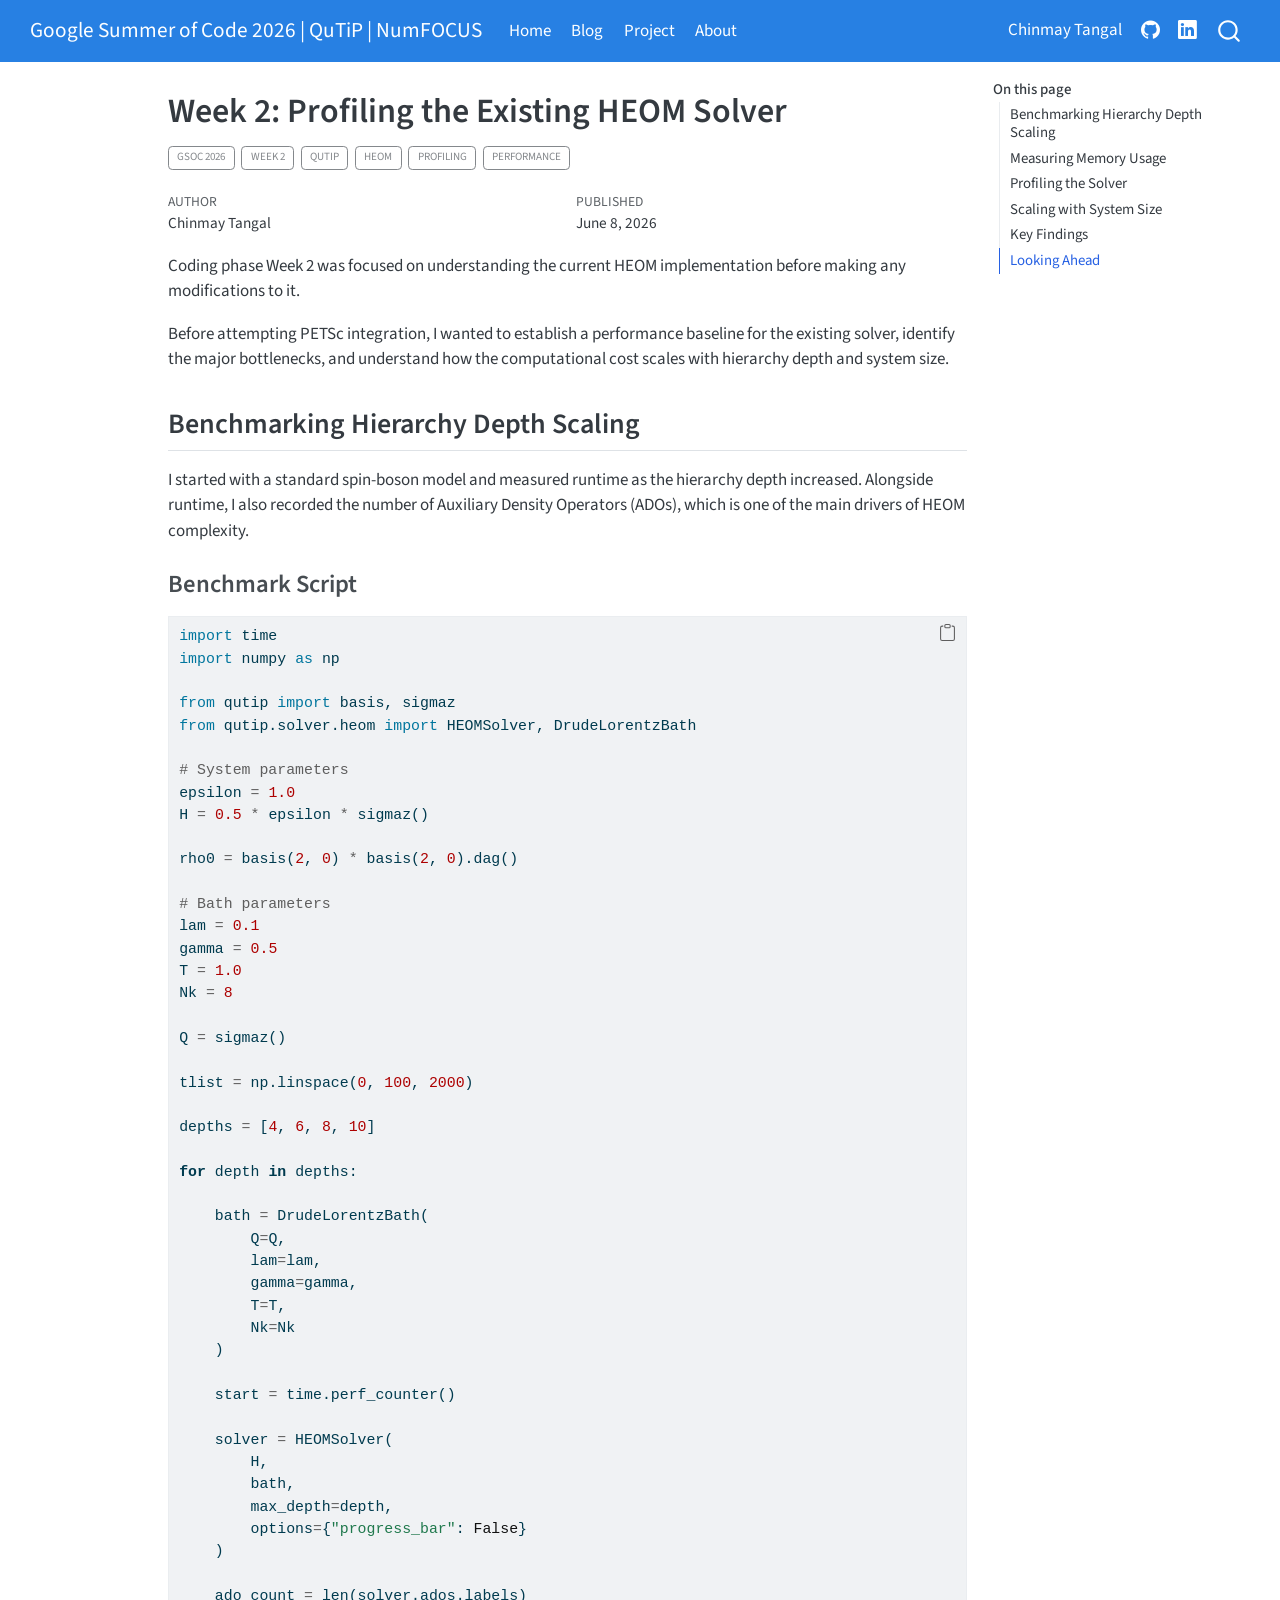
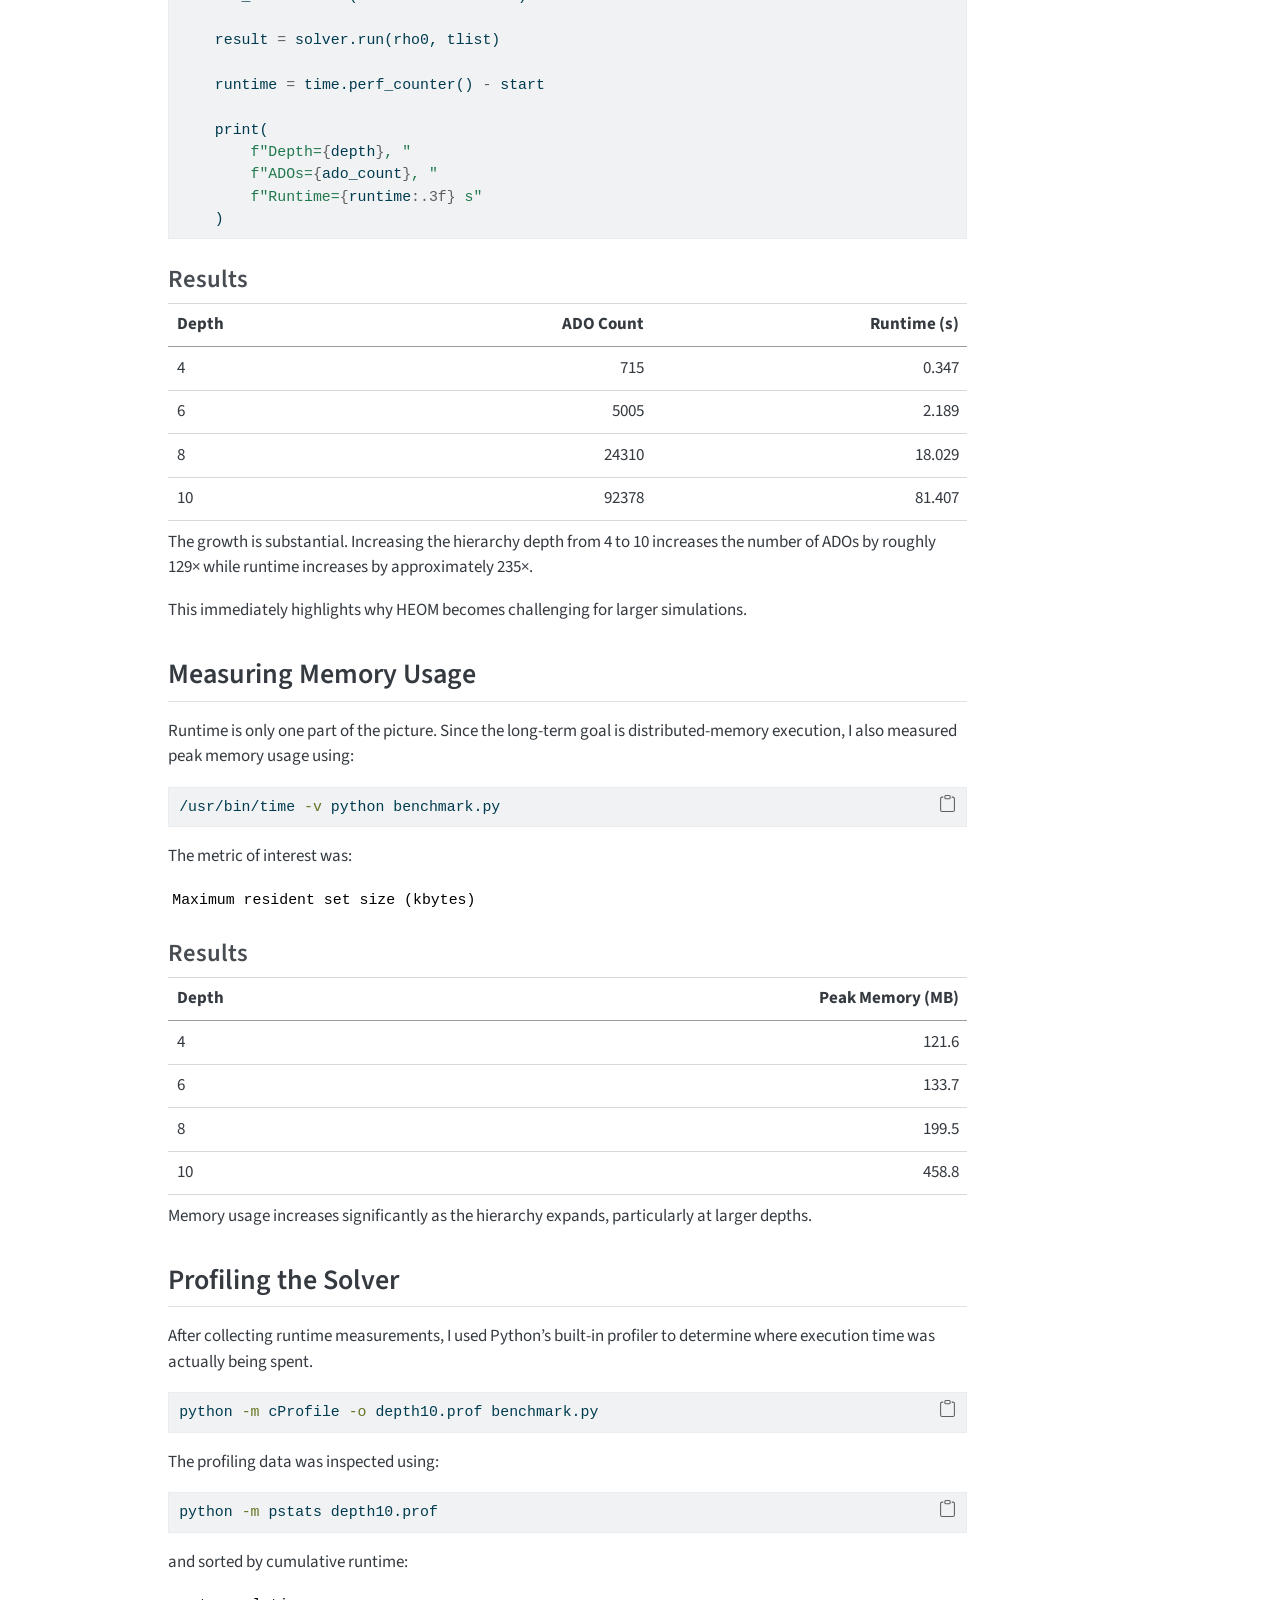
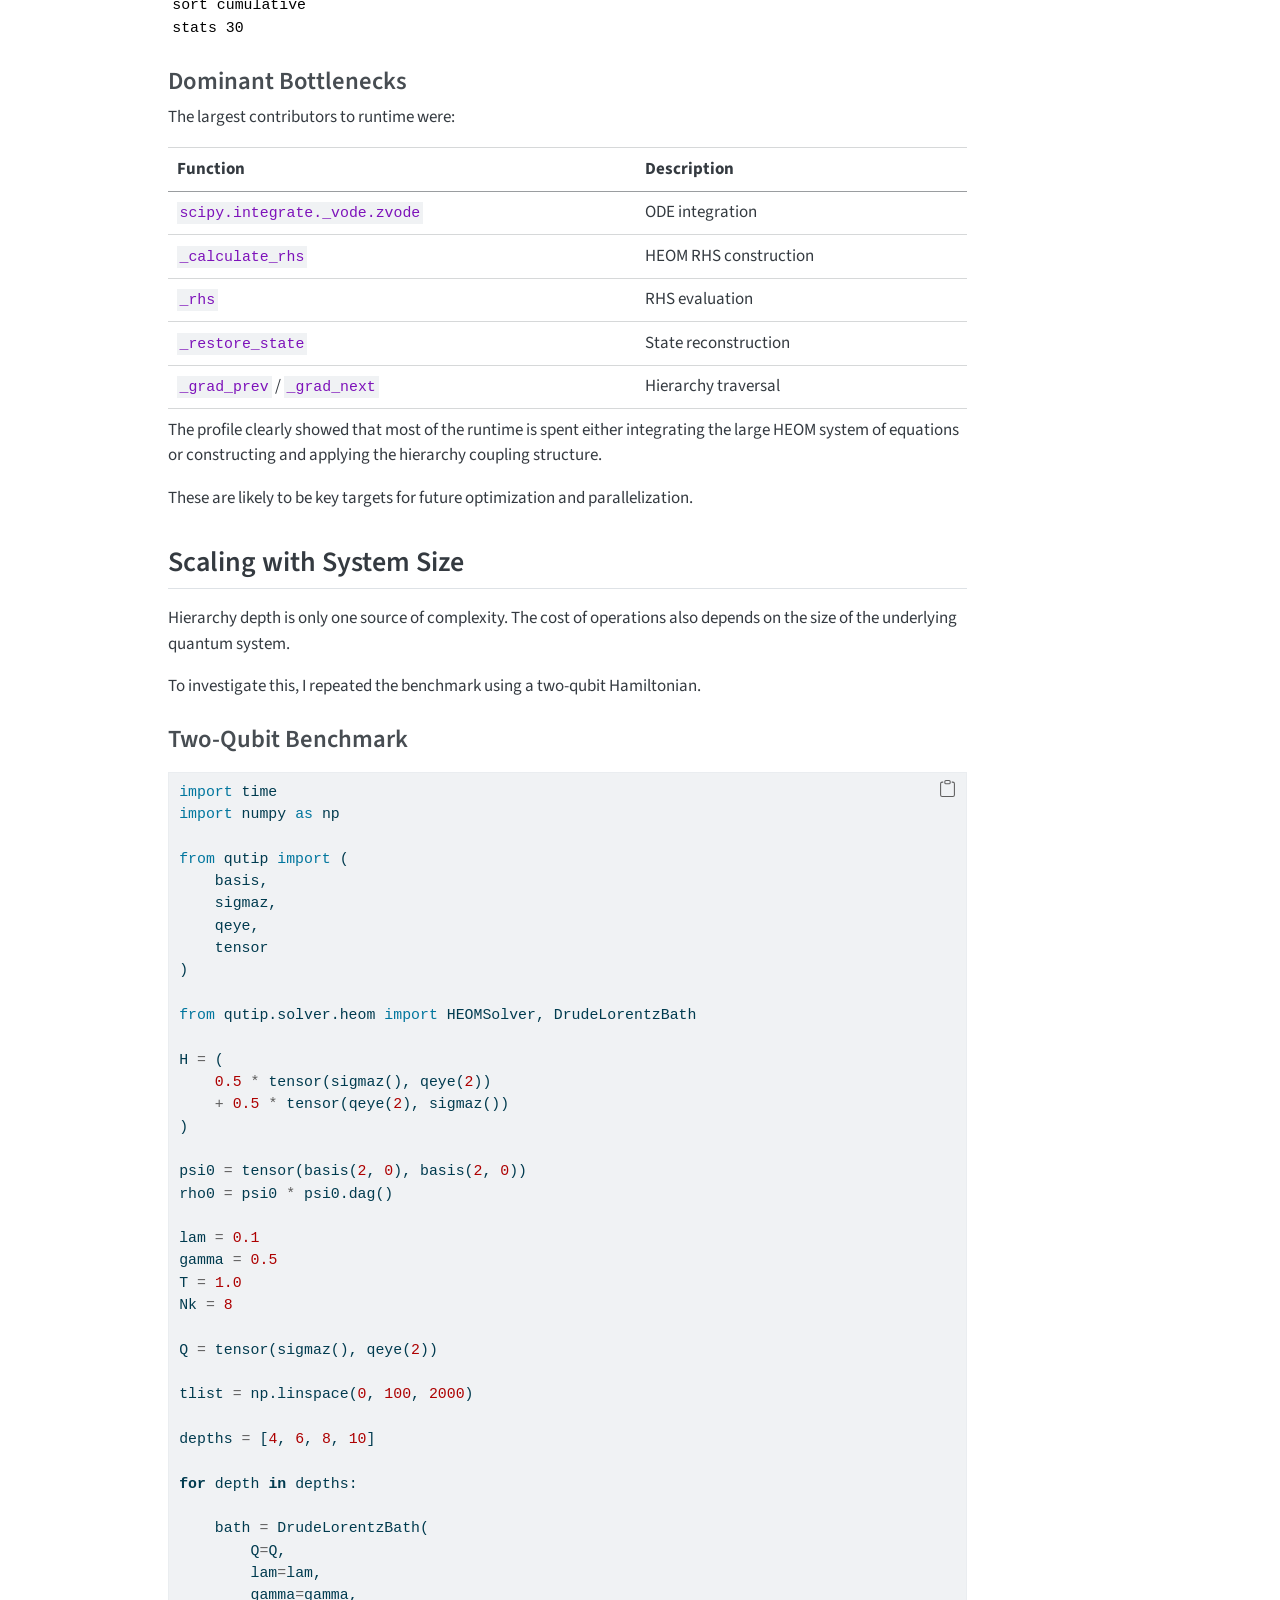
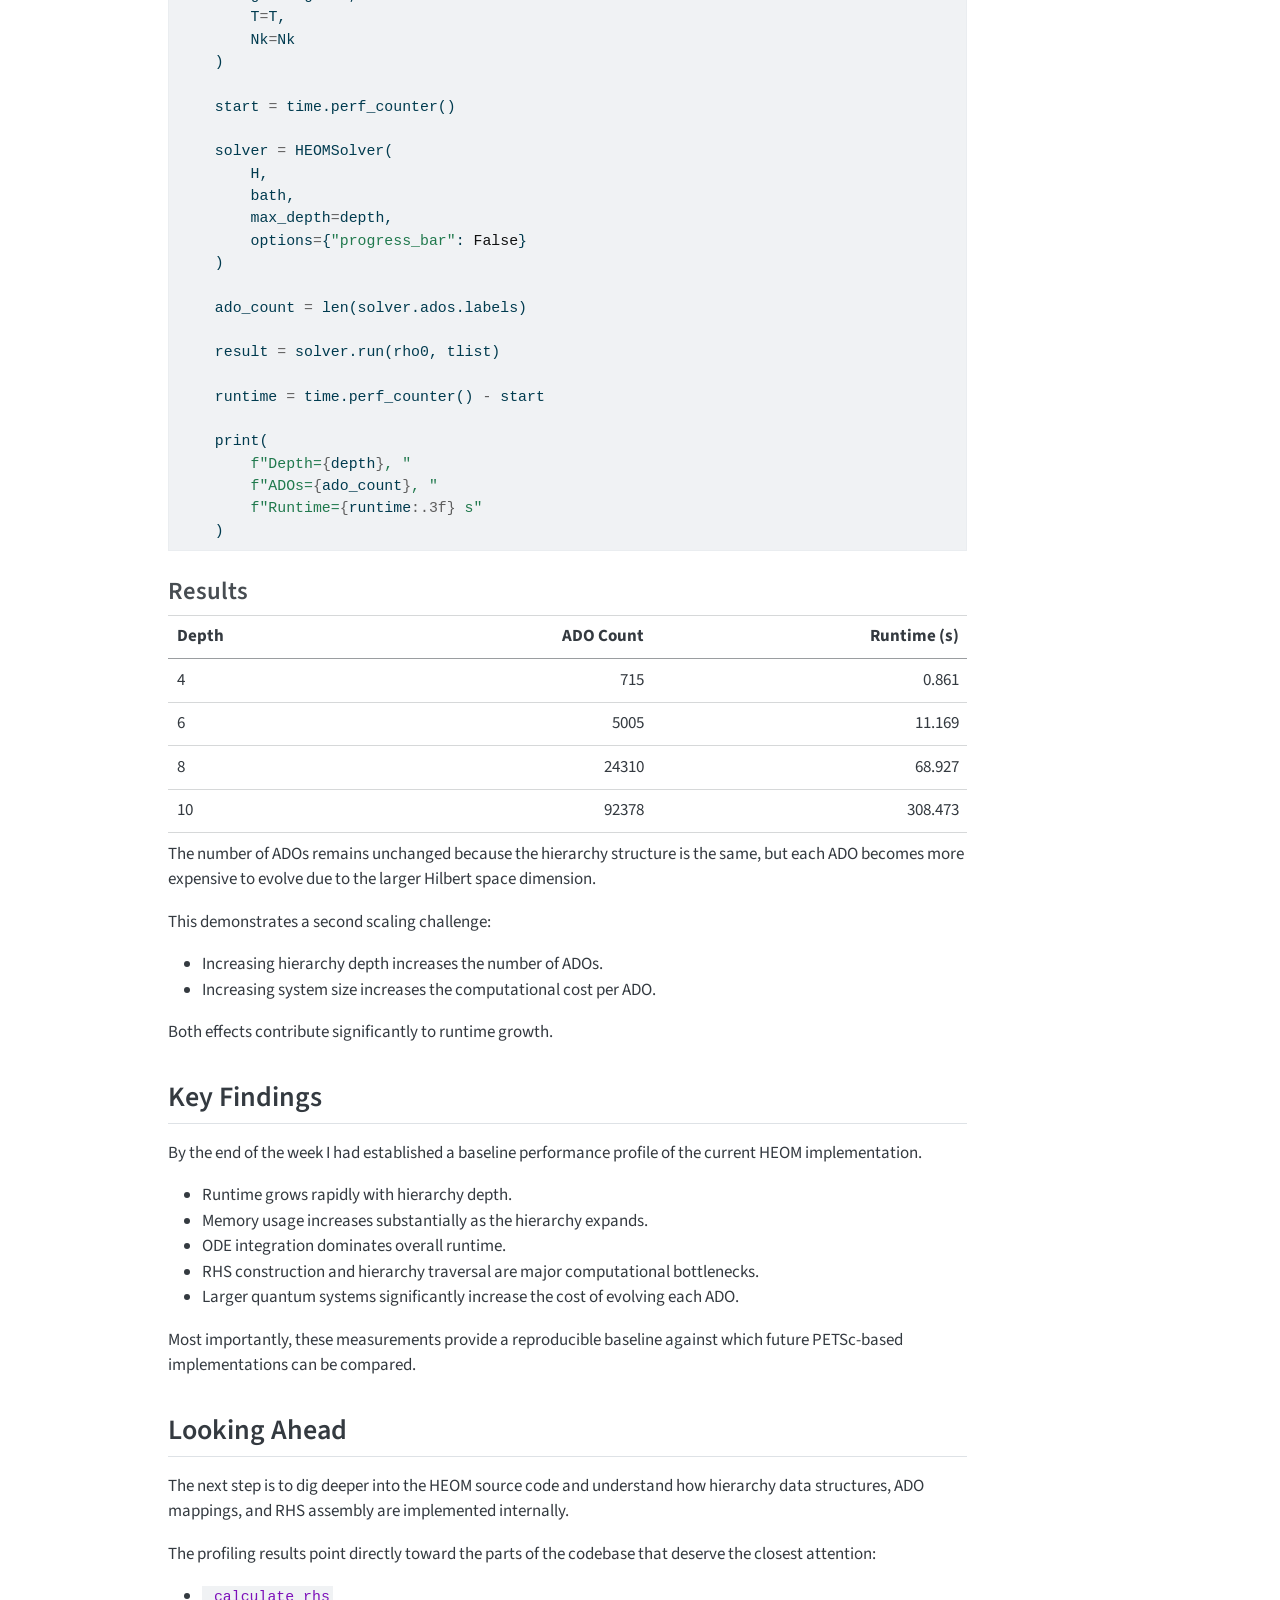
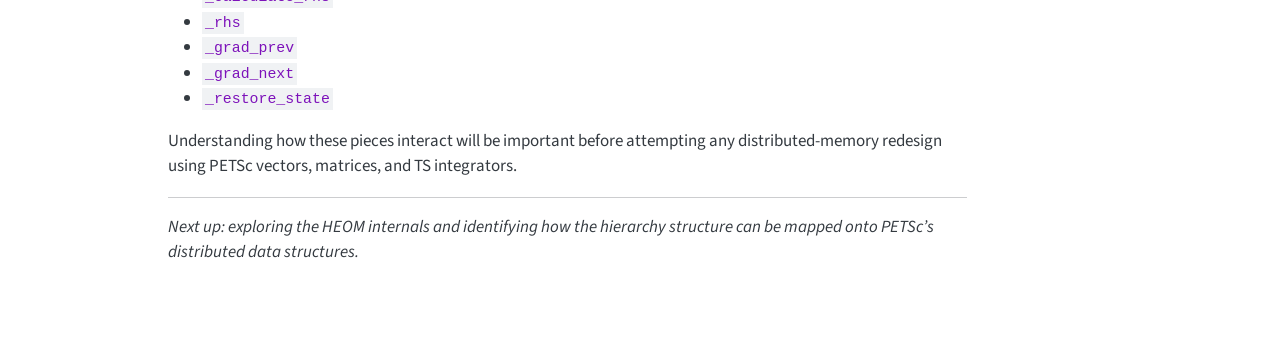
<file: docs/posts/Week-2/week2.html>
<!DOCTYPE html>
<html xmlns="http://www.w3.org/1999/xhtml" lang="en" xml:lang="en"><head>

<meta charset="utf-8">
<meta name="generator" content="quarto-1.9.38">

<meta name="viewport" content="width=device-width, initial-scale=1.0, user-scalable=yes">

<meta name="author" content="Chinmay Tangal">
<meta name="dcterms.date" content="2026-06-08">

<title>Week 2: Profiling the Existing HEOM Solver – Google Summer of Code 2026 | QuTiP | NumFOCUS</title>
<style>
/* Default styles provided by pandoc.
** See https://pandoc.org/MANUAL.html#variables-for-html for config info.
*/
code{white-space: pre-wrap;}
span.smallcaps{font-variant: small-caps;}
div.columns{display: flex; gap: min(4vw, 1.5em);}
div.column{flex: auto; overflow-x: auto;}
div.hanging-indent{margin-left: 1.5em; text-indent: -1.5em;}
ul.task-list{list-style: none;}
ul.task-list li input[type="checkbox"] {
  width: 0.8em;
  margin: 0 0.8em 0.2em -1em; /* quarto-specific, see https://github.com/quarto-dev/quarto-cli/issues/4556 */ 
  vertical-align: middle;
}
/* CSS for syntax highlighting */
html { -webkit-text-size-adjust: 100%; }
pre > code.sourceCode { white-space: pre; position: relative; }
pre > code.sourceCode > span { display: inline-block; line-height: 1.25; }
pre > code.sourceCode > span:empty { height: 1.2em; }
.sourceCode { overflow: visible; }
code.sourceCode > span { color: inherit; text-decoration: inherit; }
div.sourceCode { margin: 1em 0; }
pre.sourceCode { margin: 0; }
@media screen {
div.sourceCode { overflow: auto; }
}
@media print {
pre > code.sourceCode { white-space: pre-wrap; }
pre > code.sourceCode > span { text-indent: -5em; padding-left: 5em; }
}
pre.numberSource code
  { counter-reset: source-line 0; }
pre.numberSource code > span
  { position: relative; left: -4em; counter-increment: source-line; }
pre.numberSource code > span > a:first-child::before
  { content: counter(source-line);
    position: relative; left: -1em; text-align: right; vertical-align: baseline;
    border: none; display: inline-block;
    -webkit-touch-callout: none; -webkit-user-select: none;
    -khtml-user-select: none; -moz-user-select: none;
    -ms-user-select: none; user-select: none;
    padding: 0 4px; width: 4em;
  }
pre.numberSource { margin-left: 3em;  padding-left: 4px; }
div.sourceCode
  {   }
@media screen {
pre > code.sourceCode > span > a:first-child::before { text-decoration: underline; }
}
</style>


<script src="../../site_libs/quarto-nav/quarto-nav.js"></script>
<script src="../../site_libs/quarto-nav/headroom.min.js"></script>
<script src="../../site_libs/clipboard/clipboard.min.js"></script>
<script src="../../site_libs/quarto-search/autocomplete.umd.js"></script>
<script src="../../site_libs/quarto-search/fuse.min.js"></script>
<script src="../../site_libs/quarto-search/quarto-search.js"></script>
<meta name="quarto:offset" content="../../">
<script src="../../site_libs/quarto-html/quarto.js" type="module"></script>
<script src="../../site_libs/quarto-html/tabsets/tabsets.js" type="module"></script>
<script src="../../site_libs/quarto-html/popper.min.js"></script>
<script src="../../site_libs/quarto-html/tippy.umd.min.js"></script>
<script src="../../site_libs/quarto-html/anchor.min.js"></script>
<link href="../../site_libs/quarto-html/tippy.css" rel="stylesheet">
<link href="../../site_libs/quarto-html/quarto-syntax-highlighting-15634bcf2e68342d4ad2dfa704d543f6.css" rel="stylesheet" id="quarto-text-highlighting-styles">
<script src="../../site_libs/bootstrap/bootstrap.min.js"></script>
<link href="../../site_libs/bootstrap/bootstrap-icons.css" rel="stylesheet">
<link href="../../site_libs/bootstrap/bootstrap-32a889d5c8f61d3f0f5c05f30bc27df8.min.css" rel="stylesheet" append-hash="true" id="quarto-bootstrap" data-mode="light">
<script id="quarto-search-options" type="application/json">{
  "location": "navbar",
  "copy-button": false,
  "collapse-after": 3,
  "panel-placement": "end",
  "type": "overlay",
  "limit": 50,
  "keyboard-shortcut": [
    "f",
    "/",
    "s"
  ],
  "show-item-context": false,
  "language": {
    "search-no-results-text": "No results",
    "search-matching-documents-text": "matching documents",
    "search-copy-link-title": "Copy link to search",
    "search-hide-matches-text": "Hide additional matches",
    "search-more-match-text": "more match in this document",
    "search-more-matches-text": "more matches in this document",
    "search-clear-button-title": "Clear",
    "search-text-placeholder": "",
    "search-detached-cancel-button-title": "Cancel",
    "search-submit-button-title": "Submit",
    "search-label": "Search"
  }
}</script>


<link rel="stylesheet" href="../../styles.css">
</head>

<body class="nav-fixed quarto-light">

<div id="quarto-search-results"></div>
  <header id="quarto-header" class="headroom fixed-top">
    <nav class="navbar navbar-expand-lg " data-bs-theme="dark">
      <div class="navbar-container container-fluid">
      <div class="navbar-brand-container mx-auto">
    <a class="navbar-brand" href="../../index.html">
    <span class="navbar-title">Google Summer of Code 2026 | QuTiP | NumFOCUS</span>
    </a>
  </div>
            <div id="quarto-search" class="" title="Search"></div>
          <button class="navbar-toggler" type="button" data-bs-toggle="collapse" data-bs-target="#navbarCollapse" aria-controls="navbarCollapse" role="menu" aria-expanded="false" aria-label="Toggle navigation" onclick="if (window.quartoToggleHeadroom) { window.quartoToggleHeadroom(); }">
  <span class="navbar-toggler-icon"></span>
</button>
          <div class="collapse navbar-collapse" id="navbarCollapse">
            <ul class="navbar-nav navbar-nav-scroll me-auto">
  <li class="nav-item">
    <a class="nav-link" href="../../index.html"> 
<span class="menu-text">Home</span></a>
  </li>  
  <li class="nav-item">
    <a class="nav-link" href="../../blog.html"> 
<span class="menu-text">Blog</span></a>
  </li>  
  <li class="nav-item">
    <a class="nav-link" href="../../project.html"> 
<span class="menu-text">Project</span></a>
  </li>  
  <li class="nav-item">
    <a class="nav-link" href="../../about.html"> 
<span class="menu-text">About</span></a>
  </li>  
</ul>
            <ul class="navbar-nav navbar-nav-scroll ms-auto">
  <li class="nav-item">
    <span class="nav-link">
<span class="menu-text">Chinmay Tangal</span>
    </span>
  </li>  
  <li class="nav-item compact">
    <a class="nav-link" href="https://github.com/Chinmay-Tangal"> <i class="bi bi-github" role="img">
</i> 
<span class="menu-text"></span></a>
  </li>  
  <li class="nav-item compact">
    <a class="nav-link" href="https://linkedin.com/in/chinmay-tangal"> <i class="bi bi-linkedin" role="img">
</i> 
<span class="menu-text"></span></a>
  </li>  
</ul>
          </div> <!-- /navcollapse -->
            <div class="quarto-navbar-tools">
</div>
      </div> <!-- /container-fluid -->
    </nav>
</header>
<!-- content -->
<div id="quarto-content" class="quarto-container page-columns page-rows-contents page-layout-article page-navbar">
<!-- sidebar -->
<!-- margin-sidebar -->
    <div id="quarto-margin-sidebar" class="sidebar margin-sidebar">
        <nav id="TOC" role="doc-toc" class="toc-active">
    <h2 id="toc-title">On this page</h2>
   
  <ul>
  <li><a href="#benchmarking-hierarchy-depth-scaling" id="toc-benchmarking-hierarchy-depth-scaling" class="nav-link active" data-scroll-target="#benchmarking-hierarchy-depth-scaling">Benchmarking Hierarchy Depth Scaling</a>
  <ul class="collapse">
  <li><a href="#benchmark-script" id="toc-benchmark-script" class="nav-link" data-scroll-target="#benchmark-script">Benchmark Script</a></li>
  <li><a href="#results" id="toc-results" class="nav-link" data-scroll-target="#results">Results</a></li>
  </ul></li>
  <li><a href="#measuring-memory-usage" id="toc-measuring-memory-usage" class="nav-link" data-scroll-target="#measuring-memory-usage">Measuring Memory Usage</a>
  <ul class="collapse">
  <li><a href="#results-1" id="toc-results-1" class="nav-link" data-scroll-target="#results-1">Results</a></li>
  </ul></li>
  <li><a href="#profiling-the-solver" id="toc-profiling-the-solver" class="nav-link" data-scroll-target="#profiling-the-solver">Profiling the Solver</a>
  <ul class="collapse">
  <li><a href="#dominant-bottlenecks" id="toc-dominant-bottlenecks" class="nav-link" data-scroll-target="#dominant-bottlenecks">Dominant Bottlenecks</a></li>
  </ul></li>
  <li><a href="#scaling-with-system-size" id="toc-scaling-with-system-size" class="nav-link" data-scroll-target="#scaling-with-system-size">Scaling with System Size</a>
  <ul class="collapse">
  <li><a href="#two-qubit-benchmark" id="toc-two-qubit-benchmark" class="nav-link" data-scroll-target="#two-qubit-benchmark">Two-Qubit Benchmark</a></li>
  <li><a href="#results-2" id="toc-results-2" class="nav-link" data-scroll-target="#results-2">Results</a></li>
  </ul></li>
  <li><a href="#key-findings" id="toc-key-findings" class="nav-link" data-scroll-target="#key-findings">Key Findings</a></li>
  <li><a href="#looking-ahead" id="toc-looking-ahead" class="nav-link" data-scroll-target="#looking-ahead">Looking Ahead</a></li>
  </ul>
</nav>
    </div>
<!-- main -->
<main class="content" id="quarto-document-content">

<header id="title-block-header" class="quarto-title-block default">
<div class="quarto-title">
<h1 class="title">Week 2: Profiling the Existing HEOM Solver</h1>
  <div class="quarto-categories">
    <div class="quarto-category">GSoC 2026</div>
    <div class="quarto-category">Week 2</div>
    <div class="quarto-category">QuTiP</div>
    <div class="quarto-category">HEOM</div>
    <div class="quarto-category">Profiling</div>
    <div class="quarto-category">Performance</div>
  </div>
  </div>



<div class="quarto-title-meta">

    <div>
    <div class="quarto-title-meta-heading">Author</div>
    <div class="quarto-title-meta-contents">
             <p>Chinmay Tangal </p>
          </div>
  </div>
    
    <div>
    <div class="quarto-title-meta-heading">Published</div>
    <div class="quarto-title-meta-contents">
      <p class="date">June 8, 2026</p>
    </div>
  </div>
  
    
  </div>
  


</header>


<p>Coding phase Week 2 was focused on understanding the current HEOM implementation before making any modifications to it.</p>
<p>Before attempting PETSc integration, I wanted to establish a performance baseline for the existing solver, identify the major bottlenecks, and understand how the computational cost scales with hierarchy depth and system size.</p>
<section id="benchmarking-hierarchy-depth-scaling" class="level2">
<h2 class="anchored" data-anchor-id="benchmarking-hierarchy-depth-scaling">Benchmarking Hierarchy Depth Scaling</h2>
<p>I started with a standard spin-boson model and measured runtime as the hierarchy depth increased. Alongside runtime, I also recorded the number of Auxiliary Density Operators (ADOs), which is one of the main drivers of HEOM complexity.</p>
<section id="benchmark-script" class="level3">
<h3 class="anchored" data-anchor-id="benchmark-script">Benchmark Script</h3>
<div class="code-copy-outer-scaffold"><div class="sourceCode" id="cb1"><pre class="sourceCode python code-with-copy"><code class="sourceCode python"><span id="cb1-1"><a href="#cb1-1" aria-hidden="true" tabindex="-1"></a><span class="im">import</span> time</span>
<span id="cb1-2"><a href="#cb1-2" aria-hidden="true" tabindex="-1"></a><span class="im">import</span> numpy <span class="im">as</span> np</span>
<span id="cb1-3"><a href="#cb1-3" aria-hidden="true" tabindex="-1"></a></span>
<span id="cb1-4"><a href="#cb1-4" aria-hidden="true" tabindex="-1"></a><span class="im">from</span> qutip <span class="im">import</span> basis, sigmaz</span>
<span id="cb1-5"><a href="#cb1-5" aria-hidden="true" tabindex="-1"></a><span class="im">from</span> qutip.solver.heom <span class="im">import</span> HEOMSolver, DrudeLorentzBath</span>
<span id="cb1-6"><a href="#cb1-6" aria-hidden="true" tabindex="-1"></a></span>
<span id="cb1-7"><a href="#cb1-7" aria-hidden="true" tabindex="-1"></a><span class="co"># System parameters</span></span>
<span id="cb1-8"><a href="#cb1-8" aria-hidden="true" tabindex="-1"></a>epsilon <span class="op">=</span> <span class="fl">1.0</span></span>
<span id="cb1-9"><a href="#cb1-9" aria-hidden="true" tabindex="-1"></a>H <span class="op">=</span> <span class="fl">0.5</span> <span class="op">*</span> epsilon <span class="op">*</span> sigmaz()</span>
<span id="cb1-10"><a href="#cb1-10" aria-hidden="true" tabindex="-1"></a></span>
<span id="cb1-11"><a href="#cb1-11" aria-hidden="true" tabindex="-1"></a>rho0 <span class="op">=</span> basis(<span class="dv">2</span>, <span class="dv">0</span>) <span class="op">*</span> basis(<span class="dv">2</span>, <span class="dv">0</span>).dag()</span>
<span id="cb1-12"><a href="#cb1-12" aria-hidden="true" tabindex="-1"></a></span>
<span id="cb1-13"><a href="#cb1-13" aria-hidden="true" tabindex="-1"></a><span class="co"># Bath parameters</span></span>
<span id="cb1-14"><a href="#cb1-14" aria-hidden="true" tabindex="-1"></a>lam <span class="op">=</span> <span class="fl">0.1</span></span>
<span id="cb1-15"><a href="#cb1-15" aria-hidden="true" tabindex="-1"></a>gamma <span class="op">=</span> <span class="fl">0.5</span></span>
<span id="cb1-16"><a href="#cb1-16" aria-hidden="true" tabindex="-1"></a>T <span class="op">=</span> <span class="fl">1.0</span></span>
<span id="cb1-17"><a href="#cb1-17" aria-hidden="true" tabindex="-1"></a>Nk <span class="op">=</span> <span class="dv">8</span></span>
<span id="cb1-18"><a href="#cb1-18" aria-hidden="true" tabindex="-1"></a></span>
<span id="cb1-19"><a href="#cb1-19" aria-hidden="true" tabindex="-1"></a>Q <span class="op">=</span> sigmaz()</span>
<span id="cb1-20"><a href="#cb1-20" aria-hidden="true" tabindex="-1"></a></span>
<span id="cb1-21"><a href="#cb1-21" aria-hidden="true" tabindex="-1"></a>tlist <span class="op">=</span> np.linspace(<span class="dv">0</span>, <span class="dv">100</span>, <span class="dv">2000</span>)</span>
<span id="cb1-22"><a href="#cb1-22" aria-hidden="true" tabindex="-1"></a></span>
<span id="cb1-23"><a href="#cb1-23" aria-hidden="true" tabindex="-1"></a>depths <span class="op">=</span> [<span class="dv">4</span>, <span class="dv">6</span>, <span class="dv">8</span>, <span class="dv">10</span>]</span>
<span id="cb1-24"><a href="#cb1-24" aria-hidden="true" tabindex="-1"></a></span>
<span id="cb1-25"><a href="#cb1-25" aria-hidden="true" tabindex="-1"></a><span class="cf">for</span> depth <span class="kw">in</span> depths:</span>
<span id="cb1-26"><a href="#cb1-26" aria-hidden="true" tabindex="-1"></a></span>
<span id="cb1-27"><a href="#cb1-27" aria-hidden="true" tabindex="-1"></a>    bath <span class="op">=</span> DrudeLorentzBath(</span>
<span id="cb1-28"><a href="#cb1-28" aria-hidden="true" tabindex="-1"></a>        Q<span class="op">=</span>Q,</span>
<span id="cb1-29"><a href="#cb1-29" aria-hidden="true" tabindex="-1"></a>        lam<span class="op">=</span>lam,</span>
<span id="cb1-30"><a href="#cb1-30" aria-hidden="true" tabindex="-1"></a>        gamma<span class="op">=</span>gamma,</span>
<span id="cb1-31"><a href="#cb1-31" aria-hidden="true" tabindex="-1"></a>        T<span class="op">=</span>T,</span>
<span id="cb1-32"><a href="#cb1-32" aria-hidden="true" tabindex="-1"></a>        Nk<span class="op">=</span>Nk</span>
<span id="cb1-33"><a href="#cb1-33" aria-hidden="true" tabindex="-1"></a>    )</span>
<span id="cb1-34"><a href="#cb1-34" aria-hidden="true" tabindex="-1"></a></span>
<span id="cb1-35"><a href="#cb1-35" aria-hidden="true" tabindex="-1"></a>    start <span class="op">=</span> time.perf_counter()</span>
<span id="cb1-36"><a href="#cb1-36" aria-hidden="true" tabindex="-1"></a></span>
<span id="cb1-37"><a href="#cb1-37" aria-hidden="true" tabindex="-1"></a>    solver <span class="op">=</span> HEOMSolver(</span>
<span id="cb1-38"><a href="#cb1-38" aria-hidden="true" tabindex="-1"></a>        H,</span>
<span id="cb1-39"><a href="#cb1-39" aria-hidden="true" tabindex="-1"></a>        bath,</span>
<span id="cb1-40"><a href="#cb1-40" aria-hidden="true" tabindex="-1"></a>        max_depth<span class="op">=</span>depth,</span>
<span id="cb1-41"><a href="#cb1-41" aria-hidden="true" tabindex="-1"></a>        options<span class="op">=</span>{<span class="st">"progress_bar"</span>: <span class="va">False</span>}</span>
<span id="cb1-42"><a href="#cb1-42" aria-hidden="true" tabindex="-1"></a>    )</span>
<span id="cb1-43"><a href="#cb1-43" aria-hidden="true" tabindex="-1"></a></span>
<span id="cb1-44"><a href="#cb1-44" aria-hidden="true" tabindex="-1"></a>    ado_count <span class="op">=</span> <span class="bu">len</span>(solver.ados.labels)</span>
<span id="cb1-45"><a href="#cb1-45" aria-hidden="true" tabindex="-1"></a></span>
<span id="cb1-46"><a href="#cb1-46" aria-hidden="true" tabindex="-1"></a>    result <span class="op">=</span> solver.run(rho0, tlist)</span>
<span id="cb1-47"><a href="#cb1-47" aria-hidden="true" tabindex="-1"></a></span>
<span id="cb1-48"><a href="#cb1-48" aria-hidden="true" tabindex="-1"></a>    runtime <span class="op">=</span> time.perf_counter() <span class="op">-</span> start</span>
<span id="cb1-49"><a href="#cb1-49" aria-hidden="true" tabindex="-1"></a></span>
<span id="cb1-50"><a href="#cb1-50" aria-hidden="true" tabindex="-1"></a>    <span class="bu">print</span>(</span>
<span id="cb1-51"><a href="#cb1-51" aria-hidden="true" tabindex="-1"></a>        <span class="ss">f"Depth=</span><span class="sc">{</span>depth<span class="sc">}</span><span class="ss">, "</span></span>
<span id="cb1-52"><a href="#cb1-52" aria-hidden="true" tabindex="-1"></a>        <span class="ss">f"ADOs=</span><span class="sc">{</span>ado_count<span class="sc">}</span><span class="ss">, "</span></span>
<span id="cb1-53"><a href="#cb1-53" aria-hidden="true" tabindex="-1"></a>        <span class="ss">f"Runtime=</span><span class="sc">{</span>runtime<span class="sc">:.3f}</span><span class="ss"> s"</span></span>
<span id="cb1-54"><a href="#cb1-54" aria-hidden="true" tabindex="-1"></a>    )</span></code></pre></div><button title="Copy to Clipboard" class="code-copy-button"><i class="bi"></i></button></div>
</section>
<section id="results" class="level3">
<h3 class="anchored" data-anchor-id="results">Results</h3>
<table class="caption-top table">
<thead>
<tr class="header">
<th>Depth</th>
<th style="text-align: right;">ADO Count</th>
<th style="text-align: right;">Runtime (s)</th>
</tr>
</thead>
<tbody>
<tr class="odd">
<td>4</td>
<td style="text-align: right;">715</td>
<td style="text-align: right;">0.347</td>
</tr>
<tr class="even">
<td>6</td>
<td style="text-align: right;">5005</td>
<td style="text-align: right;">2.189</td>
</tr>
<tr class="odd">
<td>8</td>
<td style="text-align: right;">24310</td>
<td style="text-align: right;">18.029</td>
</tr>
<tr class="even">
<td>10</td>
<td style="text-align: right;">92378</td>
<td style="text-align: right;">81.407</td>
</tr>
</tbody>
</table>
<p>The growth is substantial. Increasing the hierarchy depth from 4 to 10 increases the number of ADOs by roughly 129× while runtime increases by approximately 235×.</p>
<p>This immediately highlights why HEOM becomes challenging for larger simulations.</p>
</section>
</section>
<section id="measuring-memory-usage" class="level2">
<h2 class="anchored" data-anchor-id="measuring-memory-usage">Measuring Memory Usage</h2>
<p>Runtime is only one part of the picture. Since the long-term goal is distributed-memory execution, I also measured peak memory usage using:</p>
<div class="code-copy-outer-scaffold"><div class="sourceCode" id="cb2"><pre class="sourceCode bash code-with-copy"><code class="sourceCode bash"><span id="cb2-1"><a href="#cb2-1" aria-hidden="true" tabindex="-1"></a><span class="ex">/usr/bin/time</span> <span class="at">-v</span> python benchmark.py</span></code></pre></div><button title="Copy to Clipboard" class="code-copy-button"><i class="bi"></i></button></div>
<p>The metric of interest was:</p>
<pre class="text"><code>Maximum resident set size (kbytes)</code></pre>
<section id="results-1" class="level3">
<h3 class="anchored" data-anchor-id="results-1">Results</h3>
<table class="caption-top table">
<thead>
<tr class="header">
<th>Depth</th>
<th style="text-align: right;">Peak Memory (MB)</th>
</tr>
</thead>
<tbody>
<tr class="odd">
<td>4</td>
<td style="text-align: right;">121.6</td>
</tr>
<tr class="even">
<td>6</td>
<td style="text-align: right;">133.7</td>
</tr>
<tr class="odd">
<td>8</td>
<td style="text-align: right;">199.5</td>
</tr>
<tr class="even">
<td>10</td>
<td style="text-align: right;">458.8</td>
</tr>
</tbody>
</table>
<p>Memory usage increases significantly as the hierarchy expands, particularly at larger depths.</p>
</section>
</section>
<section id="profiling-the-solver" class="level2">
<h2 class="anchored" data-anchor-id="profiling-the-solver">Profiling the Solver</h2>
<p>After collecting runtime measurements, I used Python’s built-in profiler to determine where execution time was actually being spent.</p>
<div class="code-copy-outer-scaffold"><div class="sourceCode" id="cb4"><pre class="sourceCode bash code-with-copy"><code class="sourceCode bash"><span id="cb4-1"><a href="#cb4-1" aria-hidden="true" tabindex="-1"></a><span class="ex">python</span> <span class="at">-m</span> cProfile <span class="at">-o</span> depth10.prof benchmark.py</span></code></pre></div><button title="Copy to Clipboard" class="code-copy-button"><i class="bi"></i></button></div>
<p>The profiling data was inspected using:</p>
<div class="code-copy-outer-scaffold"><div class="sourceCode" id="cb5"><pre class="sourceCode bash code-with-copy"><code class="sourceCode bash"><span id="cb5-1"><a href="#cb5-1" aria-hidden="true" tabindex="-1"></a><span class="ex">python</span> <span class="at">-m</span> pstats depth10.prof</span></code></pre></div><button title="Copy to Clipboard" class="code-copy-button"><i class="bi"></i></button></div>
<p>and sorted by cumulative runtime:</p>
<pre class="text"><code>sort cumulative
stats 30</code></pre>
<section id="dominant-bottlenecks" class="level3">
<h3 class="anchored" data-anchor-id="dominant-bottlenecks">Dominant Bottlenecks</h3>
<p>The largest contributors to runtime were:</p>
<table class="caption-top table">
<thead>
<tr class="header">
<th>Function</th>
<th>Description</th>
</tr>
</thead>
<tbody>
<tr class="odd">
<td><code>scipy.integrate._vode.zvode</code></td>
<td>ODE integration</td>
</tr>
<tr class="even">
<td><code>_calculate_rhs</code></td>
<td>HEOM RHS construction</td>
</tr>
<tr class="odd">
<td><code>_rhs</code></td>
<td>RHS evaluation</td>
</tr>
<tr class="even">
<td><code>_restore_state</code></td>
<td>State reconstruction</td>
</tr>
<tr class="odd">
<td><code>_grad_prev</code> / <code>_grad_next</code></td>
<td>Hierarchy traversal</td>
</tr>
</tbody>
</table>
<p>The profile clearly showed that most of the runtime is spent either integrating the large HEOM system of equations or constructing and applying the hierarchy coupling structure.</p>
<p>These are likely to be key targets for future optimization and parallelization.</p>
</section>
</section>
<section id="scaling-with-system-size" class="level2">
<h2 class="anchored" data-anchor-id="scaling-with-system-size">Scaling with System Size</h2>
<p>Hierarchy depth is only one source of complexity. The cost of operations also depends on the size of the underlying quantum system.</p>
<p>To investigate this, I repeated the benchmark using a two-qubit Hamiltonian.</p>
<section id="two-qubit-benchmark" class="level3">
<h3 class="anchored" data-anchor-id="two-qubit-benchmark">Two-Qubit Benchmark</h3>
<div class="code-copy-outer-scaffold"><div class="sourceCode" id="cb7"><pre class="sourceCode python code-with-copy"><code class="sourceCode python"><span id="cb7-1"><a href="#cb7-1" aria-hidden="true" tabindex="-1"></a><span class="im">import</span> time</span>
<span id="cb7-2"><a href="#cb7-2" aria-hidden="true" tabindex="-1"></a><span class="im">import</span> numpy <span class="im">as</span> np</span>
<span id="cb7-3"><a href="#cb7-3" aria-hidden="true" tabindex="-1"></a></span>
<span id="cb7-4"><a href="#cb7-4" aria-hidden="true" tabindex="-1"></a><span class="im">from</span> qutip <span class="im">import</span> (</span>
<span id="cb7-5"><a href="#cb7-5" aria-hidden="true" tabindex="-1"></a>    basis,</span>
<span id="cb7-6"><a href="#cb7-6" aria-hidden="true" tabindex="-1"></a>    sigmaz,</span>
<span id="cb7-7"><a href="#cb7-7" aria-hidden="true" tabindex="-1"></a>    qeye,</span>
<span id="cb7-8"><a href="#cb7-8" aria-hidden="true" tabindex="-1"></a>    tensor</span>
<span id="cb7-9"><a href="#cb7-9" aria-hidden="true" tabindex="-1"></a>)</span>
<span id="cb7-10"><a href="#cb7-10" aria-hidden="true" tabindex="-1"></a></span>
<span id="cb7-11"><a href="#cb7-11" aria-hidden="true" tabindex="-1"></a><span class="im">from</span> qutip.solver.heom <span class="im">import</span> HEOMSolver, DrudeLorentzBath</span>
<span id="cb7-12"><a href="#cb7-12" aria-hidden="true" tabindex="-1"></a></span>
<span id="cb7-13"><a href="#cb7-13" aria-hidden="true" tabindex="-1"></a>H <span class="op">=</span> (</span>
<span id="cb7-14"><a href="#cb7-14" aria-hidden="true" tabindex="-1"></a>    <span class="fl">0.5</span> <span class="op">*</span> tensor(sigmaz(), qeye(<span class="dv">2</span>))</span>
<span id="cb7-15"><a href="#cb7-15" aria-hidden="true" tabindex="-1"></a>    <span class="op">+</span> <span class="fl">0.5</span> <span class="op">*</span> tensor(qeye(<span class="dv">2</span>), sigmaz())</span>
<span id="cb7-16"><a href="#cb7-16" aria-hidden="true" tabindex="-1"></a>)</span>
<span id="cb7-17"><a href="#cb7-17" aria-hidden="true" tabindex="-1"></a></span>
<span id="cb7-18"><a href="#cb7-18" aria-hidden="true" tabindex="-1"></a>psi0 <span class="op">=</span> tensor(basis(<span class="dv">2</span>, <span class="dv">0</span>), basis(<span class="dv">2</span>, <span class="dv">0</span>))</span>
<span id="cb7-19"><a href="#cb7-19" aria-hidden="true" tabindex="-1"></a>rho0 <span class="op">=</span> psi0 <span class="op">*</span> psi0.dag()</span>
<span id="cb7-20"><a href="#cb7-20" aria-hidden="true" tabindex="-1"></a></span>
<span id="cb7-21"><a href="#cb7-21" aria-hidden="true" tabindex="-1"></a>lam <span class="op">=</span> <span class="fl">0.1</span></span>
<span id="cb7-22"><a href="#cb7-22" aria-hidden="true" tabindex="-1"></a>gamma <span class="op">=</span> <span class="fl">0.5</span></span>
<span id="cb7-23"><a href="#cb7-23" aria-hidden="true" tabindex="-1"></a>T <span class="op">=</span> <span class="fl">1.0</span></span>
<span id="cb7-24"><a href="#cb7-24" aria-hidden="true" tabindex="-1"></a>Nk <span class="op">=</span> <span class="dv">8</span></span>
<span id="cb7-25"><a href="#cb7-25" aria-hidden="true" tabindex="-1"></a></span>
<span id="cb7-26"><a href="#cb7-26" aria-hidden="true" tabindex="-1"></a>Q <span class="op">=</span> tensor(sigmaz(), qeye(<span class="dv">2</span>))</span>
<span id="cb7-27"><a href="#cb7-27" aria-hidden="true" tabindex="-1"></a></span>
<span id="cb7-28"><a href="#cb7-28" aria-hidden="true" tabindex="-1"></a>tlist <span class="op">=</span> np.linspace(<span class="dv">0</span>, <span class="dv">100</span>, <span class="dv">2000</span>)</span>
<span id="cb7-29"><a href="#cb7-29" aria-hidden="true" tabindex="-1"></a></span>
<span id="cb7-30"><a href="#cb7-30" aria-hidden="true" tabindex="-1"></a>depths <span class="op">=</span> [<span class="dv">4</span>, <span class="dv">6</span>, <span class="dv">8</span>, <span class="dv">10</span>]</span>
<span id="cb7-31"><a href="#cb7-31" aria-hidden="true" tabindex="-1"></a></span>
<span id="cb7-32"><a href="#cb7-32" aria-hidden="true" tabindex="-1"></a><span class="cf">for</span> depth <span class="kw">in</span> depths:</span>
<span id="cb7-33"><a href="#cb7-33" aria-hidden="true" tabindex="-1"></a></span>
<span id="cb7-34"><a href="#cb7-34" aria-hidden="true" tabindex="-1"></a>    bath <span class="op">=</span> DrudeLorentzBath(</span>
<span id="cb7-35"><a href="#cb7-35" aria-hidden="true" tabindex="-1"></a>        Q<span class="op">=</span>Q,</span>
<span id="cb7-36"><a href="#cb7-36" aria-hidden="true" tabindex="-1"></a>        lam<span class="op">=</span>lam,</span>
<span id="cb7-37"><a href="#cb7-37" aria-hidden="true" tabindex="-1"></a>        gamma<span class="op">=</span>gamma,</span>
<span id="cb7-38"><a href="#cb7-38" aria-hidden="true" tabindex="-1"></a>        T<span class="op">=</span>T,</span>
<span id="cb7-39"><a href="#cb7-39" aria-hidden="true" tabindex="-1"></a>        Nk<span class="op">=</span>Nk</span>
<span id="cb7-40"><a href="#cb7-40" aria-hidden="true" tabindex="-1"></a>    )</span>
<span id="cb7-41"><a href="#cb7-41" aria-hidden="true" tabindex="-1"></a></span>
<span id="cb7-42"><a href="#cb7-42" aria-hidden="true" tabindex="-1"></a>    start <span class="op">=</span> time.perf_counter()</span>
<span id="cb7-43"><a href="#cb7-43" aria-hidden="true" tabindex="-1"></a></span>
<span id="cb7-44"><a href="#cb7-44" aria-hidden="true" tabindex="-1"></a>    solver <span class="op">=</span> HEOMSolver(</span>
<span id="cb7-45"><a href="#cb7-45" aria-hidden="true" tabindex="-1"></a>        H,</span>
<span id="cb7-46"><a href="#cb7-46" aria-hidden="true" tabindex="-1"></a>        bath,</span>
<span id="cb7-47"><a href="#cb7-47" aria-hidden="true" tabindex="-1"></a>        max_depth<span class="op">=</span>depth,</span>
<span id="cb7-48"><a href="#cb7-48" aria-hidden="true" tabindex="-1"></a>        options<span class="op">=</span>{<span class="st">"progress_bar"</span>: <span class="va">False</span>}</span>
<span id="cb7-49"><a href="#cb7-49" aria-hidden="true" tabindex="-1"></a>    )</span>
<span id="cb7-50"><a href="#cb7-50" aria-hidden="true" tabindex="-1"></a></span>
<span id="cb7-51"><a href="#cb7-51" aria-hidden="true" tabindex="-1"></a>    ado_count <span class="op">=</span> <span class="bu">len</span>(solver.ados.labels)</span>
<span id="cb7-52"><a href="#cb7-52" aria-hidden="true" tabindex="-1"></a></span>
<span id="cb7-53"><a href="#cb7-53" aria-hidden="true" tabindex="-1"></a>    result <span class="op">=</span> solver.run(rho0, tlist)</span>
<span id="cb7-54"><a href="#cb7-54" aria-hidden="true" tabindex="-1"></a></span>
<span id="cb7-55"><a href="#cb7-55" aria-hidden="true" tabindex="-1"></a>    runtime <span class="op">=</span> time.perf_counter() <span class="op">-</span> start</span>
<span id="cb7-56"><a href="#cb7-56" aria-hidden="true" tabindex="-1"></a></span>
<span id="cb7-57"><a href="#cb7-57" aria-hidden="true" tabindex="-1"></a>    <span class="bu">print</span>(</span>
<span id="cb7-58"><a href="#cb7-58" aria-hidden="true" tabindex="-1"></a>        <span class="ss">f"Depth=</span><span class="sc">{</span>depth<span class="sc">}</span><span class="ss">, "</span></span>
<span id="cb7-59"><a href="#cb7-59" aria-hidden="true" tabindex="-1"></a>        <span class="ss">f"ADOs=</span><span class="sc">{</span>ado_count<span class="sc">}</span><span class="ss">, "</span></span>
<span id="cb7-60"><a href="#cb7-60" aria-hidden="true" tabindex="-1"></a>        <span class="ss">f"Runtime=</span><span class="sc">{</span>runtime<span class="sc">:.3f}</span><span class="ss"> s"</span></span>
<span id="cb7-61"><a href="#cb7-61" aria-hidden="true" tabindex="-1"></a>    )</span></code></pre></div><button title="Copy to Clipboard" class="code-copy-button"><i class="bi"></i></button></div>
</section>
<section id="results-2" class="level3">
<h3 class="anchored" data-anchor-id="results-2">Results</h3>
<table class="caption-top table">
<thead>
<tr class="header">
<th>Depth</th>
<th style="text-align: right;">ADO Count</th>
<th style="text-align: right;">Runtime (s)</th>
</tr>
</thead>
<tbody>
<tr class="odd">
<td>4</td>
<td style="text-align: right;">715</td>
<td style="text-align: right;">0.861</td>
</tr>
<tr class="even">
<td>6</td>
<td style="text-align: right;">5005</td>
<td style="text-align: right;">11.169</td>
</tr>
<tr class="odd">
<td>8</td>
<td style="text-align: right;">24310</td>
<td style="text-align: right;">68.927</td>
</tr>
<tr class="even">
<td>10</td>
<td style="text-align: right;">92378</td>
<td style="text-align: right;">308.473</td>
</tr>
</tbody>
</table>
<p>The number of ADOs remains unchanged because the hierarchy structure is the same, but each ADO becomes more expensive to evolve due to the larger Hilbert space dimension.</p>
<p>This demonstrates a second scaling challenge:</p>
<ul>
<li>Increasing hierarchy depth increases the number of ADOs.</li>
<li>Increasing system size increases the computational cost per ADO.</li>
</ul>
<p>Both effects contribute significantly to runtime growth.</p>
</section>
</section>
<section id="key-findings" class="level2">
<h2 class="anchored" data-anchor-id="key-findings">Key Findings</h2>
<p>By the end of the week I had established a baseline performance profile of the current HEOM implementation.</p>
<ul>
<li>Runtime grows rapidly with hierarchy depth.</li>
<li>Memory usage increases substantially as the hierarchy expands.</li>
<li>ODE integration dominates overall runtime.</li>
<li>RHS construction and hierarchy traversal are major computational bottlenecks.</li>
<li>Larger quantum systems significantly increase the cost of evolving each ADO.</li>
</ul>
<p>Most importantly, these measurements provide a reproducible baseline against which future PETSc-based implementations can be compared.</p>
</section>
<section id="looking-ahead" class="level2">
<h2 class="anchored" data-anchor-id="looking-ahead">Looking Ahead</h2>
<p>The next step is to dig deeper into the HEOM source code and understand how hierarchy data structures, ADO mappings, and RHS assembly are implemented internally.</p>
<p>The profiling results point directly toward the parts of the codebase that deserve the closest attention:</p>
<ul>
<li><code>_calculate_rhs</code></li>
<li><code>_rhs</code></li>
<li><code>_grad_prev</code></li>
<li><code>_grad_next</code></li>
<li><code>_restore_state</code></li>
</ul>
<p>Understanding how these pieces interact will be important before attempting any distributed-memory redesign using PETSc vectors, matrices, and TS integrators.</p>
<hr>
<p><em>Next up: exploring the HEOM internals and identifying how the hierarchy structure can be mapped onto PETSc’s distributed data structures.</em></p>


</section>

</main> <!-- /main -->
<script id="quarto-html-after-body" type="application/javascript">
  window.document.addEventListener("DOMContentLoaded", function (event) {
    const icon = "";
    const anchorJS = new window.AnchorJS();
    anchorJS.options = {
      placement: 'right',
      icon: icon
    };
    anchorJS.add('.anchored');
    const isCodeAnnotation = (el) => {
      for (const clz of el.classList) {
        if (clz.startsWith('code-annotation-')) {                     
          return true;
        }
      }
      return false;
    }
    const onCopySuccess = function(e) {
      // button target
      const button = e.trigger;
      // don't keep focus
      button.blur();
      // flash "checked"
      button.classList.add('code-copy-button-checked');
      var currentTitle = button.getAttribute("title");
      button.setAttribute("title", "Copied!");
      let tooltip;
      if (window.bootstrap) {
        button.setAttribute("data-bs-toggle", "tooltip");
        button.setAttribute("data-bs-placement", "left");
        button.setAttribute("data-bs-title", "Copied!");
        tooltip = new bootstrap.Tooltip(button, 
          { trigger: "manual", 
            customClass: "code-copy-button-tooltip",
            offset: [0, -8]});
        tooltip.show();    
      }
      setTimeout(function() {
        if (tooltip) {
          tooltip.hide();
          button.removeAttribute("data-bs-title");
          button.removeAttribute("data-bs-toggle");
          button.removeAttribute("data-bs-placement");
        }
        button.setAttribute("title", currentTitle);
        button.classList.remove('code-copy-button-checked');
      }, 1000);
      // clear code selection
      e.clearSelection();
    }
    const getTextToCopy = function(trigger) {
      const outerScaffold = trigger.parentElement.cloneNode(true);
      const codeEl = outerScaffold.querySelector('code');
      for (const childEl of codeEl.children) {
        if (isCodeAnnotation(childEl)) {
          childEl.remove();
        }
      }
      return codeEl.innerText;
    }
    const clipboard = new window.ClipboardJS('.code-copy-button:not([data-in-quarto-modal])', {
      text: getTextToCopy
    });
    clipboard.on('success', onCopySuccess);
    if (window.document.getElementById('quarto-embedded-source-code-modal')) {
      const clipboardModal = new window.ClipboardJS('.code-copy-button[data-in-quarto-modal]', {
        text: getTextToCopy,
        container: window.document.getElementById('quarto-embedded-source-code-modal')
      });
      clipboardModal.on('success', onCopySuccess);
    }
      var localhostRegex = new RegExp(/^(?:http|https):\/\/localhost\:?[0-9]*\//);
      var mailtoRegex = new RegExp(/^mailto:/);
        var filterRegex = new RegExp('/' + window.location.host + '/');
      var isInternal = (href) => {
          return filterRegex.test(href) || localhostRegex.test(href) || mailtoRegex.test(href);
      }
      // Inspect non-navigation links and adorn them if external
     var links = window.document.querySelectorAll('a[href]:not(.nav-link):not(.navbar-brand):not(.toc-action):not(.sidebar-link):not(.sidebar-item-toggle):not(.pagination-link):not(.no-external):not([aria-hidden]):not(.dropdown-item):not(.quarto-navigation-tool):not(.about-link)');
      for (var i=0; i<links.length; i++) {
        const link = links[i];
        if (!isInternal(link.href)) {
          // undo the damage that might have been done by quarto-nav.js in the case of
          // links that we want to consider external
          if (link.dataset.originalHref !== undefined) {
            link.href = link.dataset.originalHref;
          }
        }
      }
    function tippyHover(el, contentFn, onTriggerFn, onUntriggerFn) {
      const config = {
        allowHTML: true,
        maxWidth: 500,
        delay: 100,
        arrow: false,
        appendTo: function(el) {
            return el.parentElement;
        },
        interactive: true,
        interactiveBorder: 10,
        theme: 'quarto',
        placement: 'bottom-start',
      };
      if (contentFn) {
        config.content = contentFn;
      }
      if (onTriggerFn) {
        config.onTrigger = onTriggerFn;
      }
      if (onUntriggerFn) {
        config.onUntrigger = onUntriggerFn;
      }
      window.tippy(el, config); 
    }
    const noterefs = window.document.querySelectorAll('a[role="doc-noteref"]');
    for (var i=0; i<noterefs.length; i++) {
      const ref = noterefs[i];
      tippyHover(ref, function() {
        // use id or data attribute instead here
        let href = ref.getAttribute('data-footnote-href') || ref.getAttribute('href');
        try { href = new URL(href).hash; } catch {}
        const id = href.replace(/^#\/?/, "");
        const note = window.document.getElementById(id);
        if (note) {
          return note.innerHTML;
        } else {
          return "";
        }
      });
    }
    const xrefs = window.document.querySelectorAll('a.quarto-xref');
    const processXRef = (id, note) => {
      // Strip column container classes
      const stripColumnClz = (el) => {
        el.classList.remove("page-full", "page-columns");
        if (el.children) {
          for (const child of el.children) {
            stripColumnClz(child);
          }
        }
      }
      stripColumnClz(note)
      if (id === null || id.startsWith('sec-')) {
        // Special case sections, only their first couple elements
        const container = document.createElement("div");
        if (note.children && note.children.length > 2) {
          container.appendChild(note.children[0].cloneNode(true));
          for (let i = 1; i < note.children.length; i++) {
            const child = note.children[i];
            if (child.tagName === "P" && child.innerText === "") {
              continue;
            } else {
              container.appendChild(child.cloneNode(true));
              break;
            }
          }
          if (window.Quarto?.typesetMath) {
            window.Quarto.typesetMath(container);
          }
          return container.innerHTML
        } else {
          if (window.Quarto?.typesetMath) {
            window.Quarto.typesetMath(note);
          }
          return note.innerHTML;
        }
      } else {
        // Remove any anchor links if they are present
        const anchorLink = note.querySelector('a.anchorjs-link');
        if (anchorLink) {
          anchorLink.remove();
        }
        if (window.Quarto?.typesetMath) {
          window.Quarto.typesetMath(note);
        }
        if (note.classList.contains("callout")) {
          return note.outerHTML;
        } else {
          return note.innerHTML;
        }
      }
    }
    for (var i=0; i<xrefs.length; i++) {
      const xref = xrefs[i];
      tippyHover(xref, undefined, function(instance) {
        instance.disable();
        let url = xref.getAttribute('href');
        let hash = undefined; 
        if (url.startsWith('#')) {
          hash = url;
        } else {
          try { hash = new URL(url).hash; } catch {}
        }
        if (hash) {
          const id = hash.replace(/^#\/?/, "");
          const note = window.document.getElementById(id);
          if (note !== null) {
            try {
              const html = processXRef(id, note.cloneNode(true));
              instance.setContent(html);
            } finally {
              instance.enable();
              instance.show();
            }
          } else {
            // See if we can fetch this
            fetch(url.split('#')[0])
            .then(res => res.text())
            .then(html => {
              const parser = new DOMParser();
              const htmlDoc = parser.parseFromString(html, "text/html");
              const note = htmlDoc.getElementById(id);
              if (note !== null) {
                const html = processXRef(id, note);
                instance.setContent(html);
              } 
            }).finally(() => {
              instance.enable();
              instance.show();
            });
          }
        } else {
          // See if we can fetch a full url (with no hash to target)
          // This is a special case and we should probably do some content thinning / targeting
          fetch(url)
          .then(res => res.text())
          .then(html => {
            const parser = new DOMParser();
            const htmlDoc = parser.parseFromString(html, "text/html");
            const note = htmlDoc.querySelector('main.content');
            if (note !== null) {
              // This should only happen for chapter cross references
              // (since there is no id in the URL)
              // remove the first header
              if (note.children.length > 0 && note.children[0].tagName === "HEADER") {
                note.children[0].remove();
              }
              const html = processXRef(null, note);
              instance.setContent(html);
            } 
          }).finally(() => {
            instance.enable();
            instance.show();
          });
        }
      }, function(instance) {
      });
    }
        let selectedAnnoteEl;
        const selectorForAnnotation = ( cell, annotation) => {
          let cellAttr = 'data-code-cell="' + cell + '"';
          let lineAttr = 'data-code-annotation="' +  annotation + '"';
          const selector = 'span[' + cellAttr + '][' + lineAttr + ']';
          return selector;
        }
        const selectCodeLines = (annoteEl) => {
          const doc = window.document;
          const targetCell = annoteEl.getAttribute("data-target-cell");
          const targetAnnotation = annoteEl.getAttribute("data-target-annotation");
          const annoteSpan = window.document.querySelector(selectorForAnnotation(targetCell, targetAnnotation));
          const lines = annoteSpan.getAttribute("data-code-lines").split(",");
          const lineIds = lines.map((line) => {
            return targetCell + "-" + line;
          })
          let top = null;
          let height = null;
          let parent = null;
          if (lineIds.length > 0) {
              //compute the position of the single el (top and bottom and make a div)
              const el = window.document.getElementById(lineIds[0]);
              top = el.offsetTop;
              height = el.offsetHeight;
              parent = el.parentElement.parentElement;
            if (lineIds.length > 1) {
              const lastEl = window.document.getElementById(lineIds[lineIds.length - 1]);
              const bottom = lastEl.offsetTop + lastEl.offsetHeight;
              height = bottom - top;
            }
            if (top !== null && height !== null && parent !== null) {
              // cook up a div (if necessary) and position it 
              let div = window.document.getElementById("code-annotation-line-highlight");
              if (div === null) {
                div = window.document.createElement("div");
                div.setAttribute("id", "code-annotation-line-highlight");
                div.style.position = 'absolute';
                parent.appendChild(div);
              }
              div.style.top = top - 2 + "px";
              div.style.height = height + 4 + "px";
              div.style.left = 0;
              let gutterDiv = window.document.getElementById("code-annotation-line-highlight-gutter");
              if (gutterDiv === null) {
                gutterDiv = window.document.createElement("div");
                gutterDiv.setAttribute("id", "code-annotation-line-highlight-gutter");
                gutterDiv.style.position = 'absolute';
                const codeCell = window.document.getElementById(targetCell);
                const gutter = codeCell.querySelector('.code-annotation-gutter');
                gutter.appendChild(gutterDiv);
              }
              gutterDiv.style.top = top - 2 + "px";
              gutterDiv.style.height = height + 4 + "px";
            }
            selectedAnnoteEl = annoteEl;
          }
        };
        const unselectCodeLines = () => {
          const elementsIds = ["code-annotation-line-highlight", "code-annotation-line-highlight-gutter"];
          elementsIds.forEach((elId) => {
            const div = window.document.getElementById(elId);
            if (div) {
              div.remove();
            }
          });
          selectedAnnoteEl = undefined;
        };
          // Handle positioning of the toggle
      window.addEventListener(
        "resize",
        throttle(() => {
          elRect = undefined;
          if (selectedAnnoteEl) {
            selectCodeLines(selectedAnnoteEl);
          }
        }, 10)
      );
      function throttle(fn, ms) {
      let throttle = false;
      let timer;
        return (...args) => {
          if(!throttle) { // first call gets through
              fn.apply(this, args);
              throttle = true;
          } else { // all the others get throttled
              if(timer) clearTimeout(timer); // cancel #2
              timer = setTimeout(() => {
                fn.apply(this, args);
                timer = throttle = false;
              }, ms);
          }
        };
      }
        // Attach click handler to the DT
        const annoteDls = window.document.querySelectorAll('dt[data-target-cell]');
        for (const annoteDlNode of annoteDls) {
          annoteDlNode.addEventListener('click', (event) => {
            const clickedEl = event.target;
            if (clickedEl !== selectedAnnoteEl) {
              unselectCodeLines();
              const activeEl = window.document.querySelector('dt[data-target-cell].code-annotation-active');
              if (activeEl) {
                activeEl.classList.remove('code-annotation-active');
              }
              selectCodeLines(clickedEl);
              clickedEl.classList.add('code-annotation-active');
            } else {
              // Unselect the line
              unselectCodeLines();
              clickedEl.classList.remove('code-annotation-active');
            }
          });
        }
    const findCites = (el) => {
      const parentEl = el.parentElement;
      if (parentEl) {
        const cites = parentEl.dataset.cites;
        if (cites) {
          return {
            el,
            cites: cites.split(' ')
          };
        } else {
          return findCites(el.parentElement)
        }
      } else {
        return undefined;
      }
    };
    var bibliorefs = window.document.querySelectorAll('a[role="doc-biblioref"]');
    for (var i=0; i<bibliorefs.length; i++) {
      const ref = bibliorefs[i];
      const citeInfo = findCites(ref);
      if (citeInfo) {
        tippyHover(citeInfo.el, function() {
          var popup = window.document.createElement('div');
          citeInfo.cites.forEach(function(cite) {
            var citeDiv = window.document.createElement('div');
            citeDiv.classList.add('hanging-indent');
            citeDiv.classList.add('csl-entry');
            var biblioDiv = window.document.getElementById('ref-' + cite);
            if (biblioDiv) {
              citeDiv.innerHTML = biblioDiv.innerHTML;
            }
            popup.appendChild(citeDiv);
          });
          return popup.innerHTML;
        });
      }
    }
  });
  </script>
</div> <!-- /content -->




</body></html>
</file>
<file: docs/site_libs/quarto-html/tippy.css>
.tippy-box[data-animation=fade][data-state=hidden]{opacity:0}[data-tippy-root]{max-width:calc(100vw - 10px)}.tippy-box{position:relative;background-color:#333;color:#fff;border-radius:4px;font-size:14px;line-height:1.4;white-space:normal;outline:0;transition-property:transform,visibility,opacity}.tippy-box[data-placement^=top]>.tippy-arrow{bottom:0}.tippy-box[data-placement^=top]>.tippy-arrow:before{bottom:-7px;left:0;border-width:8px 8px 0;border-top-color:initial;transform-origin:center top}.tippy-box[data-placement^=bottom]>.tippy-arrow{top:0}.tippy-box[data-placement^=bottom]>.tippy-arrow:before{top:-7px;left:0;border-width:0 8px 8px;border-bottom-color:initial;transform-origin:center bottom}.tippy-box[data-placement^=left]>.tippy-arrow{right:0}.tippy-box[data-placement^=left]>.tippy-arrow:before{border-width:8px 0 8px 8px;border-left-color:initial;right:-7px;transform-origin:center left}.tippy-box[data-placement^=right]>.tippy-arrow{left:0}.tippy-box[data-placement^=right]>.tippy-arrow:before{left:-7px;border-width:8px 8px 8px 0;border-right-color:initial;transform-origin:center right}.tippy-box[data-inertia][data-state=visible]{transition-timing-function:cubic-bezier(.54,1.5,.38,1.11)}.tippy-arrow{width:16px;height:16px;color:#333}.tippy-arrow:before{content:"";position:absolute;border-color:transparent;border-style:solid}.tippy-content{position:relative;padding:5px 9px;z-index:1}
</file>
<file: docs/site_libs/quarto-html/quarto-syntax-highlighting-15634bcf2e68342d4ad2dfa704d543f6.css>
/* quarto syntax highlight colors */
:root {
  --quarto-hl-ot-color: #003B4F;
  --quarto-hl-at-color: #657422;
  --quarto-hl-ss-color: #20794D;
  --quarto-hl-an-color: #5E5E5E;
  --quarto-hl-fu-color: #4758AB;
  --quarto-hl-st-color: #20794D;
  --quarto-hl-cf-color: #003B4F;
  --quarto-hl-op-color: #5E5E5E;
  --quarto-hl-er-color: #AD0000;
  --quarto-hl-bn-color: #AD0000;
  --quarto-hl-al-color: #AD0000;
  --quarto-hl-va-color: #111111;
  --quarto-hl-bu-color: inherit;
  --quarto-hl-ex-color: inherit;
  --quarto-hl-pp-color: #AD0000;
  --quarto-hl-in-color: #5E5E5E;
  --quarto-hl-vs-color: #20794D;
  --quarto-hl-wa-color: #5E5E5E;
  --quarto-hl-do-color: #5E5E5E;
  --quarto-hl-im-color: #00769E;
  --quarto-hl-ch-color: #20794D;
  --quarto-hl-dt-color: #AD0000;
  --quarto-hl-fl-color: #AD0000;
  --quarto-hl-co-color: #5E5E5E;
  --quarto-hl-cv-color: #5E5E5E;
  --quarto-hl-cn-color: #8f5902;
  --quarto-hl-sc-color: #5E5E5E;
  --quarto-hl-dv-color: #AD0000;
  --quarto-hl-kw-color: #003B4F;
}

/* other quarto variables */
:root {
  --quarto-font-monospace: SFMono-Regular, Menlo, Monaco, Consolas, "Liberation Mono", "Courier New", monospace;
}

/* syntax highlight based on Pandoc's rules */
pre > code.sourceCode > span {
  color: #003B4F;
}

code.sourceCode > span {
  color: #003B4F;
}

div.sourceCode,
div.sourceCode pre.sourceCode {
  color: #003B4F;
}

/* Normal */
code span {
  color: #003B4F;
}

/* Alert */
code span.al {
  color: #AD0000;
  font-style: inherit;
}

/* Annotation */
code span.an {
  color: #5E5E5E;
  font-style: inherit;
}

/* Attribute */
code span.at {
  color: #657422;
  font-style: inherit;
}

/* BaseN */
code span.bn {
  color: #AD0000;
  font-style: inherit;
}

/* BuiltIn */
code span.bu {
  font-style: inherit;
}

/* ControlFlow */
code span.cf {
  color: #003B4F;
  font-weight: bold;
  font-style: inherit;
}

/* Char */
code span.ch {
  color: #20794D;
  font-style: inherit;
}

/* Constant */
code span.cn {
  color: #8f5902;
  font-style: inherit;
}

/* Comment */
code span.co {
  color: #5E5E5E;
  font-style: inherit;
}

/* CommentVar */
code span.cv {
  color: #5E5E5E;
  font-style: italic;
}

/* Documentation */
code span.do {
  color: #5E5E5E;
  font-style: italic;
}

/* DataType */
code span.dt {
  color: #AD0000;
  font-style: inherit;
}

/* DecVal */
code span.dv {
  color: #AD0000;
  font-style: inherit;
}

/* Error */
code span.er {
  color: #AD0000;
  font-style: inherit;
}

/* Extension */
code span.ex {
  font-style: inherit;
}

/* Float */
code span.fl {
  color: #AD0000;
  font-style: inherit;
}

/* Function */
code span.fu {
  color: #4758AB;
  font-style: inherit;
}

/* Import */
code span.im {
  color: #00769E;
  font-style: inherit;
}

/* Information */
code span.in {
  color: #5E5E5E;
  font-style: inherit;
}

/* Keyword */
code span.kw {
  color: #003B4F;
  font-weight: bold;
  font-style: inherit;
}

/* Operator */
code span.op {
  color: #5E5E5E;
  font-style: inherit;
}

/* Other */
code span.ot {
  color: #003B4F;
  font-style: inherit;
}

/* Preprocessor */
code span.pp {
  color: #AD0000;
  font-style: inherit;
}

/* SpecialChar */
code span.sc {
  color: #5E5E5E;
  font-style: inherit;
}

/* SpecialString */
code span.ss {
  color: #20794D;
  font-style: inherit;
}

/* String */
code span.st {
  color: #20794D;
  font-style: inherit;
}

/* Variable */
code span.va {
  color: #111111;
  font-style: inherit;
}

/* VerbatimString */
code span.vs {
  color: #20794D;
  font-style: inherit;
}

/* Warning */
code span.wa {
  color: #5E5E5E;
  font-style: italic;
}

.prevent-inlining {
  content: "</";
}

/*# sourceMappingURL=f23921c56f73e400b49028c9186a1aa0.css.map */
</file>
<file: docs/styles.css>
/* css styles */
</file>
